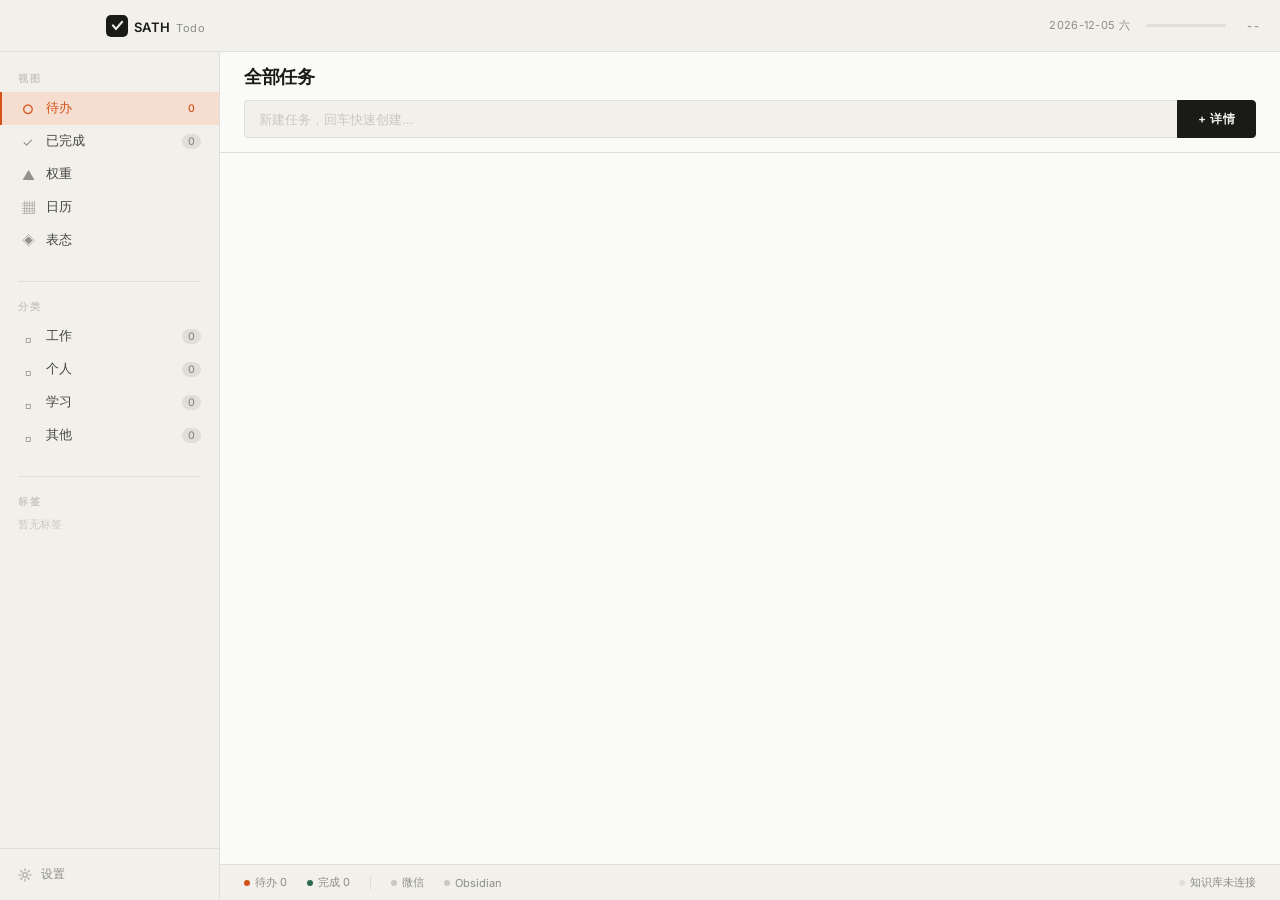
<file: index.html>
<!DOCTYPE html>
<html lang="zh-CN">
<head>
<meta charset="UTF-8">
<meta name="viewport" content="width=device-width, initial-scale=1.0">
<title>SATH - Test</title>
<style>
@import url('https://fonts.googleapis.com/css2?family=Inter:wght@300;400;500;600&display=swap');

*{margin:0;padding:0;box-sizing:border-box;}

:root{
  --cream:#F2F0EB;
  --white:#FAFAF8;
  --dark:#1A1A18;
  --dark-2:#2E2E2A;
  --dark-3:#444440;
  --mid:#8C8C86;
  --light:#C8C8C0;
  --divider:#E0DED8;
  --orange:#D4521A;
  --orange-light:#E8722A;
  --orange-pale:#F5DDD0;
  --green:#2D6A4F;
  --green-pale:#D8EDE5;
  --red:#C0392B;
  --sidebar-w:220px;
  --topbar-h:52px;
}

html,body{height:100%;background:var(--cream);font-family:'Inter','SF Pro Text',-apple-system,sans-serif;font-size:13px;color:var(--dark);-webkit-font-smoothing:antialiased;user-select:none;overflow:hidden;position:fixed;width:100%;}

/* ── LAYOUT ── */
.shell{display:flex;flex-direction:column;height:100vh;background:var(--white);}

/* ── TOPBAR ── */
.topbar{height:var(--topbar-h);display:flex;align-items:center;padding:0 20px 0 106px;border-bottom:1px solid var(--divider);background:var(--cream);flex-shrink:0;gap:0;}
.logo{display:flex;align-items:baseline;gap:6px;flex:1;}
.logo-mark{width:22px;height:22px;background:var(--dark);border-radius:5px;display:flex;align-items:center;justify-content:center;flex-shrink:0;}
.logo-mark svg{width:13px;height:13px;fill:none;stroke:var(--cream);stroke-width:2;stroke-linecap:square;}
.logo-name{font-size:13px;font-weight:600;letter-spacing:.3px;color:var(--dark);}
.logo-sub{font-size:11px;font-weight:400;color:var(--mid);letter-spacing:.5px;}
.topbar-right{display:flex;align-items:center;gap:16px;}
.progress-pill{display:flex;align-items:center;gap:8px;}
.progress-track{width:80px;height:3px;background:var(--divider);border-radius:2px;overflow:hidden;}
.progress-fill{height:100%;background:var(--orange);border-radius:2px;transition:width .4s cubic-bezier(.4,0,.2,1);}
.progress-pct{font-size:11px;font-weight:500;color:var(--mid);min-width:26px;text-align:right;font-variant-numeric:tabular-nums;}
.date-badge{font-size:11px;color:var(--mid);letter-spacing:.3px;}

/* ── BODY ── */
.body{display:flex;flex:1;overflow:hidden;}

/* ── FEEDBACK ARENA ── */
.fb-arena{display:grid;grid-template-columns:1fr 2fr 1fr;grid-template-rows:1fr 2fr 1fr;width:100%;height:100%;box-sizing:border-box;padding:12px;gap:8px;}
.fb-zone{display:flex;align-items:center;justify-content:center;font-size:11px;font-weight:500;letter-spacing:.3px;color:var(--light);border-radius:10px;border:1.5px dashed transparent;transition:background .15s,color .15s,border-color .15s;cursor:default;}
.fb-zone.highlight{background:var(--orange-pale);color:var(--orange);border-color:var(--orange);}
.fb-zone.drop-active{background:var(--orange);color:#fff;border-color:var(--orange);transform:scale(1.03);}
.fb-edge-top{flex-direction:column;gap:4px;}
.fb-edge-bottom{flex-direction:column;gap:4px;}
.fb-corner{font-size:10px;text-align:center;line-height:1.4;}
.fb-center{display:flex;flex-direction:column;align-items:center;justify-content:center;position:relative;gap:12px;}
.fb-stack{position:relative;width:220px;height:180px;}
.fb-card-bg{position:absolute;background:#fff;border:1px solid var(--divider);border-radius:14px;width:220px;height:180px;}
.fb-card-bg.b2{top:8px;left:6px;transform:rotate(2deg);opacity:.5;z-index:1;}
.fb-card-bg.b1{top:4px;left:3px;transform:rotate(1deg);opacity:.7;z-index:2;}
.fb-card{position:absolute;top:0;left:0;width:220px;height:180px;background:#fff;border:1px solid var(--divider);border-radius:14px;padding:18px 20px;box-sizing:border-box;box-shadow:0 4px 24px rgba(0,0,0,.10);cursor:grab;z-index:3;transition:transform .15s,box-shadow .15s;display:flex;flex-direction:column;gap:6px;}
.fb-card:active{cursor:grabbing;box-shadow:0 8px 32px rgba(0,0,0,.15);}
.fb-card.fly-out{transition:transform .3s ease-in,opacity .3s;opacity:0;}
.fb-card-title{font-size:13px;font-weight:600;color:var(--dark);line-height:1.4;overflow:hidden;display:-webkit-box;-webkit-line-clamp:2;-webkit-box-orient:vertical;}
.fb-card-meta{display:flex;align-items:center;gap:6px;flex-wrap:wrap;margin-top:2px;}
.fb-card-tag{font-size:10px;padding:2px 7px;border-radius:20px;background:var(--cream);color:var(--mid);border:1px solid var(--divider);}
.fb-prio-dot{width:6px;height:6px;border-radius:50%;flex-shrink:0;}
.fb-prio-dot.p3{background:#C0392B;}.fb-prio-dot.p2{background:var(--orange);}.fb-prio-dot.p1{background:var(--light);}
.fb-card-summary{font-size:11px;color:var(--mid);line-height:1.5;overflow:hidden;display:-webkit-box;-webkit-line-clamp:3;-webkit-box-orient:vertical;margin-top:2px;}
.fb-counter{font-size:11px;color:var(--light);}
.fb-hint{font-size:10.5px;color:var(--light);text-align:center;line-height:1.8;}
.fb-done{display:flex;align-items:center;justify-content:center;height:100%;font-size:13px;color:var(--light);}
.fb-shortcut{display:inline-block;background:var(--divider);border-radius:3px;padding:1px 5px;font-size:10px;color:var(--dark-3);font-family:'SF Mono',monospace;}
.fb-detail-overlay{position:absolute;inset:0;background:transparent;z-index:30;display:flex;align-items:center;justify-content:center;opacity:0;pointer-events:none;transition:opacity .2s;}
.fb-detail-overlay.open{opacity:1;pointer-events:auto;}
.fb-detail-card{background:#fff;border-radius:18px;width:360px;max-height:78%;display:flex;flex-direction:column;box-shadow:0 24px 80px rgba(0,0,0,.18),0 4px 16px rgba(0,0,0,.08);overflow:hidden;transform:translateY(0) scale(1);transition:transform .22s cubic-bezier(.34,1.56,.64,1),opacity .18s;}
.fb-detail-overlay:not(.open) .fb-detail-card{transform:translateY(16px) scale(.97);}
.fb-detail-head{padding:18px 20px 14px;border-bottom:1px solid var(--divider);flex-shrink:0;}
.fb-detail-title{font-size:14px;font-weight:600;color:var(--dark);margin-bottom:8px;line-height:1.4;}
.fb-detail-meta{display:flex;flex-wrap:wrap;gap:5px;}
.fb-detail-close{position:absolute;top:12px;right:14px;font-size:20px;color:var(--light);background:none;border:none;cursor:pointer;line-height:1;padding:0;}
.fb-detail-close:hover{color:var(--dark-3);}
.fb-detail-body{flex:1;overflow-y:auto;padding:16px 20px;font-size:12px;line-height:1.7;color:var(--dark-3);}
.fb-detail-body h1,.fb-detail-body h2,.fb-detail-body h3{font-size:13px;font-weight:600;color:var(--dark);margin:12px 0 4px;}
.fb-detail-body ul{padding-left:16px;margin:4px 0;}
.fb-detail-body p{margin:4px 0;}
.fb-detail-body hr{border:none;border-top:1px solid var(--divider);margin:10px 0;}
.fb-history-btn{position:absolute;bottom:14px;left:14px;font-size:11px;color:var(--light);cursor:pointer;padding:4px 8px;border-radius:4px;transition:color .15s,background .15s;z-index:10;border:none;background:transparent;font-family:inherit;}
.fb-history-btn:hover{color:var(--dark-3);background:var(--divider);}
.fb-history-drawer{position:absolute;inset:0;background:var(--cream);border-radius:0;z-index:20;display:flex;flex-direction:column;opacity:0;pointer-events:none;transition:opacity .2s;}
.fb-history-drawer.open{opacity:1;pointer-events:auto;}
.fb-history-head{display:flex;align-items:center;justify-content:space-between;padding:16px 18px 12px;border-bottom:1px solid var(--divider);flex-shrink:0;}
.fb-history-title{font-size:13px;font-weight:600;color:var(--dark);}
.fb-history-close{font-size:18px;color:var(--light);cursor:pointer;line-height:1;background:none;border:none;padding:0 2px;font-family:inherit;}
.fb-history-close:hover{color:var(--dark-3);}
.fb-history-list{flex:1;overflow-y:auto;padding:8px 0;}
.fb-history-item{display:flex;align-items:center;gap:10px;padding:10px 18px;transition:background .12s;}
.fb-history-item:hover{background:rgba(0,0,0,.03);}
.fb-history-item-title{flex:1;font-size:12px;color:var(--dark-3);overflow:hidden;white-space:nowrap;text-overflow:ellipsis;}
.fb-history-verdict{font-size:10px;color:var(--mid);white-space:nowrap;display:flex;gap:4px;}
.fb-verdict-chip{padding:2px 6px;border-radius:10px;background:var(--divider);font-size:10px;color:var(--mid);}
.fb-verdict-chip.effective{background:#d4f5d4;color:#2a7a2a;}
.fb-verdict-chip.ineffective{background:#fde8e8;color:#a02020;}
.fb-verdict-chip.accurate{background:#d4e8f5;color:#1a5a8a;}
.fb-verdict-chip.inaccurate{background:#fef3d4;color:#8a5a00;}
.fb-putback-btn{font-size:11px;color:var(--light);cursor:pointer;padding:3px 8px;border-radius:4px;border:1px solid var(--divider);background:transparent;white-space:nowrap;transition:all .15s;font-family:inherit;}
.fb-putback-btn:hover{color:var(--orange);border-color:var(--orange);}
.fb-history-empty{padding:40px 18px;text-align:center;font-size:12px;color:var(--light);}

/* ── SIDEBAR ── */
.sidebar{width:var(--sidebar-w);flex-shrink:0;border-right:1px solid var(--divider);background:var(--cream);display:flex;flex-direction:column;overflow:hidden;padding:20px 0 0;}
.sidebar-scroll{flex:1;overflow-y:auto;padding-bottom:16px;}
.sidebar-footer{flex-shrink:0;border-top:1px solid var(--divider);padding:10px 14px;}
.settings-btn{display:flex;align-items:center;gap:9px;width:100%;padding:7px 4px;border:none;background:transparent;color:var(--mid);font-family:inherit;font-size:12px;cursor:pointer;border-radius:3px;transition:all .15s;text-align:left;}
.settings-btn:hover{background:rgba(0,0,0,.04);color:var(--dark);}
.settings-btn svg{flex-shrink:0;opacity:.6;}
.settings-btn:hover svg{opacity:1;}

.sidebar-section{margin-bottom:24px;}
.sidebar-label{font-size:10px;font-weight:600;letter-spacing:1.8px;text-transform:uppercase;color:var(--light);padding:0 18px;margin-bottom:6px;}
.sidebar-item{display:flex;align-items:center;gap:10px;padding:8px 18px;cursor:pointer;border-left:2px solid transparent;transition:background .15s,border-color .15s;color:var(--dark-3);font-size:12.5px;font-weight:400;}
.sidebar-item:hover{background:rgba(0,0,0,.04);}
.sidebar-item.active{border-left-color:var(--orange);background:var(--orange-pale);color:var(--orange);font-weight:500;}
.sidebar-item .item-icon{width:16px;height:16px;display:flex;align-items:center;justify-content:center;flex-shrink:0;opacity:.55;font-size:13px;}
.sidebar-item.active .item-icon{opacity:1;}
.sidebar-count{margin-left:auto;font-size:10.5px;font-weight:500;color:var(--mid);background:var(--divider);padding:1px 6px;border-radius:20px;}
.sidebar-item.active .sidebar-count{background:var(--orange-pale);color:var(--orange);}
.sidebar-item.drag-over{background:var(--orange-pale);border-left-color:var(--orange);outline:2px dashed var(--orange-light);outline-offset:-2px;}

/* ── TOAST ── */
.sath-toast{position:fixed;bottom:32px;left:50%;transform:translateX(-50%) translateY(20px);background:var(--dark);color:#fff;font-size:12.5px;padding:8px 18px;border-radius:20px;opacity:0;pointer-events:none;transition:opacity .22s,transform .22s;z-index:9999;white-space:nowrap;}
.sath-toast.show{opacity:1;transform:translateX(-50%) translateY(0);}
.sidebar-divider{height:1px;background:var(--divider);margin:6px 18px 18px;}
.sidebar-tags{padding:0 14px;display:flex;flex-wrap:wrap;gap:5px;}
.sidebar-tag{display:inline-flex;align-items:center;gap:3px;padding:4px 9px;border-radius:3px;border:1px solid var(--divider);background:transparent;color:var(--mid);font-family:inherit;font-size:11px;font-weight:500;cursor:pointer;transition:all .15s;letter-spacing:.2px;}
.sidebar-tag:hover{border-color:var(--orange);color:var(--orange);background:var(--orange-pale);}
.sidebar-tag.active{border-color:var(--orange);background:var(--orange);color:#fff;}
.sidebar-tag-count{font-size:10px;opacity:.7;}
.sidebar-tags-empty{padding:0 18px;font-size:11px;color:var(--light);}
.sidebar-tag-more{display:inline-flex;align-items:center;padding:4px 9px;border-radius:3px;border:1px dashed var(--divider);background:transparent;color:var(--light);font-family:inherit;font-size:11px;cursor:pointer;transition:all .15s;}
.sidebar-tag-more:hover{border-color:var(--orange);color:var(--orange);}
/* tag picker popup */
.tag-picker-mask{position:fixed;inset:0;z-index:200;background:rgba(26,26,24,.35);backdrop-filter:blur(3px);display:flex;align-items:center;justify-content:center;}
.tag-picker-popup{background:var(--white);border-radius:12px;box-shadow:0 24px 64px rgba(0,0,0,.18),0 0 0 1px var(--divider);width:340px;max-height:70vh;display:flex;flex-direction:column;overflow:hidden;animation:tagPickerIn .18s cubic-bezier(.34,1.4,.64,1);}
@keyframes tagPickerIn{from{opacity:0;transform:scale(.95) translateY(8px);}to{opacity:1;transform:scale(1) translateY(0);}}
.tag-picker-head{display:flex;align-items:center;justify-content:space-between;padding:16px 18px 12px;border-bottom:1px solid var(--divider);flex-shrink:0;}
.tag-picker-title{font-size:13px;font-weight:600;color:var(--dark);}
.tag-picker-close{width:26px;height:26px;border:none;background:transparent;color:var(--mid);cursor:pointer;border-radius:6px;font-size:16px;display:flex;align-items:center;justify-content:center;transition:background .12s;}
.tag-picker-close:hover{background:var(--divider);}
.tag-picker-grid{display:flex;flex-wrap:wrap;gap:6px;padding:14px 18px;overflow-y:auto;}

/* ── MAIN ── */
.main{flex:1;display:flex;flex-direction:column;overflow:hidden;background:var(--white);}

/* ── TOOLBAR ── */
.toolbar{padding:16px 24px 14px;border-bottom:1px solid var(--divider);flex-shrink:0;}
.toolbar-title{font-size:18px;font-weight:600;letter-spacing:-.3px;color:var(--dark);margin-bottom:14px;line-height:1;}
.toolbar-title span{font-weight:300;color:var(--mid);}
.input-row{display:flex;gap:0;align-items:stretch;}
.task-input{flex:1;height:38px;padding:0 14px;border:1.5px solid var(--divider);border-right:none;background:var(--cream);color:var(--dark);font-family:inherit;font-size:13px;font-weight:400;outline:none;border-radius:4px 0 0 4px;transition:border-color .15s;}
.task-input::placeholder{color:var(--light);}
.task-input:focus{border-color:var(--dark-3);}
.add-btn{height:38px;padding:0 20px;background:var(--dark);color:var(--cream);font-family:inherit;font-size:12px;font-weight:600;letter-spacing:.5px;border:1.5px solid var(--dark);border-radius:0 4px 4px 0;cursor:pointer;transition:background .15s;white-space:nowrap;}
.add-btn:hover{background:var(--dark-2);}
.add-btn:active{background:var(--dark-3);}

/* ── LIST ── */
.list-area{flex:1;overflow-y:auto;padding:0 0 40px;}
.list-area::-webkit-scrollbar{width:4px;}
.list-area::-webkit-scrollbar-track{background:transparent;}
.list-area::-webkit-scrollbar-thumb{background:var(--divider);border-radius:4px;}
.group-header{display:flex;align-items:center;gap:10px;padding:18px 24px 8px;}
.group-line{flex:1;height:1px;background:var(--divider);}
.group-label{font-size:10px;font-weight:600;letter-spacing:1.5px;text-transform:uppercase;color:var(--light);white-space:nowrap;}

/* task row */
.task-row{display:flex;align-items:flex-start;gap:0;padding:0 24px;border-bottom:1px solid transparent;transition:background .1s;cursor:pointer;position:relative;}
.task-row:hover{background:var(--cream);}
.task-row+.task-row{border-top:1px solid var(--divider);}
@keyframes slide-in{from{opacity:0;transform:translateY(-4px)}to{opacity:1;transform:translateY(0)}}

.check-wrap{padding:15px 14px 15px 0;flex-shrink:0;cursor:pointer;z-index:1;}
.check-box{width:17px;height:17px;border:1.5px solid var(--light);border-radius:2px;display:flex;align-items:center;justify-content:center;transition:all .15s;}
.check-wrap:hover .check-box{border-color:var(--orange);}
.check-box.checked{background:var(--dark);border-color:var(--dark);}
.check-box.checked::after{content:'';width:5px;height:8px;border:solid var(--cream);border-width:0 1.5px 1.5px 0;transform:rotate(45deg) translate(0px,-1px);}

.priority-bar{width:3px;border-radius:2px;margin:12px 12px 12px 0;flex-shrink:0;align-self:stretch;}
.priority-bar.high{background:var(--orange);}
.priority-bar.medium{background:var(--light);}
.priority-bar.low{background:var(--divider);}
.priority-bar.ai-running{animation:prio-breathe 1.5s ease-in-out infinite;}
.priority-bar.ai-running.high{background:var(--orange);}
.priority-bar.ai-running.medium{background:var(--light);}
.priority-bar.ai-running.low{background:var(--divider);}
@keyframes prio-breathe{0%,100%{opacity:1;}50%{opacity:.2;}}

.task-body{flex:1;padding:13px 0;min-width:0;}
.task-text{font-size:13px;font-weight:400;color:var(--dark);line-height:1.5;word-break:break-word;}
.task-row.done .task-text{color:var(--light);text-decoration:line-through;text-decoration-color:var(--light);}
.task-foot{display:flex;align-items:center;gap:8px;margin-top:4px;flex-wrap:wrap;}
.cat-tag{font-size:10px;font-weight:500;letter-spacing:.5px;text-transform:uppercase;color:var(--mid);background:var(--divider);padding:2px 6px;border-radius:2px;}
.task-date{font-size:11px;color:var(--light);font-variant-numeric:tabular-nums;}
.task-tag-chip{font-size:10px;padding:2px 6px;border-radius:2px;background:rgba(212,82,26,.1);color:var(--orange);font-weight:500;}
.due-label{font-size:11px;color:var(--mid);}
.due-label.overdue{color:var(--red);}

.task-actions{display:flex;align-items:center;gap:0;opacity:0;padding:0 0 0 8px;transition:opacity .15s;align-self:flex-start;padding-top:11px;}
.task-row:hover .task-actions{opacity:1;}
.act-btn{width:28px;height:28px;border:none;background:transparent;color:var(--light);cursor:pointer;display:flex;align-items:center;justify-content:center;border-radius:3px;font-size:13px;transition:all .12s;font-family:inherit;}
.act-btn:hover{background:var(--divider);color:var(--dark);}
.act-btn.del:hover{background:#FDECEA;color:var(--orange);}

/* empty */
.empty-state{display:flex;flex-direction:column;align-items:center;justify-content:center;padding:80px 40px;color:var(--light);text-align:center;}
.empty-grid{display:grid;grid-template-columns:repeat(4,28px);grid-template-rows:repeat(3,28px);gap:6px;margin-bottom:24px;opacity:.4;}
.empty-grid span{display:block;background:var(--divider);border-radius:2px;}
.empty-grid span:nth-child(3n+1){background:var(--light);}
.empty-msg{font-size:13px;font-weight:400;color:var(--mid);letter-spacing:.3px;}
.empty-sub{font-size:11px;color:var(--light);margin-top:6px;letter-spacing:.5px;}

/* statusbar */
.statusbar{border-top:1px solid var(--divider);background:var(--cream);padding:0 24px;height:36px;display:flex;align-items:center;gap:20px;flex-shrink:0;}
.statusbar .status-right{margin-left:auto;display:flex;align-items:center;gap:20px;}
.kb-indicator{display:flex;align-items:center;gap:5px;font-size:11px;color:var(--mid);cursor:pointer;transition:color .15s;}
.kb-indicator:hover{color:var(--dark-2);}
.kb-dot{width:6px;height:6px;border-radius:50%;background:var(--divider);flex-shrink:0;}
.kb-dot.connected{background:var(--green);}
.status-item{display:flex;align-items:center;gap:5px;font-size:11px;color:var(--mid);}
.status-dot{width:6px;height:6px;border-radius:50%;background:var(--light);}
.status-dot.active{background:var(--orange);}
.status-dot.done-dot{background:var(--green);}
.status-dot.conn-ok{background:#2D6A4F;}
.status-dot.conn-off{background:var(--light);}
.status-sep{width:1px;height:14px;background:var(--divider);}

/* ══ OVERLAY ══ */
.overlay{position:fixed;inset:0;background:rgba(26,26,24,.45);backdrop-filter:blur(4px);z-index:100;display:flex;align-items:center;justify-content:center;opacity:0;pointer-events:none;transition:opacity .2s;}
.overlay.open{opacity:1;pointer-events:all;}

/* ── ADD MODAL ── */
.modal{width:540px;max-height:85vh;background:var(--white);border-radius:8px;box-shadow:0 24px 64px rgba(0,0,0,.18),0 0 0 1px var(--divider);display:flex;flex-direction:column;transform:translateY(12px) scale(.98);transition:transform .2s cubic-bezier(.4,0,.2,1);overflow:hidden;}
.overlay.open .modal{transform:translateY(0) scale(1);}

.modal-header{padding:20px 24px 16px;border-bottom:1px solid var(--divider);flex-shrink:0;}
.modal-header-top{display:flex;align-items:center;justify-content:space-between;margin-bottom:14px;}
.modal-title-input{font-size:16px;font-weight:500;color:var(--dark);border:none;outline:none;background:transparent;font-family:inherit;width:100%;letter-spacing:-.2px;}
.modal-title-input::placeholder{color:var(--light);font-weight:300;}
.modal-close{width:28px;height:28px;border:none;background:transparent;color:var(--mid);cursor:pointer;border-radius:4px;display:flex;align-items:center;justify-content:center;font-size:16px;flex-shrink:0;transition:all .12s;}
.modal-close:hover{background:var(--divider);color:var(--dark);}
.modal-meta-row{display:flex;flex-direction:column;gap:12px;}
.meta-row-group{display:flex;align-items:center;gap:10px;}
.meta-row-label{font-size:10px;font-weight:600;letter-spacing:1.4px;text-transform:uppercase;color:var(--light);width:36px;flex-shrink:0;}
.pill-opts{display:flex;gap:6px;}
.pill-opt{padding:5px 13px;border:1.5px solid var(--divider);border-radius:3px;font-family:inherit;font-size:12px;font-weight:500;color:var(--mid);background:var(--cream);cursor:pointer;transition:all .15s;letter-spacing:.2px;}
.pill-opt:hover{border-color:var(--dark-3);color:var(--dark);}
.pill-opt.sel-high{border-color:var(--orange);background:var(--orange);color:#fff;}
.pill-opt.sel-medium{border-color:var(--dark);background:var(--dark);color:var(--cream);}
.pill-opt.sel-low{border-color:var(--dark-3);background:transparent;color:var(--dark-3);}
.pill-opt.sel-cat{border-color:var(--dark);background:var(--dark);color:var(--cream);}

.modal-body{overflow-y:auto;padding:0;flex:1;}
.modal-body::-webkit-scrollbar{width:4px;}
.modal-body::-webkit-scrollbar-thumb{background:var(--divider);}

.modal-section{padding:16px 24px;border-bottom:1px solid var(--divider);}
.modal-section:last-child{border-bottom:none;}
.section-label{font-size:10px;font-weight:600;letter-spacing:1.5px;text-transform:uppercase;color:var(--light);margin-bottom:10px;}

.datetime-row{display:flex;gap:8px;}
.dt-field{flex:1;display:flex;flex-direction:column;gap:4px;}
.dt-field label{font-size:10px;font-weight:600;letter-spacing:1px;text-transform:uppercase;color:var(--light);}
.dt-input{width:100%;padding:8px 10px;border:1.5px solid var(--divider);border-radius:4px;background:var(--cream);color:var(--dark);font-family:inherit;font-size:12px;outline:none;transition:border-color .15s;}
.dt-input:focus{border-color:var(--dark-3);}
.dt-input::-webkit-calendar-picker-indicator{opacity:.4;cursor:pointer;}

.note-input{width:100%;padding:8px 10px;border:1.5px solid var(--divider);border-radius:4px;background:var(--cream);color:var(--dark);font-family:inherit;font-size:13px;outline:none;resize:none;min-height:64px;transition:border-color .15s;line-height:1.6;}
.note-input:focus{border-color:var(--dark-3);}
.note-input::placeholder{color:var(--light);}

.modal-footer{padding:14px 24px;border-top:1px solid var(--divider);display:flex;justify-content:flex-end;gap:8px;flex-shrink:0;background:var(--cream);}
.btn-cancel{padding:8px 18px;border:1.5px solid var(--divider);border-radius:4px;background:transparent;color:var(--dark-3);font-family:inherit;font-size:12px;font-weight:500;cursor:pointer;transition:all .15s;}
.btn-cancel:hover{border-color:var(--dark-3);}
.btn-save{padding:8px 20px;border:1.5px solid var(--dark);border-radius:4px;background:var(--dark);color:var(--cream);font-family:inherit;font-size:12px;font-weight:600;letter-spacing:.3px;cursor:pointer;transition:background .15s;}
.btn-save:hover{background:var(--dark-2);}

/* ── DETAIL MODAL ── */
.detail-modal{width:520px;max-height:82vh;background:var(--white);border-radius:8px;box-shadow:0 24px 64px rgba(0,0,0,.18),0 0 0 1px var(--divider);display:flex;flex-direction:column;transform:translateY(12px) scale(.98);transition:all .25s cubic-bezier(.4,0,.2,1);overflow:hidden;}
.detail-modal.has-ai{width:768px;}
.overlay.open .detail-modal{transform:translateY(0) scale(1);}
.detail-columns{display:flex;flex:1;overflow:hidden;}
.detail-left{flex:4;min-width:0;display:flex;flex-direction:column;overflow:hidden;}
.detail-right{flex:6;min-width:0;border-left:1px solid var(--divider);display:flex;flex-direction:column;overflow:hidden;background:var(--cream);}
.detail-right-header{padding:16px 20px 12px;border-bottom:1px solid var(--divider);flex-shrink:0;}
.detail-right-title{font-size:10px;font-weight:700;letter-spacing:1.8px;text-transform:uppercase;color:var(--orange);}
.detail-right-body{flex:1;overflow-y:auto;padding:0;}
.detail-right-body::-webkit-scrollbar{width:4px;}
.detail-right-body::-webkit-scrollbar-thumb{background:var(--divider);}
.ai-live-status{padding:14px 24px;border-top:1px solid var(--divider);flex-shrink:0;background:var(--cream);display:flex;flex-direction:column;justify-content:center;min-height:59px;box-sizing:border-box;}
.ai-live-logs{font-size:11px;color:var(--mid);line-height:1.5;font-family:'SF Mono',Menlo,monospace;letter-spacing:.2px;display:flex;flex-direction:column;justify-content:flex-end;}
.ai-live-row{display:flex;align-items:center;gap:6px;padding:1px 0;}
.ai-live-dot{width:5px;height:5px;border-radius:50%;background:var(--orange);flex-shrink:0;animation:pulse .8s infinite;}
.ai-live-dot.done{background:var(--green);animation:none;}
.ai-live-text{color:var(--mid);font-size:12px;}
.detail-header{padding:22px 24px 18px;border-bottom:1px solid var(--divider);flex-shrink:0;}
.detail-toprow{display:flex;align-items:flex-start;gap:12px;margin-bottom:14px;}
.detail-check{width:20px;height:20px;border:1.5px solid var(--light);border-radius:2px;display:flex;align-items:center;justify-content:center;cursor:pointer;flex-shrink:0;margin-top:2px;transition:all .15s;}
.detail-check:hover{border-color:var(--orange);}
.detail-check.checked{background:var(--dark);border-color:var(--dark);}
.detail-check.checked::after{content:'';width:6px;height:9px;border:solid var(--cream);border-width:0 1.5px 1.5px 0;transform:rotate(45deg) translate(0,-1px);}
.detail-title-text{font-size:17px;font-weight:500;letter-spacing:-.3px;color:var(--dark);line-height:1.4;flex:1;}
.detail-title-text.done{color:var(--light);text-decoration:line-through;}
.detail-close{width:28px;height:28px;border:none;background:transparent;color:var(--mid);cursor:pointer;border-radius:4px;display:flex;align-items:center;justify-content:center;font-size:16px;flex-shrink:0;transition:all .12s;}
.detail-close:hover{background:var(--divider);color:var(--dark);}
.detail-chips{display:flex;gap:8px;flex-wrap:wrap;}
.detail-chip{display:flex;align-items:center;gap:5px;padding:4px 10px;border:1px solid var(--divider);border-radius:3px;font-size:11px;color:var(--mid);background:var(--cream);}
.detail-chip .dot{width:6px;height:6px;border-radius:50%;}
.dot-high{background:var(--orange);}
.dot-medium{background:var(--light);}
.dot-low{background:var(--divider);}
.detail-body{overflow-y:auto;flex:1;padding:0;min-height:0;}
.detail-body::-webkit-scrollbar{width:4px;}
.detail-body::-webkit-scrollbar-thumb{background:var(--divider);}
.detail-section{padding:14px 24px;border-bottom:1px solid var(--divider);}
.detail-section:last-child{border-bottom:none;}
.detail-section-label{font-size:10px;font-weight:600;letter-spacing:1.5px;text-transform:uppercase;color:var(--light);margin-bottom:10px;}
.detail-info-row{display:flex;align-items:center;gap:10px;margin-bottom:6px;font-size:12.5px;color:var(--dark-3);}
.detail-info-row:last-child{margin-bottom:0;}
.info-icon{width:16px;font-size:13px;text-align:center;color:var(--light);flex-shrink:0;}
.detail-note{font-size:13px;color:var(--dark-3);line-height:1.6;white-space:pre-wrap;}
.detail-footer{padding:14px 24px;border-top:1px solid var(--divider);display:flex;justify-content:space-between;align-items:center;flex-shrink:0;background:var(--cream);}
.detail-footer-left{display:flex;gap:8px;}
.fb-matrix-btn{font-size:11px;padding:4px 9px;border:1px solid var(--divider);border-radius:6px;background:transparent;color:var(--dark-3);cursor:pointer;font-family:inherit;transition:all .12s;}
.fb-matrix-btn:hover{background:var(--cream);border-color:var(--mid);}
.fb-matrix-btn.active-good{background:var(--green-pale);border-color:var(--green);color:var(--green);font-weight:600;}
.fb-matrix-btn.active-bad{background:#FDECEA;border-color:var(--orange);color:var(--orange);font-weight:600;}
.btn-edit{padding:8px 16px;border:1.5px solid var(--dark);border-radius:4px;background:var(--dark);color:var(--cream);font-family:inherit;font-size:12px;font-weight:600;cursor:pointer;transition:background .15s;}
.btn-edit:hover{background:var(--dark-2);}
.btn-del{padding:8px 14px;border:1.5px solid var(--divider);border-radius:4px;background:transparent;color:var(--mid);font-family:inherit;font-size:12px;cursor:pointer;transition:all .15s;}
.btn-del:hover{border-color:var(--orange);color:var(--orange);background:#FDECEA;}

/* ══ SETTINGS MODAL ══ */
.settings-modal{width:640px;height:480px;background:var(--white);border-radius:8px;box-shadow:0 24px 64px rgba(0,0,0,.18),0 0 0 1px var(--divider);display:flex;flex-direction:row;transform:translateY(12px) scale(.98);transition:transform .2s cubic-bezier(.4,0,.2,1);overflow:hidden;}
.overlay.open .settings-modal{transform:translateY(0) scale(1);}
.settings-nav{width:148px;flex-shrink:0;background:var(--cream);border-right:1px solid var(--divider);display:flex;flex-direction:column;padding:16px 0;}
.settings-nav-title{font-size:10px;font-weight:600;letter-spacing:1.5px;text-transform:uppercase;color:var(--light);padding:0 16px;margin-bottom:8px;}
.settings-nav-item{display:flex;align-items:center;gap:8px;padding:8px 16px;cursor:pointer;border-left:2px solid transparent;font-size:12.5px;color:var(--dark-3);transition:all .12s;}
.settings-nav-item:hover{background:rgba(0,0,0,.04);}
.settings-nav-item.active{border-left-color:var(--orange);background:var(--orange-pale);color:var(--orange);font-weight:500;}
.settings-nav-icon{width:14px;text-align:center;font-size:12px;opacity:.6;}
.settings-nav-item.active .settings-nav-icon{opacity:1;}
.settings-nav-spacer{flex:1;}
.settings-nav-close{margin:0 10px;padding:7px 6px;border:none;background:transparent;color:var(--mid);font-family:inherit;font-size:11px;cursor:pointer;border-radius:3px;text-align:left;transition:all .12s;display:flex;align-items:center;gap:6px;}
.settings-nav-close:hover{background:var(--divider);color:var(--dark);}
.settings-content{flex:1;display:flex;flex-direction:column;overflow:hidden;}
.settings-content-header{padding:16px 22px 14px;border-bottom:1px solid var(--divider);flex-shrink:0;}
.settings-content-title{font-size:14px;font-weight:600;letter-spacing:-.2px;}
.settings-pane{display:none;flex:1;overflow-y:auto;padding:0;}
.settings-pane.active{display:block;}
.settings-pane::-webkit-scrollbar{width:4px;}
.settings-pane::-webkit-scrollbar-thumb{background:var(--divider);}
.settings-section{padding:14px 22px;border-bottom:1px solid var(--divider);}
.settings-section:last-child{border-bottom:none;}
.settings-section-title{font-size:10px;font-weight:600;letter-spacing:1.5px;text-transform:uppercase;color:var(--light);margin-bottom:10px;}
.settings-row{display:flex;align-items:center;justify-content:space-between;padding:6px 0;border-bottom:1px solid var(--divider);}
.settings-row:last-child{border-bottom:none;}
.settings-row-label{font-size:13px;color:var(--dark);}
.settings-row-sub{font-size:11px;color:var(--light);margin-top:2px;}
.settings-val{font-size:12px;color:var(--mid);}
.settings-btn-action{padding:6px 12px;border:1.5px solid var(--divider);border-radius:4px;background:transparent;color:var(--dark-3);font-family:inherit;font-size:12px;cursor:pointer;transition:all .15s;}
.settings-btn-action:hover{border-color:var(--dark-3);background:var(--cream);}
.settings-btn-danger{padding:6px 12px;border:1.5px solid var(--divider);border-radius:4px;background:transparent;color:var(--mid);font-family:inherit;font-size:12px;cursor:pointer;transition:all .15s;}
.settings-btn-danger:hover{border-color:var(--orange);color:var(--orange);background:#FDECEA;}
.conn-btn{padding:6px 12px;border:1.5px solid var(--divider);border-radius:4px;background:transparent;color:var(--dark-3);font-family:inherit;font-size:12px;cursor:pointer;transition:all .15s;white-space:nowrap;}
.conn-btn:hover{border-color:var(--dark-3);background:var(--cream);}
.conn-btn.primary{background:var(--dark);border-color:var(--dark);color:var(--cream);}
.conn-btn.primary:hover{background:var(--dark-2);}
.conn-btn:disabled{opacity:.4;cursor:default;}
.conn-log{margin-top:8px;padding:8px 10px;background:var(--cream);border-radius:3px;font-size:11px;color:var(--mid);line-height:1.6;min-height:28px;border:1px solid var(--divider);display:none;}
.conn-log.show{display:block;}
.btn-save.edit-mode{background:var(--orange);border-color:var(--orange);}
.settings-check{display:flex;align-items:flex-start;gap:8px;font-size:12px;color:var(--dark-2);cursor:pointer;line-height:1.5;margin-bottom:8px;font-weight:400;letter-spacing:0;text-transform:none;}
.settings-check input[type="checkbox"]{flex-shrink:0;margin-top:3px;}
.tag-add-btn{padding:6px 12px;border:1.5px solid var(--divider);border-radius:4px;background:var(--cream);color:var(--dark-3);font-family:inherit;font-size:12px;cursor:pointer;transition:all .15s;white-space:nowrap;}
.tag-add-btn:hover{border-color:var(--dark-3);}
.settings-about{display:flex;flex-direction:column;gap:8px;padding:18px 22px;}
.settings-about-name{font-size:18px;font-weight:600;letter-spacing:-.3px;}
.settings-about-ver{font-size:11px;color:var(--mid);}
.settings-about-desc{font-size:12px;color:var(--mid);line-height:1.7;margin-top:4px;}
.settings-field{display:flex;flex-direction:column;gap:5px;margin-bottom:12px;}
.settings-field:last-child{margin-bottom:0;}
.settings-field > label{font-size:10px;font-weight:600;letter-spacing:1.2px;text-transform:uppercase;color:var(--light);}
.settings-field input,.settings-field textarea{padding:8px 10px;border:1.5px solid var(--divider);border-radius:4px;background:var(--cream);color:var(--dark);font-family:inherit;font-size:13px;outline:none;transition:border-color .15s;width:100%;}
.settings-field input:focus,.settings-field textarea:focus{border-color:var(--dark-3);}
.settings-field input::placeholder{color:var(--light);}
.conn-block{padding:16px 22px;border-bottom:1px solid var(--divider);}
.conn-block:last-child{border-bottom:none;}
.conn-head{display:flex;align-items:center;justify-content:space-between;margin-bottom:12px;}
.conn-title{display:flex;align-items:center;gap:8px;}
.conn-name{font-size:13px;font-weight:600;color:var(--dark);}
.conn-desc{font-size:11px;color:var(--light);margin-top:1px;}
.conn-status{display:flex;align-items:center;gap:5px;font-size:11px;color:var(--light);}
.conn-dot{width:6px;height:6px;border-radius:50%;background:var(--divider);flex-shrink:0;}
.conn-dot.ok{background:var(--green);}

/* AI content rendering */
.ai-agent-content{font-size:12.5px;color:var(--dark-3);line-height:1.45;white-space:pre-wrap;}
.ai-agent-content h1{font-size:14px;font-weight:600;color:var(--dark);margin:10px 0 2px;letter-spacing:-.1px;}
.ai-agent-content h2{font-size:13px;font-weight:600;color:var(--dark);margin:8px 0 2px;}
.ai-agent-content h3{font-size:12.5px;font-weight:600;color:var(--dark);margin:6px 0 1px;}
.ai-agent-content ul,.ai-agent-content ol{margin:2px 0;padding-left:16px;}
.ai-agent-content li{margin-bottom:1px;line-height:1.4;}
.ai-agent-content strong{font-weight:600;color:var(--dark);}
.ai-agent-content em{font-style:italic;color:var(--mid);}
.ai-agent-content code{font-size:11px;background:var(--cream);padding:0 4px;border-radius:2px;border:1px solid var(--divider);}
.ai-agent-content blockquote{border-left:3px solid var(--orange);padding:4px 12px;margin:6px 0;color:var(--mid);background:rgba(212,82,26,.04);border-radius:0 4px 4px 0;}
.ai-agent-content hr{border:none;border-top:1px solid var(--divider);margin:8px 0;}
.ai-agent-content table{width:100%;border-collapse:collapse;margin:6px 0;font-size:11px;}
.ai-agent-content td,.ai-agent-content th{padding:4px 8px;border:1px solid var(--divider);text-align:left;}
.ai-agent-content tr:first-child td{font-weight:600;background:var(--cream);}
.ai-agent-content p{margin:0 0 4px;}
.ai-agent-content br+br{display:none;}

/* ══ CALENDAR VIEW ══ */
.cal-view{display:flex;flex-direction:column;flex:1;overflow:hidden;}
.cal-month{flex-shrink:0;padding:16px 24px 14px;border-bottom:1px solid var(--divider);}
.cal-nav{display:flex;align-items:center;justify-content:space-between;margin-bottom:14px;}
.cal-nav-title{font-size:14px;font-weight:600;letter-spacing:-.2px;color:var(--dark);}
.cal-nav-btns{display:flex;gap:4px;}
.cal-nav-btn{width:26px;height:26px;border:1.5px solid var(--divider);border-radius:3px;background:var(--cream);color:var(--dark-3);cursor:pointer;display:flex;align-items:center;justify-content:center;font-size:13px;transition:all .12s;}
.cal-nav-btn:hover{border-color:var(--dark-3);color:var(--dark);}
.cal-grid{display:grid;grid-template-columns:repeat(7,1fr);gap:2px;}
.cal-weekday{text-align:center;font-size:10px;font-weight:600;letter-spacing:1.2px;text-transform:uppercase;color:var(--light);padding:0 0 8px;}
.cal-day{position:relative;display:flex;flex-direction:column;align-items:center;padding:5px 2px 6px;border-radius:4px;cursor:pointer;transition:background .12s;min-height:38px;}
.cal-day:hover{background:rgba(0,0,0,.04);}
.cal-day.other-month .cal-day-num{color:var(--divider);}
.cal-day.today .cal-day-num{color:var(--orange);font-weight:600;}
.cal-day.selected{background:var(--dark);}
.cal-day.selected .cal-day-num{color:var(--cream);}
.cal-day.today.selected .cal-day-num{color:var(--cream);}
.cal-day-num{font-size:12px;font-weight:400;color:var(--dark-3);line-height:1;font-variant-numeric:tabular-nums;}
.cal-dots{display:flex;gap:2px;margin-top:4px;flex-wrap:wrap;justify-content:center;max-width:28px;}
.cal-dot{width:4px;height:4px;border-radius:50%;background:var(--light);flex-shrink:0;}
.cal-dot.high{background:var(--orange);}
.cal-dot.done{background:var(--divider);}
.cal-day.selected .cal-dot{background:rgba(255,255,255,.4);}
.cal-day.selected .cal-dot.high{background:rgba(255,255,255,.7);}
.cal-waterfall{flex:1;overflow-y:auto;padding:0 0 60px;}
.cal-waterfall::-webkit-scrollbar{width:4px;}
.cal-waterfall::-webkit-scrollbar-thumb{background:var(--divider);}
.wf-day-block{padding:20px 24px 0;}
.wf-day-header{display:flex;align-items:center;gap:12px;margin-bottom:14px;}
.wf-day-line{flex:1;height:1px;background:var(--divider);}
.wf-day-label{font-size:10px;font-weight:600;letter-spacing:1.5px;text-transform:uppercase;color:var(--mid);white-space:nowrap;}
.wf-day-label.is-today{color:var(--orange);}
.wf-day-label.is-past{color:var(--light);}
.wf-timeline{display:flex;flex-direction:column;gap:8px;padding-left:16px;border-left:1.5px solid var(--divider);margin-left:4px;}
.wf-card{position:relative;background:var(--cream);border:1px solid var(--divider);border-radius:5px;padding:11px 13px 10px;cursor:pointer;transition:all .15s;animation:slide-in .2s ease;}
.wf-card:hover{border-color:var(--dark-3);background:var(--white);}
.wf-card:active{cursor:grabbing;}
.wf-card::before{content:'';position:absolute;left:-17px;top:14px;width:6px;height:6px;border-radius:50%;background:var(--divider);border:1.5px solid var(--white);}
.wf-card.prio-high::before{background:var(--orange);}
.wf-card.prio-medium::before{background:var(--dark-3);}
.wf-card.wf-done{opacity:.55;}
.wf-card.wf-done .wf-title{text-decoration:line-through;color:var(--light);}
.wf-time{font-size:10px;font-weight:600;letter-spacing:.5px;color:var(--mid);margin-bottom:4px;font-variant-numeric:tabular-nums;}
.wf-title{font-size:13px;font-weight:400;color:var(--dark);line-height:1.4;}
.wf-meta{display:flex;gap:8px;margin-top:6px;align-items:center;flex-wrap:wrap;}
.wf-cat{font-size:10px;font-weight:500;letter-spacing:.5px;text-transform:uppercase;color:var(--mid);background:var(--divider);padding:2px 5px;border-radius:2px;}
.wf-tag{font-size:10px;padding:2px 5px;border-radius:2px;background:rgba(212,82,26,.1);color:var(--orange);font-weight:500;}
.wf-sub{font-size:11px;color:var(--mid);}
.wf-check{position:absolute;right:11px;top:11px;width:16px;height:16px;border:1.5px solid var(--light);border-radius:2px;display:flex;align-items:center;justify-content:center;cursor:pointer;transition:all .12s;flex-shrink:0;}
.wf-check:hover{border-color:var(--orange);}
.wf-check.checked{background:var(--dark);border-color:var(--dark);}
.wf-check.checked::after{content:'';width:4px;height:7px;border:solid var(--cream);border-width:0 1.5px 1.5px 0;transform:rotate(45deg) translate(0,-1px);}
.wf-empty{display:flex;flex-direction:column;align-items:center;justify-content:center;padding:40px 24px;color:var(--light);text-align:center;font-size:12px;}
.wf-empty-icon{font-size:28px;margin-bottom:12px;opacity:.3;}
.wf-empty-text{color:var(--mid);}
.wf-empty-sub{font-size:11px;color:var(--light);margin-top:4px;}

/* knowledge base */
.kb-grid{display:grid;grid-template-columns:repeat(3,1fr);gap:10px;margin-bottom:14px;}
.kb-more-grid{display:none;grid-template-columns:repeat(3,1fr);gap:10px;margin-bottom:14px;padding:12px;border-radius:8px;background:rgba(0,0,0,.02);border:1px dashed var(--divider);}
.kb-more-grid.open{display:grid;}
.kb-item.more-toggle .kb-icon{transition:transform .2s;}
.kb-item.more-toggle.expanded .kb-icon{transform:rotate(180deg);}
.kb-item{display:flex;flex-direction:column;align-items:center;justify-content:center;gap:6px;padding:18px 8px;border-radius:8px;border:1.5px solid var(--divider);cursor:pointer;transition:all .15s;}
.kb-item:hover{border-color:var(--dark-3);background:rgba(0,0,0,.02);}
.kb-item.editing{border-color:var(--orange);background:var(--orange-pale);}
.kb-item.configured{border-color:var(--green);position:relative;}
.kb-item.configured::after{content:'';position:absolute;top:6px;right:6px;width:6px;height:6px;border-radius:50%;background:var(--green);}
.kb-item.configured.editing{border-color:var(--orange);}
.kb-icon{color:var(--dark-3);width:24px;height:24px;flex-shrink:0;}
.kb-item.editing .kb-icon{color:var(--orange);}
.kb-name{font-size:12px;color:var(--mid);font-weight:500;white-space:nowrap;}
.kb-item.editing .kb-name{color:var(--orange);}
.kb-detail{margin-top:8px;padding:16px;border-radius:8px;background:var(--cream);border:1px solid var(--divider);}
.kb-detail-head{display:flex;justify-content:space-between;align-items:center;margin-bottom:12px;}
.kb-detail-title{font-size:13px;font-weight:600;color:var(--dark);}
.kb-detail-close{background:none;border:none;color:var(--mid);cursor:pointer;font-size:13px;padding:2px 6px;border-radius:3px;}
.kb-detail-close:hover{background:var(--divider);color:var(--dark);}

.risk-opt{display:flex;align-items:flex-start;gap:10px;padding:12px 14px;border-radius:6px;border:1.5px solid var(--divider);cursor:pointer;transition:all .15s;}
.risk-opt:hover{border-color:var(--dark-3);background:rgba(0,0,0,.02);}
.risk-opt.selected{border-color:var(--orange);background:var(--orange-pale);}
.risk-opt input[type="radio"]{margin-top:3px;accent-color:var(--orange);}

@keyframes pulse{0%,100%{opacity:1}50%{opacity:.3}}
@keyframes slide-in{from{opacity:0;transform:translateY(-4px)}to{opacity:1;transform:translateY(0)}}
</style>
</head>
<body>
<div class="shell">

  <!-- TOPBAR -->
  <div class="topbar">
    <div class="logo">
      <div class="logo-mark">
        <svg viewBox="0 0 13 13"><polyline points="2,6.5 5,10 11,3"/></svg>
      </div>
      <span class="logo-name">SATH</span>
      <span class="logo-sub">Todo</span>
    </div>
    <div class="topbar-right">
      <div class="date-badge" id="dateLabel"></div>
      <div class="progress-pill">
        <div class="progress-track"><div class="progress-fill" id="progressFill" style="width:0%"></div></div>
        <div class="progress-pct" id="progressPct">--</div>
      </div>
    </div>
  </div>

  <!-- BODY -->
  <div class="body">
    <!-- SIDEBAR -->
    <div class="sidebar">
    <div class="sidebar-scroll">
      <div class="sidebar-section">
        <div class="sidebar-label">视图</div>
        <div class="sidebar-item active" data-filter="pending" onclick="setFilter('pending',this)">
          <span class="item-icon">○</span>待办
          <span class="sidebar-count" id="cnt-pending">0</span>
        </div>
        <div class="sidebar-item" data-filter="done" onclick="setFilter('done',this)">
          <span class="item-icon">✓</span>已完成
          <span class="sidebar-count" id="cnt-done">0</span>
        </div>
        <div class="sidebar-item" data-filter="high" onclick="setFilter('high',this)">
          <span class="item-icon">▲</span>权重
        </div>
        <div class="sidebar-item" data-filter="calendar" onclick="setFilter('calendar',this)">
          <span class="item-icon">▦</span>日历
        </div>
        <div class="sidebar-item" data-filter="feedback" onclick="setFilter('feedback',this)">
          <span class="item-icon">◈</span>表态
        </div>
      </div>
      <div class="sidebar-divider"></div>
      <div class="sidebar-section">
        <div class="sidebar-label">分类</div>
        <div class="sidebar-item" data-filter="cat-work" data-cat="work" onclick="setFilter('cat-work',this)" ondragover="_catDragOver(event,this)" ondragleave="_catDragLeave(this)" ondrop="_catDrop(event,'work','工作',this)">
          <span class="item-icon">◻</span>工作
          <span class="sidebar-count" id="cnt-work">0</span>
        </div>
        <div class="sidebar-item" data-filter="cat-personal" data-cat="personal" onclick="setFilter('cat-personal',this)" ondragover="_catDragOver(event,this)" ondragleave="_catDragLeave(this)" ondrop="_catDrop(event,'personal','个人',this)">
          <span class="item-icon">◻</span>个人
          <span class="sidebar-count" id="cnt-personal">0</span>
        </div>
        <div class="sidebar-item" data-filter="cat-study" data-cat="study" onclick="setFilter('cat-study',this)" ondragover="_catDragOver(event,this)" ondragleave="_catDragLeave(this)" ondrop="_catDrop(event,'study','学习',this)">
          <span class="item-icon">◻</span>学习
          <span class="sidebar-count" id="cnt-study">0</span>
        </div>
        <div class="sidebar-item" data-filter="cat-other" data-cat="other" onclick="setFilter('cat-other',this)" ondragover="_catDragOver(event,this)" ondragleave="_catDragLeave(this)" ondrop="_catDrop(event,'other','其他',this)">
          <span class="item-icon">◻</span>其他
          <span class="sidebar-count" id="cnt-other">0</span>
        </div>
      </div>
      <div class="sidebar-divider"></div>
      <div class="sidebar-section">
        <div class="sidebar-label">标签</div>
        <div id="sidebarTags"><span class="sidebar-tags-empty">暂无标签</span></div>
      </div>
    </div>
    <div class="sidebar-footer">
      <button class="settings-btn" onclick="openSettings()">
        <svg width="14" height="14" viewBox="0 0 14 14" fill="none" stroke="currentColor" stroke-width="1.5" stroke-linecap="round">
          <circle cx="7" cy="7" r="2.2"/>
          <path d="M7 1v1.5M7 11.5V13M1 7h1.5M11.5 7H13M2.9 2.9l1.1 1.1M10 10l1.1 1.1M2.9 11.1L4 10M10 4l1.1-1.1"/>
        </svg>
        设置
      </button>
    </div>
    </div>

    <!-- MAIN -->
    <div class="main">
      <div class="toolbar">
        <div class="toolbar-title" id="viewTitle">全部任务 <span id="viewCount"></span></div>
        <div class="input-row">
          <input class="task-input" type="text" id="taskInput" placeholder="新建任务，回车快速创建…" onkeydown="if(event.key==='Enter')quickCreate()">
          <button class="add-btn" onclick="openAddModal()">+ 详情</button>
        </div>
      </div>
      <div class="list-area" id="listArea"></div>
      <div class="statusbar">
        <div class="status-item"><span class="status-dot active"></span><span id="statPending">待办 0</span></div>
        <div class="status-item"><span class="status-dot done-dot"></span><span id="statDone">完成 0</span></div>
        <div class="status-sep"></div>
        <div class="status-item" title="微信连接状态" onclick="openSettings();setTimeout(()=>switchTab('wx',document.querySelector('.settings-nav-item[onclick*=wx]')),100)" style="cursor:pointer;">
          <span class="status-dot" id="sbWxDot" style="background:var(--light);"></span>
          <span id="sbWxLabel">微信</span>
        </div>
        <div class="status-item" title="Obsidian 连接状态" onclick="openSettings();setTimeout(()=>switchTab('agent',document.querySelector('.settings-nav-item[onclick*=agent]')),100)" style="cursor:pointer;">
          <span class="status-dot" id="sbObsDot" style="background:var(--light);"></span>
          <span id="sbObsLabel">Obsidian</span>
        </div>
        <div class="status-right">
          <div class="kb-indicator" id="kbIndicator" onclick="openSettings();setTimeout(()=>switchTab('kb',document.querySelector('.settings-nav-item[onclick*=kb]')),100)" title="点击管理知识库">
            <span class="kb-dot" id="kbIndDot"></span>
            <span id="kbIndLabel">知识库未连接</span>
          </div>
        </div>
      </div>
    </div>
  </div>
</div>

<!-- TOAST -->
<div class="sath-toast" id="sathToast"></div>

<!-- ══ ADD MODAL ══ -->
<div class="overlay" id="addOverlay" onclick="if(event.target===this)closeAddModal()">
  <div class="modal">
    <div class="modal-header">
      <div class="modal-header-top">
        <input class="modal-title-input" id="mTitle" type="text" placeholder="任务名称…">
        <button class="modal-close" onclick="closeAddModal()">✕</button>
      </div>
      <div class="modal-meta-row">
        <div class="meta-row-group">
          <span class="meta-row-label">优先</span>
          <div class="pill-opts" id="prioOpts">
            <button class="pill-opt" data-val="high" onclick="selPill(this,'prio')">重要</button>
            <button class="pill-opt" data-val="medium" onclick="selPill(this,'prio')">普通</button>
            <button class="pill-opt" data-val="low" onclick="selPill(this,'prio')">轻松</button>
          </div>
        </div>
        <div class="meta-row-group">
          <span class="meta-row-label">分类</span>
          <div class="pill-opts" id="catOpts">
            <button class="pill-opt" data-val="work" onclick="selPill(this,'cat')">工作</button>
            <button class="pill-opt" data-val="personal" onclick="selPill(this,'cat')">个人</button>
            <button class="pill-opt" data-val="study" onclick="selPill(this,'cat')">学习</button>
            <button class="pill-opt" data-val="other" onclick="selPill(this,'cat')">其他</button>
          </div>
        </div>
      </div>
    </div>
    <div class="modal-body">
      <div class="modal-section">
        <div class="section-label">时间</div>
        <div class="datetime-row">
          <div class="dt-field"><label>截止日期</label><input class="dt-input" type="date" id="mDueDate"></div>
          <div class="dt-field"><label>截止时间</label><input class="dt-input" type="time" id="mDueTime"></div>
        </div>
      </div>
      <div class="modal-section">
        <div class="section-label">备注</div>
        <textarea class="note-input" id="mNote" placeholder="添加备注…" rows="3"></textarea>
      </div>
    </div>
    <div class="modal-footer">
      <button class="btn-cancel" onclick="closeAddModal()">取消</button>
      <button class="btn-save" id="btnSave" onclick="saveTask()">创建任务</button>
    </div>
  </div>
</div>

<!-- ══ DETAIL MODAL ══ -->
<div class="overlay" id="detailOverlay" onclick="if(event.target===this)closeDetail()">
  <div class="detail-modal" id="detailModal">
    <div class="detail-header">
      <div class="detail-toprow">
        <div class="detail-check" id="detailCheck" onclick="detailToggle()"></div>
        <div class="detail-title-text" id="detailTitle"></div>
        <button class="detail-close" onclick="closeDetail()">✕</button>
      </div>
      <div class="detail-chips" id="detailChips"></div>
    </div>
    <div class="detail-columns">
      <div class="detail-left">
        <div class="detail-body" id="detailBody"></div>
        <div class="detail-footer">
          <div class="detail-footer-left">
            <button class="btn-edit" onclick="editFromDetail()">编辑</button>
            <button class="btn-edit" onclick="reclassifyTodo()" style="background:transparent;border-color:var(--divider);color:var(--dark-3);">重新分类</button>
            <button class="btn-edit" onclick="rerunAgent()" style="background:var(--orange);border-color:var(--orange);">重跑 Agent</button>
            <button class="btn-del" onclick="deleteFromDetail()">删除</button>
          </div>
        </div>
        <!-- v2: 后悔药（撤销执行，在 regret_window 内显示）──────── -->
        <div id="detailFeedbackRow" style="display:none;border-top:1px solid var(--divider);padding:8px 18px;align-items:center;gap:10px;flex-wrap:wrap;">
          <button id="fbRegretBtn" style="display:none;font-size:11px;padding:4px 10px;border:1px solid var(--orange);border-radius:6px;background:transparent;color:var(--orange);cursor:pointer;" onclick="submitRegret()" title="撤销本次执行">↩ 撤销</button>
          <div id="fbMatrixContainer" style="flex:1;min-width:0;font-size:11px;color:var(--light);"></div>
        </div>
      </div>
      <div class="detail-right" id="detailRight" style="display:none;">
        <div class="detail-right-header" style="display:flex;justify-content:space-between;align-items:center;">
          <div class="detail-right-title">AI 分析结果</div>
          <button id="wxSendBtn" onclick="sendToWechat()" title="发送完整内容到微信" style="display:none;font-size:11px;padding:4px 12px;border:1px solid var(--divider);border-radius:6px;background:transparent;color:var(--mid);cursor:pointer;transition:all .15s;flex-shrink:0;">
            发送到微信
          </button>
        </div>
        <div class="detail-right-body" id="detailRightBody"></div>
        <div class="ai-live-status" id="aiLiveStatus" style="display:none;">
          <div class="ai-live-logs" id="aiLiveLogs"></div>
        </div>
      </div>
    </div>
  </div>
</div>

<!-- ══ SETTINGS MODAL ══ -->
<div class="overlay" id="settingsOverlay" onclick="if(event.target===this)closeSettings()">
  <div class="settings-modal">
    <div class="settings-nav">
      <div class="settings-nav-title">设置</div>
      <div class="settings-nav-item active" onclick="switchTab('general',this)">
        <span class="settings-nav-icon">◈</span>通用
      </div>
      <div class="settings-nav-item" onclick="switchTab('persona',this)">
        <span class="settings-nav-icon">○</span>用户画像
      </div>
      <div class="settings-nav-item" onclick="switchTab('data',this)">
        <span class="settings-nav-icon">◫</span>数据
      </div>
      <div class="settings-nav-item" onclick="switchTab('kb',this)">
        <span class="settings-nav-icon">◎</span>知识库
      </div>
      <div class="settings-nav-item" onclick="switchTab('enhance',this)">
        <span class="settings-nav-icon">◇</span>增强
      </div>
      <div class="settings-nav-item" onclick="switchTab('connect',this)">
        <span class="settings-nav-icon">⌁</span>连接
      </div>
      <div class="settings-nav-item" onclick="switchTab('about',this)">
        <span class="settings-nav-icon">◻</span>关于
      </div>
      <div class="settings-nav-spacer"></div>
      <button class="settings-nav-close" onclick="closeSettings()">✕ 关闭</button>
    </div>
    <div class="settings-content">
      <div class="settings-pane active" id="pane-general">
        <div class="settings-content-header"><div class="settings-content-title">通用</div></div>
        <div class="settings-section">
          <div class="settings-section-title">数据</div>
          <div class="settings-row">
            <div><div class="settings-row-label">任务数量</div><div class="settings-row-sub">SATH 数据库中的任务总数</div></div>
            <span class="settings-val" id="sTodoCount">—</span>
          </div>
          <div class="settings-row">
            <div><div class="settings-row-label">AI 已分析</div><div class="settings-row-sub">agent_status = done</div></div>
            <span class="settings-val" id="sAgentDone">—</span>
          </div>
          <div class="settings-row">
            <div><div class="settings-row-label">Bridge 状态</div><div class="settings-row-sub">SQLite 桥接服务</div></div>
            <span class="settings-val" id="sBridgeStatus">—</span>
          </div>
        </div>
      </div>
      <!-- 用户画像 -->
      <div class="settings-pane" id="pane-persona">
        <div class="settings-content-header"><div class="settings-content-title">用户画像</div></div>
        <div class="settings-section">
          <div class="settings-section-title">身份</div>
          <div class="settings-field">
            <label>角色 / 职业</label>
            <input type="text" id="pRole" placeholder="设计师、工程师、创业者…" oninput="onPersonaChange()">
          </div>
          <div class="settings-field">
            <label>当前关注</label>
            <input type="text" id="pFocus" placeholder="正在推进的项目或目标…" oninput="onPersonaChange()">
          </div>
        </div>
        <div class="settings-section">
          <div class="settings-section-title">工作方式</div>
          <div class="settings-field">
            <label>典型工作</label>
            <textarea id="pWork" placeholder="日常主要在做什么类型的工作…" oninput="onPersonaChange()"></textarea>
          </div>
          <div class="settings-field">
            <label>常用工具</label>
            <input type="text" id="pTools" placeholder="Figma、VS Code、Notion、飞书…" oninput="onPersonaChange()">
          </div>
          <div class="settings-field">
            <label>偏好习惯</label>
            <textarea id="pPrefs" placeholder="工作时间、沟通方式、任务风格…" oninput="onPersonaChange()"></textarea>
          </div>
        </div>
        <div class="settings-section">
          <div class="settings-section-title">位置</div>
          <div class="settings-field">
            <label>当前定位</label>
            <input type="text" id="pLocation" placeholder="未获取" >
          </div>
        </div>
      </div>

      <!-- 数据：蒸馏 + 反馈 -->
      <div class="settings-pane" id="pane-data">
        <div class="settings-content-header"><div class="settings-content-title">数据</div></div>

        <!-- 导入 / 导出 — 照搬 Nio List -->
        <div class="settings-section">
          <div class="settings-section-title">导入 / 导出</div>
          <div class="settings-row">
            <div><div class="settings-row-label">导出数据</div><div class="settings-row-sub">将所有任务导出为 JSON 文件</div></div>
            <button class="settings-btn-action" onclick="exportData()">导出</button>
          </div>
          <div class="settings-row">
            <div><div class="settings-row-label">导入数据</div><div class="settings-row-sub">从 JSON 文件导入并合并</div></div>
            <button class="settings-btn-action" onclick="$('importFile').click()">导入</button>
            <input type="file" id="importFile" accept=".json" style="display:none" onchange="importData(event)">
          </div>
        </div>

        <!-- 用户上下文 + 系统权限 — 照搬 Nio List -->
        <div class="settings-section">
          <div class="settings-section-title" style="display:flex;justify-content:space-between;align-items:center;">
            焦点采集
            <label class="settings-check" style="margin:0;"><input type="checkbox" id="focusToggle" onchange="toggleFocusCollector()"><span>启用</span></label>
          </div>
          <div class="settings-row-sub" style="margin-bottom:10px;">每 30 秒记录当前窗口，用于蒸馏工作节奏和领域</div>
          <div id="focusStatus" style="font-size:12px;color:var(--mid);margin-bottom:10px;">检测中…</div>

          <!-- 系统权限 -->
          <div>
            <div style="font-size:12px;font-weight:600;color:var(--dark);margin-bottom:8px;display:flex;justify-content:space-between;align-items:center;">系统权限<button class="settings-btn-action" onclick="checkPermissions()" style="font-size:11px;">检测</button></div>
            <div id="permissionsList" style="display:flex;flex-direction:column;gap:6px;font-size:12px;">
              <div style="display:flex;align-items:center;justify-content:space-between;padding:8px 12px;border-radius:8px;background:var(--cream);">
                <div style="display:flex;align-items:center;gap:8px;"><span id="permDotLocation" style="width:7px;height:7px;border-radius:50%;background:var(--mid);flex-shrink:0;"></span><span>定位服务</span><span style="color:var(--mid);font-size:11px;">GPS 位置 · 场景感知</span></div>
                <span id="permStatusLocation" style="font-size:11px;color:var(--mid);cursor:pointer;" onclick="grantPermission('location')">未检测</span>
              </div>
              <div style="display:flex;align-items:center;justify-content:space-between;padding:8px 12px;border-radius:8px;background:var(--cream);">
                <div style="display:flex;align-items:center;gap:8px;"><span id="permDotFocus" style="width:7px;height:7px;border-radius:50%;background:var(--mid);flex-shrink:0;"></span><span>辅助功能</span><span style="color:var(--mid);font-size:11px;">窗口标题 · 焦点捕获</span></div>
                <span id="permStatusFocus" style="font-size:11px;color:var(--mid);cursor:pointer;" onclick="grantPermission('accessibility')">未检测</span>
              </div>
              <div style="display:flex;align-items:center;justify-content:space-between;padding:8px 12px;border-radius:8px;background:var(--cream);">
                <div style="display:flex;align-items:center;gap:8px;"><span id="permDotAuto" style="width:7px;height:7px;border-radius:50%;background:var(--mid);flex-shrink:0;"></span><span>自动化</span><span style="color:var(--mid);font-size:11px;">System Events · AppleScript</span></div>
                <span id="permStatusAuto" style="font-size:11px;color:var(--mid);cursor:pointer;" onclick="grantPermission('automation')">未检测</span>
              </div>
            </div>
          </div>
        </div>

        <div class="settings-section">
          <div class="settings-section-title" style="display:flex;justify-content:space-between;align-items:center;">
            表态统计
            <button class="settings-btn-action" onclick="loadFbStats()" style="font-size:11px;background:transparent;border-color:var(--divider);color:var(--dark-3);" id="fbStatsRefreshBtn">刷新</button>
          </div>
          <div class="settings-row-sub" style="margin-bottom:10px;">意图维度影响分类理解，内容维度影响输出偏好</div>
          <div id="fbStatsPanel" style="font-size:12px;color:var(--mid);">加载中…</div>
        </div>
        <div class="settings-section">
          <div class="settings-section-title" style="display:flex;justify-content:space-between;align-items:center;">
            用户认知
            <div style="display:flex;gap:6px;align-items:center;">
              <span id="distillTime" style="font-size:11px;color:var(--light);font-weight:400;"></span>
              <button class="settings-btn-action" onclick="triggerHotDistill()" style="font-size:11px;background:transparent;border-color:var(--divider);color:var(--dark-3);" id="hotDistillBtn" title="立即热蒸馏（处理最新交互）">热蒸馏</button>
              <button class="settings-btn-action" onclick="triggerDistillWithKb()" style="font-size:11px;" id="distillBtn">冷蒸馏</button>
            </div>
          </div>
          <div class="settings-row-sub" style="margin-bottom:10px;">从行为日志和反馈信号中学习，持续优化 AI 判断。热蒸馏处理最近交互，冷蒸馏做全量整合（每日凌晨3点自动运行）</div>
          <div id="prefsPanel" style="font-size:12px;color:var(--mid);">加载中…</div>
        </div>

        <!-- v2: 用户模型快照 ─────────────────────────── -->
        <div class="settings-section">
          <div class="settings-section-title" style="display:flex;justify-content:space-between;align-items:center;">
            用户模型快照
            <button class="settings-btn-action" onclick="loadUserModel()" style="font-size:11px;background:transparent;border-color:var(--divider);color:var(--dark-3);" id="modelRefreshBtn">刷新</button>
          </div>
          <div class="settings-row-sub" style="margin-bottom:10px;">系统从行为中学到的固化模式、活跃偏好和节律参数</div>
          <div id="userModelPanel" style="font-size:12px;color:var(--mid);">加载中…</div>
        </div>
        <div class="settings-section">
          <div class="settings-section-title" style="display:flex;justify-content:space-between;align-items:center;">
            位置信息
            <button class="settings-btn-action" onclick="refreshLocation()" style="font-size:11px;" id="locRefreshBtn">刷新定位</button>
          </div>
          <div id="locationPanel" style="font-size:12px;color:var(--mid);">加载中…</div>
        </div>
        <!-- 记忆层 ─────────────────────────── -->
        <div class="settings-section">
          <div class="settings-section-title" style="display:flex;justify-content:space-between;align-items:center;">
            语义记忆
            <div style="display:flex;gap:6px;">
              <button class="settings-btn-action" onclick="distillMemories()" style="font-size:11px;background:transparent;border-color:var(--divider);color:var(--dark-3);" id="memDistillBtn">蒸馏</button>
              <button class="settings-btn-action" onclick="loadMemories()" style="font-size:11px;background:transparent;border-color:var(--divider);color:var(--dark-3);" id="memRefreshBtn">刷新</button>
            </div>
          </div>
          <div class="settings-row-sub" style="margin-bottom:10px;">每次任务执行后自动提取的可复用事实，注入下次执行。超过 50 条自动蒸馏合并</div>
          <div id="memoriesPanel" style="font-size:12px;color:var(--mid);">加载中…</div>
        </div>
        <!-- 常驻层 ─────────────────────────── -->
        <div class="settings-section">
          <div class="settings-section-title" style="display:flex;justify-content:space-between;align-items:center;">
            常驻层状态
            <button class="settings-btn-action" onclick="loadResidentStatus()" style="font-size:11px;background:transparent;border-color:var(--divider);color:var(--dark-3);" id="residentRefreshBtn">刷新</button>
          </div>
          <div class="settings-row-sub" style="margin-bottom:10px;">截止日期扫描（60s/次）+ 每日 09:00 早报推送</div>
          <div id="residentPanel" style="font-size:12px;color:var(--mid);">加载中…</div>
        </div>
      </div>

      <!-- 知识库 -->
      <div class="settings-pane" id="pane-kb">
        <div class="settings-content-header"><div class="settings-content-title">知识库</div></div>
        <div class="settings-section">
          <div class="settings-section-title" style="display:flex;justify-content:space-between;align-items:center;">
            选择知识源
            <div style="display:flex;gap:6px;align-items:center;">
              <span id="kbScanStatus" style="font-size:11px;color:var(--light);font-weight:400;"></span>
              <button class="settings-btn-action" onclick="scanAllKb()" style="font-size:11px;" id="kbScanBtn">扫描知识库</button>
            </div>
          </div>
          <div class="kb-grid">
            <div class="kb-item" id="kb-notion" onclick="selectKb('notion')">
              <svg class="kb-icon" width="20" height="20" viewBox="0 0 24 24" fill="none" stroke="currentColor" stroke-width="1.5"><path d="M4 4h10l6 6v10H4V4z"/><path d="M14 4v6h6"/><path d="M8 13h8M8 17h5"/></svg>
              <span class="kb-name">Notion</span>
            </div>
            <div class="kb-item" id="kb-obsidian" onclick="selectKb('obsidian')">
              <svg class="kb-icon" width="20" height="20" viewBox="0 0 24 24" fill="none" stroke="currentColor" stroke-width="1.5"><path d="M12 2L2 7l10 5 10-5-10-5z"/><path d="M2 17l10 5 10-5"/><path d="M2 12l10 5 10-5"/></svg>
              <span class="kb-name">Obsidian</span>
            </div>
            <div class="kb-item" id="kb-yuque" onclick="selectKb('yuque')">
              <svg class="kb-icon" width="20" height="20" viewBox="0 0 24 24" fill="none" stroke="currentColor" stroke-width="1.5"><circle cx="12" cy="12" r="9"/><path d="M8 12h8M12 8v8"/></svg>
              <span class="kb-name">语雀</span>
            </div>
            <div class="kb-item" id="kb-local" onclick="selectKb('local')">
              <svg class="kb-icon" width="20" height="20" viewBox="0 0 24 24" fill="none" stroke="currentColor" stroke-width="1.5"><path d="M3 7v13h18V7"/><path d="M1 4h22v3H1z"/><path d="M10 11h4v3h-4z"/></svg>
              <span class="kb-name">本地文件</span>
            </div>
            <div class="kb-item more-toggle" id="kb-more-toggle" onclick="toggleKbMore()">
              <svg class="kb-icon" width="20" height="20" viewBox="0 0 24 24" fill="none" stroke="currentColor" stroke-width="1.5"><path d="M6 9l6 6 6-6"/></svg>
              <span class="kb-name">更多</span>
            </div>
          </div>
          <div class="kb-more-grid" id="kbMoreGrid">
            <div class="kb-item" id="kb-feishu" style="opacity:.4;cursor:default;position:relative;" title="待开发">
              <svg class="kb-icon" width="20" height="20" viewBox="0 0 24 24" fill="none" stroke="currentColor" stroke-width="1.5"><path d="M3 8l9 4 9-4"/><rect x="3" y="4" width="18" height="16" rx="2"/><path d="M3 8v8a2 2 0 002 2h14a2 2 0 002-2V8"/></svg>
              <span class="kb-name">飞书</span>
              <span style="position:absolute;top:4px;right:4px;font-size:9px;color:var(--mid);background:var(--divider);border-radius:3px;padding:1px 4px;">待开发</span>
            </div>
            <div class="kb-item" id="kb-wolai" onclick="selectKb('wolai')">
              <svg class="kb-icon" width="20" height="20" viewBox="0 0 24 24" fill="none" stroke="currentColor" stroke-width="1.5"><rect x="3" y="3" width="18" height="18" rx="3"/><path d="M8 8h8M8 12h8M8 16h5"/></svg>
              <span class="kb-name">Wolai</span>
            </div>
            <div class="kb-item" id="kb-shimo" onclick="selectKb('shimo')">
              <svg class="kb-icon" width="20" height="20" viewBox="0 0 24 24" fill="none" stroke="currentColor" stroke-width="1.5"><path d="M4 4h16v16H4z"/><path d="M4 9h16M4 14h16M9 4v16"/></svg>
              <span class="kb-name">石墨文档</span>
            </div>
            <div class="kb-item" id="kb-ima" onclick="selectKb('ima')">
              <svg class="kb-icon" width="20" height="20" viewBox="0 0 24 24" fill="none" stroke="currentColor" stroke-width="1.5"><circle cx="12" cy="12" r="9"/><path d="M12 7v5l3 3"/><path d="M8 3h8"/></svg>
              <span class="kb-name">IMA</span>
            </div>
          </div>
          <div class="kb-detail" id="kbDetail" style="display:none">
            <div class="kb-detail-head">
              <span class="kb-detail-title" id="kbDetailTitle"></span>
              <button class="kb-detail-close" onclick="closeKbDetail()">收起</button>
            </div>
            <div id="kbDetailBody"></div>
          </div>
        </div>
      </div>

      <!-- 增强 -->
      <div class="settings-pane" id="pane-enhance">
        <div class="settings-content-header"><div class="settings-content-title">增强</div></div>
        <div class="conn-block">
          <div class="conn-head">
            <div class="conn-title"><div><div class="conn-name">LLM 服务</div><div class="conn-desc">AI 分析所需的语言模型</div></div></div>
            <div class="conn-status"><span class="conn-dot" id="llmDot"></span><span id="llmStatus">读取中…</span></div>
          </div>
          <div class="settings-field"><label>Model</label><input type="text" id="sLlmModel" oninput="onLlmChange()"></div>
          <div class="settings-field"><label>Base URL</label><input type="text" id="sLlmUrl" oninput="onLlmChange()"></div>
          <div class="settings-field"><label>API Key</label><input type="text" id="sLlmKey" oninput="onLlmChange()"></div>
        </div>
        <div class="settings-section">
          <div class="settings-section-title">Agent 权限</div>
          <div class="settings-row-sub" style="margin-bottom:12px;">控制 Agent 可使用的工具范围，等级越高能力越强但风险越大</div>
          <div style="display:flex;flex-direction:column;gap:8px;" id="riskOpts">
            <label class="risk-opt" data-val="conservative" onclick="setRisk('conservative')">
              <input type="radio" name="risk" value="conservative">
              <div>
                <div style="font-size:13px;font-weight:500;color:var(--dark);">保守模式</div>
                <div style="font-size:11px;color:var(--mid);margin-top:2px;">仅允许联网搜索和网页抓取（web_search / web_fetch）</div>
              </div>
            </label>
            <label class="risk-opt" data-val="balanced" onclick="setRisk('balanced')">
              <input type="radio" name="risk" value="balanced">
              <div>
                <div style="font-size:13px;font-weight:500;color:var(--dark);">均衡模式</div>
                <div style="font-size:11px;color:var(--mid);margin-top:2px;">允许读取本地文件和目录（+ fs_read / fs_list）</div>
              </div>
            </label>
            <label class="risk-opt" data-val="aggressive" onclick="setRisk('aggressive')">
              <input type="radio" name="risk" value="aggressive">
              <div>
                <div style="font-size:13px;font-weight:500;color:var(--dark);">激进模式</div>
                <div style="font-size:11px;color:var(--mid);margin-top:2px;">完全开放：写文件、执行命令、下载（+ fs_write / shell_run / file_download）</div>
              </div>
            </label>
          </div>
        </div>
      </div>

      <div class="settings-pane" id="pane-connect">
        <div class="settings-content-header"><div class="settings-content-title">连接</div></div>
        <div class="conn-block">
          <div class="conn-head">
            <div class="conn-title"><div><div class="conn-name">搜索引擎</div><div class="conn-desc">Agent 工具调用</div></div></div>
            <div class="conn-status"><span class="conn-dot" id="searchDot"></span><span id="searchStatus">读取中…</span></div>
          </div>
          <div class="settings-field">
            <label>Provider</label>
            <select id="sSearchProvider" onchange="onSearchChange()" style="flex:1;padding:6px 8px;border:1px solid var(--border);border-radius:6px;font-size:13px;background:var(--bg);color:var(--dark);">
              <option value="none">不使用</option>
              <option value="tavily">Tavily</option>
              <option value="brave">Brave Search</option>
            </select>
          </div>
          <div class="settings-field"><label>API Key</label><input type="text" id="sSearchKey" placeholder="粘贴 API Key" oninput="onSearchChange()" autocomplete="off" spellcheck="false"></div>
          <div style="font-size:11px;color:var(--mid);padding:0 0 8px 0;">Tavily: <a href="https://app.tavily.com" target="_blank" style="color:var(--orange);">app.tavily.com</a> &nbsp;·&nbsp; Brave: <a href="https://api.search.brave.com" target="_blank" style="color:var(--orange);">api.search.brave.com</a></div>
        </div>
        <div class="conn-block">
          <div class="conn-head">
            <div class="conn-title"><div><div class="conn-name">Obsidian</div><div class="conn-desc">AI 分析结果自动同步到本地 Vault</div></div></div>
            <div class="conn-status"><span class="conn-dot" id="obsDot"></span><span id="obsStatus">读取中…</span></div>
          </div>
          <div class="settings-field">
            <label>Vault 路径</label>
            <div style="display:flex;gap:6px;">
              <input type="text" id="sObsPath" oninput="onObsChange()" placeholder="/Users/你的用户名/ObsidianVault" style="flex:1;">
              <button class="conn-btn" onclick="obsOpenFinder()" title="在 Finder 中打开">📂</button>
            </div>
          </div>
          <div class="settings-field"><label>输出子目录</label><input type="text" id="sObsSubdir" placeholder="SATH" oninput="onObsChange()"></div>
          <div id="obsPathPreview" style="font-size:11px;color:var(--light);padding:0 0 8px 0;"></div>
          <div class="conn-actions">
            <button class="conn-btn" onclick="obsTestWrite()">测试写入</button>
            <button class="conn-btn primary" onclick="obsFullSync()">全量同步</button>
          </div>
          <div class="conn-log" id="obsLog"></div>
        </div>
        <!-- 微信 iLink Bot — 照搬 Nio List -->
        <div class="conn-block">
          <div class="conn-head">
            <div class="conn-title">
              <div>
                <div class="conn-name">微信 · iLink Bot</div>
                <div class="conn-desc">扫码登录，推送任务提醒到微信</div>
              </div>
            </div>
            <div class="conn-status">
              <span class="conn-dot" id="wxDot"></span>
              <span id="wxStatus">未连接</span>
            </div>
          </div>
          <div id="wxLinkArea" style="display:none;padding:8px 0;">
            <div style="font-size:11px;color:var(--mid);margin-bottom:6px;">请在微信中打开以下链接扫码登录：</div>
            <a id="wxLinkUrl" href="#" target="_blank" style="font-size:12px;color:var(--orange);word-break:break-all;"></a>
          </div>
          <div class="conn-actions">
            <button class="conn-btn" id="wxConnBtn" onclick="wxConnect()">连接</button>
            <button class="conn-btn primary" id="wxPushBtn" onclick="wxSyncTasks()" style="display:none">推送今日任务</button>
            <button class="conn-btn" id="wxDisconnBtn" onclick="wxDisconnect()" style="display:none">断开</button>
          </div>
          <div class="conn-log" id="wxLog"></div>
        </div>
      </div>
      <div class="settings-pane" id="pane-about">
        <div class="settings-about">
          <div class="settings-about-name">SATH</div>
          <div class="settings-about-ver">Sense → Analyze → Think → Handle</div>
          <div class="settings-about-desc" style="margin-top:12px;">本 UI 为 SATH 前端原型，通过 Bridge 读取本地 SQLite 数据库。<br>数据来源：~/Library/Application Support/sath/sath.db</div>
        </div>
      </div>
    </div>
  </div>
</div>

<script>
// ══════════════════════════════════════════
// SATH Test — Real Data Layer (Bridge → SQLite)
// 读写 SATH app 本地 SQLite 数据库
// ══════════════════════════════════════════

const BRIDGE = 'http://localhost:4800';

const $ = id => document.getElementById(id);
const esc = s => s.replace(/&/g,'&amp;').replace(/</g,'&lt;').replace(/>/g,'&gt;');
const uuid = () => crypto.randomUUID();

const CAT_NAMES = {work:'工作',personal:'个人',study:'学习',other:'其他'};
const PRIO_NAMES = {high:'重要',medium:'普通',low:'轻松'};
const PRIO_MAP = {high:3,medium:2,low:1};
const PRIO_REV = {3:'high',2:'medium',1:'low'};

let _todos = [];
let _filter = 'pending';
let _prioSub = null;  // null=全部权重, 'high'=重要, 'medium'=普通, 'low'=轻松
let _editId = null;
let _detailId = null;
let _selPrio = 'medium';
let _selCat = 'work';
let _bridgeOk = false;

// ── Bridge API ──
const API = {
  async fetchTodos() {
    const r = await fetch(BRIDGE + '/api/todos');
    return r.json();
  },
  async createTodo(todo) {
    const r = await fetch(BRIDGE + '/api/todos', { method:'POST', headers:{'Content-Type':'application/json'}, body:JSON.stringify(todo) });
    return r.json();
  },
  async updateTodo(id, fields) {
    const r = await fetch(BRIDGE + '/api/todos/' + id, { method:'PUT', headers:{'Content-Type':'application/json'}, body:JSON.stringify(fields) });
    return r.json();
  },
  async deleteTodo(id) {
    const r = await fetch(BRIDGE + '/api/todos/' + id, { method:'DELETE' });
    return r.json();
  },
  async health() {
    const r = await fetch(BRIDGE + '/api/health');
    return r.json();
  }
};

// ── SATH schema → UI adapter ──
// SATH uses: types JSON array for category, priority int (0=none)
// We map types[0] → _cat, keep priority as-is
function normalizeTodo(t) {
  let types = t.types;
  if (typeof types === 'string') try { types = JSON.parse(types); } catch { types = []; }
  let tags = t.tags;
  if (typeof tags === 'string') try { tags = JSON.parse(tags); } catch { tags = []; }
  // extract category from types (work/personal/study/other) or default
  const catTypes = ['work','personal','study','other'];
  let cat = 'other';
  if (Array.isArray(types)) {
    for (const tp of types) {
      if (catTypes.includes(tp)) { cat = tp; break; }
    }
  }
  // map priority: SATH uses 0(none),1(low),2(med),3(high) — same as our PRIO_MAP
  return { ...t, types, tags, _cat: cat, priority: t.priority || 0 };
}

// ── Load from bridge ──
async function loadTodos() {
  // 重试 3 次连接 bridge
  for (let retry = 0; retry < 3; retry++) {
    try {
      await API.health();
      _bridgeOk = true;
      break;
    } catch(e) {
      _bridgeOk = false;
      if (retry < 2) await new Promise(r => setTimeout(r, 1000));
    }
  }
  if (!_bridgeOk) {
    console.warn('[SATH] bridge offline after 3 retries');
    render();
    updateBridgeStatus();
    return;
  }
  try {
    const raw = await API.fetchTodos();
    _todos = raw.map(normalizeTodo);
    console.log(`[SATH] loaded ${_todos.length} todos from SQLite`);
  } catch(e) {
    console.error('[SATH] fetch failed:', e);
    _todos = [];
  }
  render();
  updateBridgeStatus();
}

function updateBridgeStatus() {
  const dot = document.querySelector('.statusbar .status-dot.conn-off, .statusbar .status-dot.conn-ok');
  if (dot) {
    dot.className = 'status-dot ' + (_bridgeOk ? 'conn-ok' : 'conn-off');
  }
}

// ── Date ──
const now = new Date();
$('dateLabel').textContent = `${now.getFullYear()}-${String(now.getMonth()+1).padStart(2,'0')}-${String(now.getDate()).padStart(2,'0')} ${['日','一','二','三','四','五','六'][now.getDay()]}`;

// ── Filter ──
function filterByTag(tag) {
  const key = 'tag-' + tag;
  _filter = _filter === key ? 'all' : key;
  // 清除 sidebar-item 的 active（标签不是 sidebar-item）
  document.querySelectorAll('.sidebar-item').forEach(i => {
    i.classList.toggle('active', _filter === 'all' && i.dataset.filter === 'all');
  });
  $('viewTitle').innerHTML = _filter === 'all' ? '全部任务 <span id="viewCount"></span>' : `标签: ${tag} <span id="viewCount"></span>`;
  closeTagPicker();
  render();
}

let _tagPickerOpen = false;
function openTagPicker(e) {
  e.stopPropagation();
  if (_tagPickerOpen) { closeTagPicker(); return; }
  const tagSet = window._allTagSet || {};
  const tagKeys = Object.keys(tagSet);

  const mask = document.createElement('div');
  mask.className = 'tag-picker-mask';
  mask.id = 'tagPickerMask';
  mask.onclick = closeTagPicker;

  const popup = document.createElement('div');
  popup.className = 'tag-picker-popup';
  popup.id = 'tagPickerPopup';
  popup.onclick = ev => ev.stopPropagation();
  popup.innerHTML = `
    <div class="tag-picker-head">
      <span class="tag-picker-title">全部标签</span>
      <button class="tag-picker-close" onclick="closeTagPicker()">×</button>
    </div>
    <div class="tag-picker-grid">${tagKeys.map(t =>
      `<button class="sidebar-tag${_filter==='tag-'+t?' active':''}" onclick="filterByTag('${esc(t)}')">${esc(t)} <span class="sidebar-tag-count">${tagSet[t]}</span></button>`
    ).join('')}</div>`;

  mask.appendChild(popup);
  document.body.appendChild(mask);
  _tagPickerOpen = true;
}
function closeTagPicker() {
  const m = $('tagPickerMask');
  if (m) m.remove();
  _tagPickerOpen = false;
}

// ── 卡片拖拽到分类 ──
// ── 卡片拖拽到侧边分类（setPointerCapture，兼容 WKWebView）──

function setFilter(f, el) {
  if (f !== 'feedback') _fbRemoveKeyboard();
  _filter = f;
  document.querySelectorAll('.sidebar-item').forEach(i => i.classList.remove('active'));
  el.classList.add('active');
  if (f === 'calendar') {
    $('viewTitle').innerHTML = '日历';
    renderCalendar();
    return;
  }
  if (f === 'feedback') {
    $('viewTitle').innerHTML = '表态';
    renderFeedbackView();
    return;
  }
  const titles = { all:'全部任务', pending:'待办', done:'已完成', high:'权重',
    'cat-work':'工作','cat-personal':'个人','cat-study':'学习','cat-other':'其他' };
  if (f === 'high') {
    $('viewTitle').innerHTML = `
      <span class="prio-tab" id="prioTabHigh" onclick="setPrioSub('high')" style="cursor:pointer;padding:2px 8px;border-radius:4px;">重要</span>
      <span style="color:var(--divider);margin:0 2px;">|</span>
      <span class="prio-tab" id="prioTabMed" onclick="setPrioSub('medium')" style="cursor:pointer;padding:2px 8px;border-radius:4px;">普通</span>
      <span style="color:var(--divider);margin:0 2px;">|</span>
      <span class="prio-tab" id="prioTabLow" onclick="setPrioSub('low')" style="cursor:pointer;padding:2px 8px;border-radius:4px;">轻松</span>`;
    _updatePrioTabStyle();
  } else {
    $('viewTitle').innerHTML = `${titles[f]||f} <span id="viewCount"></span>`;
  }
  render();
}

function setPrioSub(sub) {
  _prioSub = (_prioSub === sub) ? null : sub;  // 再次点击取消选中
  _updatePrioTabStyle();
  render();
}

function _updatePrioTabStyle() {
  const map = { high: 'prioTabHigh', medium: 'prioTabMed', low: 'prioTabLow' };
  Object.entries(map).forEach(([key, id]) => {
    const el = $(id);
    if (!el) return;
    el.style.color = (_prioSub === key) ? 'var(--orange)' : 'var(--dark-3)';
    el.style.fontWeight = (_prioSub === key) ? '600' : '400';
  });
}

// ── Render ──
function getVisible() {
  let list = _todos.filter(t => !t.deleted);
  if (_filter === 'pending') list = list.filter(t => t.status === 'open');
  else if (_filter === 'done') list = list.filter(t => t.status === 'done');
  else if (_filter === 'high') {
    const PRIO_VAL = { high: 3, medium: 2, low: 1 };
    const pv = _prioSub ? PRIO_VAL[_prioSub] : null;
    list = pv != null ? list.filter(t => t.priority === pv) : list.filter(t => t.priority >= 1);
  }
  else if (_filter.startsWith('cat-')) {
    const cat = _filter.replace('cat-','');
    list = list.filter(t => t._cat === cat);
  } else if (_filter.startsWith('tag-')) {
    const tag = _filter.replace('tag-','');
    list = list.filter(t => (t.tags||[]).includes(tag));
  }
  // 最新创建的排最前
  list.sort((a, b) => (b.created_at || '').localeCompare(a.created_at || ''));
  return list;
}

// ── 日历视图 — 照搬 Nio List ──
let calYear = new Date().getFullYear();
let calMonth = new Date().getMonth();
let calSelected = null;

function toDateStr(d) {
  return `${d.getFullYear()}-${String(d.getMonth()+1).padStart(2,'0')}-${String(d.getDate()).padStart(2,'0')}`;
}
function calPrev() { calMonth--; if(calMonth<0){calMonth=11;calYear--;} renderCalendar(); }
function calNext() { calMonth++; if(calMonth>11){calMonth=0;calYear++;} renderCalendar(); }
function calSelectDay(dateStr) { calSelected = calSelected===dateStr ? null : dateStr; renderCalendar(); }

function taskDateKey(t) { return t.due_at ? t.due_at.slice(0,10) : null; }

function renderCalendar() {
  const area = $('listArea');
  const now = new Date();
  const todayStr = toDateStr(now);

  const firstDay = new Date(calYear, calMonth, 1);
  const lastDay = new Date(calYear, calMonth+1, 0);
  let startDow = (firstDay.getDay()+6) % 7;

  const cells = [];
  for (let i=0; i<startDow; i++) {
    const d = new Date(calYear, calMonth, 1-(startDow-i));
    cells.push({date:toDateStr(d), num:d.getDate(), other:true});
  }
  for (let d=1; d<=lastDay.getDate(); d++) {
    cells.push({date:toDateStr(new Date(calYear,calMonth,d)), num:d, other:false});
  }
  while (cells.length%7!==0) {
    const d = new Date(calYear, calMonth+1, cells.length-lastDay.getDate()-startDow+1);
    cells.push({date:toDateStr(d), num:d.getDate(), other:true});
  }

  const dotsByDate = {};
  _todos.forEach(t => { const k=taskDateKey(t); if(k){ if(!dotsByDate[k])dotsByDate[k]=[]; dotsByDate[k].push(t); }});

  const monthNames = ['1月','2月','3月','4月','5月','6月','7月','8月','9月','10月','11月','12月'];
  const wdLabels = ['一','二','三','四','五','六','日'];

  const gridHtml = cells.map(c => {
    const dots = (dotsByDate[c.date]||[]).slice(0,5);
    const dotHtml = dots.map(t => `<span class="cal-dot ${t.status==='done'?'done':t.priority>=3?'high':''}"></span>`).join('');
    const cls = ['cal-day', c.other?'other-month':'', c.date===todayStr?'today':'', c.date===calSelected?'selected':''].filter(Boolean).join(' ');
    return `<div class="${cls}" onclick="calSelectDay('${c.date}')"><span class="cal-day-num">${c.num}</span>${dotHtml?`<div class="cal-dots">${dotHtml}</div>`:''}</div>`;
  }).join('');

  let wfTasks = [..._todos];
  if (calSelected) wfTasks = wfTasks.filter(t => taskDateKey(t)===calSelected);

  const groups = {};
  const noDate = [];
  wfTasks.forEach(t => { const k=taskDateKey(t); if(k){if(!groups[k])groups[k]=[];groups[k].push(t);}else if(!calSelected)noDate.push(t); });
  const sortedKeys = Object.keys(groups).sort();

  function wfDayLabel(dateStr) {
    const d = new Date(dateStr+'T00:00');
    const isToday = dateStr===todayStr;
    const isTomorrow = dateStr===toDateStr(new Date(now.getTime()+86400000));
    const isPast = dateStr<todayStr;
    const label = isToday?'今天':isTomorrow?'明天':`${d.getMonth()+1}月${d.getDate()}日 ${wdLabels[(d.getDay()+6)%7]}`;
    const cls = isToday?'wf-day-label is-today':isPast?'wf-day-label is-past':'wf-day-label';
    return `<div class="${cls}">${label}</div>`;
  }

  let wfHtml = '';
  if (!sortedKeys.length && !noDate.length) {
    wfHtml = `<div class="wf-empty"><div class="wf-empty-icon">—</div><div class="wf-empty-text">${calSelected?'这天没有任务':'还没有安排日程的任务'}</div><div class="wf-empty-sub">新建任务时设置截止日期即可显示</div></div>`;
  } else {
    sortedKeys.forEach(dateStr => {
      const dayTasks = groups[dateStr].sort((a,b) => (a.due_at||'').localeCompare(b.due_at||''));
      wfHtml += `<div class="wf-day-block"><div class="wf-day-header"><div class="wf-day-line"></div>${wfDayLabel(dateStr)}<div class="wf-day-line"></div></div><div class="wf-timeline">${dayTasks.map(t => wfCardHtml(t)).join('')}</div></div>`;
    });
    if (noDate.length) {
      wfHtml += `<div class="wf-day-block"><div class="wf-day-header"><div class="wf-day-line"></div><div class="wf-day-label">未安排</div><div class="wf-day-line"></div></div><div class="wf-timeline">${noDate.map(t => wfCardHtml(t)).join('')}</div></div>`;
    }
  }

  area.innerHTML = `<div class="cal-view"><div class="cal-month"><div class="cal-nav"><div class="cal-nav-title">${calYear}年 ${monthNames[calMonth]}</div><div class="cal-nav-btns"><button class="cal-nav-btn" onclick="calPrev()">‹</button><button class="cal-nav-btn" onclick="calNext()">›</button></div></div><div class="cal-grid">${wdLabels.map(d=>`<div class="cal-weekday">${d}</div>`).join('')}${gridHtml}</div></div><div class="cal-waterfall">${wfHtml}</div></div>`;
}

function wfCardHtml(t) {
  const timeStr = t.due_at ? t.due_at.slice(11,16) : '';
  const prio = PRIO_REV[t.priority] || 'low';
  const isDone = t.status === 'done';
  const cat = CAT_NAMES[t._cat] || t._cat || '';
  const tagHtml = (t.tags||[]).slice(0,2).map(g => `<span class="wf-tag">#${esc(g)}</span>`).join('');
  return `<div class="wf-card prio-${prio} ${isDone?'wf-done':''}" onclick="openDetail('${t.id}')">
    <div class="wf-check ${isDone?'checked':''}" onclick="event.stopPropagation();toggleDone('${t.id}')"></div>
    ${timeStr && timeStr!=='00:00' ? `<div class="wf-time">${timeStr}</div>` : ''}
    <div class="wf-title">${esc(t.content)}</div>
    <div class="wf-meta"><span class="wf-cat">${cat}</span>${tagHtml}</div>
  </div>`;
}

function render() {
  const all = _todos;
  const pending = all.filter(t => t.status !== 'done');
  const done = all.filter(t => t.status === 'done');

  // counts
  if ($('cnt-all')) $('cnt-all').textContent = all.length;
  $('cnt-pending').textContent = pending.length;
  $('cnt-done').textContent = done.length;
  $('cnt-work').textContent = all.filter(t => t._cat === 'work').length;
  $('cnt-personal').textContent = all.filter(t => t._cat === 'personal').length;
  $('cnt-study').textContent = all.filter(t => t._cat === 'study').length;
  $('cnt-other').textContent = all.filter(t => t._cat === 'other').length;

  // progress
  const pct = all.length ? Math.round(done.length / all.length * 100) : 0;
  $('progressFill').style.width = pct + '%';
  $('progressPct').textContent = pct + '%';
  $('statPending').textContent = '待办 ' + pending.length;
  $('statDone').textContent = '完成 ' + done.length;

  // tags
  const tagSet = {};
  all.forEach(t => (t.tags||[]).forEach(tag => { tagSet[tag] = (tagSet[tag]||0) + 1; }));
  const tagKeys = Object.keys(tagSet).sort((a,b) => tagSet[b] - tagSet[a]);
  const TAG_LIMIT = 9;
  if (tagKeys.length) {
    const visible9 = tagKeys.slice(0, TAG_LIMIT);
    const rest = tagKeys.slice(TAG_LIMIT);
    let html = '<div class="sidebar-tags">';
    html += visible9.map(t => `<button class="sidebar-tag${_filter==='tag-'+t?' active':''}" onclick="filterByTag('${esc(t)}')">${esc(t)} <span class="sidebar-tag-count">${tagSet[t]}</span></button>`).join('');
    if (rest.length) html += `<button class="sidebar-tag-more" onclick="openTagPicker(event)">+${rest.length} 更多</button>`;
    html += '</div>';
    $('sidebarTags').innerHTML = html;
  } else {
    $('sidebarTags').innerHTML = '<span class="sidebar-tags-empty">暂无标签</span>';
  }
  // store full tagSet for picker
  window._allTagSet = tagSet;

  // list
  const visible = getVisible();
  if ($('viewCount')) $('viewCount').textContent = visible.length;

  if (!visible.length) {
    $('listArea').innerHTML = '<div class="empty-state"><div class="empty-grid">' + Array(12).fill('<span></span>').join('') + '</div><div class="empty-msg">没有任务</div><div class="empty-sub">输入内容回车创建</div></div>';
    return;
  }

  // group by priority
  const groups = { high:[], medium:[], low:[], done:[] };
  visible.forEach(t => {
    if (t.status === 'done') groups.done.push(t);
    else groups[PRIO_REV[t.priority] || 'medium'].push(t);
  });

  let html = '';
  const renderGroup = (label, items) => {
    if (!items.length) return;
    html += `<div class="group-header"><span class="group-label">${label}</span><div class="group-line"></div></div>`;
    items.forEach(t => {
      const isDone = t.status === 'done';
      const prio = PRIO_REV[t.priority] || 'medium';
      const cat = CAT_NAMES[t._cat] || t._cat || '';
      let foot = cat ? `<span class="cat-tag">${esc(cat)}</span>` : '';
      if (t.due_at) {
        const d = new Date(t.due_at);
        const label = `${String(d.getMonth()+1).padStart(2,'0')}-${String(d.getDate()).padStart(2,'0')}`;
        const overdue = !isDone && d < now;
        foot += `<span class="due-label${overdue?' overdue':''}">截止 ${label}</span>`;
      }
      (t.tags||[]).forEach(tag => { foot += `<span class="task-tag-chip">${esc(tag)}</span>`; });

      html += `<div class="task-row${isDone?' done':''}" style="animation:slide-in .2s ease" draggable="true" data-id="${t.id}" onclick="openDetail('${t.id}')" ondragstart="_taskDragStart(event,'${t.id}')">
        <div class="check-wrap" onclick="event.stopPropagation();toggleDone('${t.id}')">
          <div class="check-box${isDone?' checked':''}"></div>
        </div>
        <div class="priority-bar ${prio}${(t.agent_status === 'running' || t.agent_status === 'none' || t.classify_status === 'pending') && !isDone ? ' ai-running' : ''}"></div>
        <div class="task-body">
          <div class="task-text">${esc(t.title || t.content)}</div>
          ${foot ? '<div class="task-foot">'+foot+'</div>' : ''}
        </div>
        <div class="task-actions">
          <button class="act-btn" onclick="event.stopPropagation();editTask('${t.id}')">✎</button>
          <button class="act-btn del" onclick="event.stopPropagation();deleteTask('${t.id}')">✕</button>
        </div>
      </div>`;
    });
  };

  if (_filter !== 'done') {
    renderGroup('权重', groups.high);
    renderGroup('普通', groups.medium);
    renderGroup('轻松', groups.low);
  }
  if (_filter !== 'pending' && _filter !== 'high') renderGroup('已完成', groups.done);

  $('listArea').innerHTML = html;
}

// ── CRUD ──
async function quickCreate() {
  const v = $('taskInput').value.trim();
  if (!v) return;
  const clientId = uuid();
  const now = new Date().toISOString();
  const todo = { id: clientId, content: v, title: null, notes: null, status: 'open', types: ['other'], tags: [], priority: 0, due_at: null, agent_output: null, agent_status: 'none', classify_status: 'pending', origin: 'web', created_at: now, updated_at: now };
  _todos.push(normalizeTodo(todo));
  $('taskInput').value = '';
  render();
  if (_bridgeOk) {
    try {
      // v2: 通过缓冲池处理（flush_now=true 立即处理，返回 server todo_id）
      const res = await fetch(BRIDGE + '/api/buffer_push', {
        method: 'POST', headers: {'Content-Type':'application/json'},
        body: JSON.stringify({ text: v, source: 'web', flush_now: true, client_todo_id: clientId })
      }).then(r => r.json());
      // 用 server 端的 todo_id 替换本地临时 id，保持一致
      if (res.ok && res.todo_id && res.todo_id !== clientId) {
        const local = _todos.find(x => x.id === clientId);
        if (local) { local.id = res.todo_id; render(); }
      }
    } catch(e) {
      // 降级：直接 ingest
      console.warn('[SATH] buffer_push failed, fallback to ingest:', e);
      fetch(BRIDGE + '/api/ingest', { method:'POST', headers:{'Content-Type':'application/json'}, body:JSON.stringify({content: v, todo_id: clientId}) }).catch(() => {});
    }
  }
}

function toggleDone(id) {
  const t = _todos.find(x => x.id === id);
  if (!t) return;
  const newStatus = (t.status === 'done') ? 'open' : 'done';
  t.status = newStatus;
  render();
  if (_bridgeOk) {
    API.updateTodo(id, { status: newStatus }).catch(e => console.warn('[SATH] update failed:', e));
  }
}

function deleteTask(id) {
  _todos = _todos.filter(x => x.id !== id);
  render();
  if (_bridgeOk) {
    API.deleteTodo(id).catch(e => console.warn('[SATH] delete failed:', e));
  }
}

// ── Add/Edit Modal ──
function selPill(el, type) {
  el.parentElement.querySelectorAll('.pill-opt').forEach(b => {
    b.className = 'pill-opt';
  });
  const val = el.dataset.val;
  if (type === 'prio') {
    _selPrio = val;
    el.classList.add('sel-' + val);
  } else {
    _selCat = val;
    el.classList.add('sel-cat');
  }
}

function openAddModal(editId) {
  _editId = editId || null;
  if (_editId) {
    const t = _todos.find(x => x.id === _editId);
    if (!t) return;
    $('mTitle').value = t.title || t.content;  // 优先显示 AI 优化后标题
    $('mNote').value = t.notes || '';
    _selPrio = PRIO_REV[t.priority] || 'low';
    _selCat = t._cat || 'other';
    if (t.due_at) {
      const d = new Date(t.due_at);
      $('mDueDate').value = d.toISOString().split('T')[0];
      $('mDueTime').value = d.toTimeString().slice(0,5);
    }
    $('btnSave').textContent = '保存修改';
  } else {
    $('mTitle').value = '';
    $('mNote').value = '';
    $('mDueDate').value = '';
    $('mDueTime').value = '';
    _selPrio = 'medium';
    _selCat = 'work';
    $('btnSave').textContent = '创建任务';
  }
  // set pill states
  document.querySelectorAll('#prioOpts .pill-opt').forEach(b => {
    b.className = 'pill-opt' + (b.dataset.val === _selPrio ? ' sel-' + _selPrio : '');
  });
  document.querySelectorAll('#catOpts .pill-opt').forEach(b => {
    b.className = 'pill-opt' + (b.dataset.val === _selCat ? ' sel-cat' : '');
  });
  $('addOverlay').classList.add('open');
  setTimeout(() => $('mTitle').focus(), 100);
}
function closeAddModal() { $('addOverlay').classList.remove('open'); _editId = null; }

function saveTask() {
  const content = $('mTitle').value.trim();
  if (!content) return;
  const due = $('mDueDate').value ? new Date($('mDueDate').value + 'T' + ($('mDueTime').value || '23:59')).toISOString() : null;
  const notes = $('mNote').value.trim() || null;

  if (_editId) {
    const t = _todos.find(x => x.id === _editId);
    if (t) {
      t.content = content;
      t.notes = notes;
      t.priority = PRIO_MAP[_selPrio] || 0;
      t._cat = _selCat;
      t.types = [_selCat];
      t.due_at = due;
    }
    closeAddModal();
    render();
    if (_bridgeOk) {
      API.updateTodo(_editId, { content, notes, priority: PRIO_MAP[_selPrio]||0, types: [_selCat], due_at: due }).catch(e => console.warn(e));
    }
  } else {
    const id = uuid();
    const now = new Date().toISOString();
    const todo = { id, content, title: null, notes, status: 'open', types: [_selCat], tags: [], priority: PRIO_MAP[_selPrio]||0, due_at: due, agent_output: null, agent_status: 'none', classify_status: 'pending', origin: 'web', created_at: now, updated_at: now };
    _todos.push(normalizeTodo(todo));
    closeAddModal();
    render();
    if (_bridgeOk) {
      // 先写入完整字段（notes/priority/due_at 等），再触发 pipeline
      API.createTodo(todo)
        .then(() => fetch(BRIDGE + '/api/buffer_push', {
          method: 'POST', headers: {'Content-Type':'application/json'},
          body: JSON.stringify({ text: content, source: 'web', flush_now: true, client_todo_id: id })
        }))
        .catch(e => console.warn('[SATH] saveTask pipeline failed:', e));
    }
  }
}

function editTask(id) { openAddModal(id); }

// ── Lightweight Markdown renderer ──
function renderMd(text) {
  if (!text) return '';
  // 剥离推理模型的 <think>...</think> 块
  text = text.replace(/<think>[\s\S]*?<\/think>/g, '').trim();
  // 处理字面量 \n（agent 输出中常见的 JSON 转义换行）
  text = text.replace(/\\n/g, '\n');
  let html = esc(text);
  // headers
  html = html.replace(/^### (.+)$/gm, '<h3>$1</h3>');
  html = html.replace(/^## (.+)$/gm, '<h2>$1</h2>');
  html = html.replace(/^# (.+)$/gm, '<h1>$1</h1>');
  // bold
  html = html.replace(/\*\*(.+?)\*\*/g, '<strong>$1</strong>');
  // italic
  html = html.replace(/\*(.+?)\*/g, '<em>$1</em>');
  // inline code
  html = html.replace(/`([^`]+)`/g, '<code>$1</code>');
  // blockquote
  html = html.replace(/^&gt; (.+)$/gm, '<blockquote>$1</blockquote>');
  // unordered list
  html = html.replace(/^[-*] (.+)$/gm, '<li>$1</li>');
  // ordered list
  html = html.replace(/^\d+\. (.+)$/gm, '<li>$1</li>');
  // hr
  html = html.replace(/^---+$/gm, '<hr>');
  // table (simple: | col | col |)
  html = html.replace(/^\|(.+)\|$/gm, (m, inner) => {
    const cells = inner.split('|').map(c => c.trim());
    if (cells.every(c => /^[-:]+$/.test(c))) return ''; // separator row
    return '<tr>' + cells.map(c => `<td>${c}</td>`).join('') + '</tr>';
  });
  // wrap consecutive <tr> in <table>
  html = html.replace(/((?:<tr>.*<\/tr>\n?)+)/g, '<table>$1</table>');
  // wrap consecutive <li> in <ul>
  html = html.replace(/((?:<li>.*<\/li>\n?)+)/g, '<ul>$1</ul>');
  // paragraphs (double newline)
  html = html.replace(/\n\n+/g, '</p><p>');
  html = html.replace(/\n/g, '<br>');
  // collapse multiple br
  html = html.replace(/(<br>){3,}/g, '<br><br>');
  return '<p>' + html + '</p>';
}

// ── Detail Modal (left-right split) ──
async function openDetail(id) {
  if (_wasDragging) return;  // 拖拽结束后屏蔽误触 click
  const t = _todos.find(x => x.id === id);
  if (!t) return;
  _detailId = id;
  const isDone = t.status === 'done';
  const prio = PRIO_REV[t.priority] || 'low';
  const hasAi = !!(t.agent_output);

  $('detailCheck').className = 'detail-check' + (isDone ? ' checked' : '');
  $('detailTitle').className = 'detail-title-text' + (isDone ? ' done' : '');
  $('detailTitle').textContent = t.title || t.content;
  $('detailModal').classList.toggle('has-ai', hasAi);

  // 微信发送按钮：有 AI 内容且 bridge 在线时才显示
  const wxBtn = $('wxSendBtn');
  if (wxBtn) {
    wxBtn.style.display = (hasAi && _bridgeOk) ? '' : 'none';
    wxBtn.textContent = '发送到微信';
    wxBtn.disabled = false;
    wxBtn.style.opacity = '1';
  }

  // chips
  let chips = `<div class="detail-chip"><div class="dot dot-${prio}"></div>${PRIO_NAMES[prio]||'无'}</div>`;
  if (t._cat) chips += `<div class="detail-chip">${CAT_NAMES[t._cat]||t._cat}</div>`;
  if (t.due_at) {
    const d = new Date(t.due_at);
    chips += `<div class="detail-chip">${d.getMonth()+1}-${d.getDate()} ${d.toTimeString().slice(0,5)}</div>`;
  }
  if (t.agent_status && t.agent_status !== 'none') {
    chips += `<div class="detail-chip">AI: ${t.agent_status}</div>`;
  }
  $('detailChips').innerHTML = chips;

  // LEFT: task info
  let body = '';
  // 原始输入（仅在 AI 已生成优化标题时才显示）
  if (t.title && t.title !== t.content) {
    body += `<div class="detail-section"><div class="detail-section-label">原始输入</div><div class="detail-note" style="color:var(--mid);">${esc(t.content)}</div></div>`;
  }
  if (t.notes) {
    body += `<div class="detail-section"><div class="detail-section-label">备注</div><div class="detail-note">${esc(t.notes)}</div></div>`;
  }
  // plan display
  if (t.plan) {
    let planText = t.plan;
    if (typeof planText === 'string') try { planText = JSON.parse(planText); } catch {}
    if (planText && typeof planText === 'object') {
      const steps = planText.steps || planText.pipeline || [];
      if (steps.length) {
        body += `<div class="detail-section"><div class="detail-section-label">Pipeline</div><div style="display:flex;align-items:center;gap:0;flex-wrap:wrap;padding:8px 0;">`;
        steps.forEach((s, i) => {
          if (i > 0) body += `<span style="color:var(--light);font-size:14px;margin:0 4px;">→</span>`;
          body += `<span style="display:inline-flex;align-items:center;padding:5px 14px;background:var(--cream);border:1.5px solid var(--divider);border-radius:4px;font-size:12px;font-weight:500;color:var(--dark-2);white-space:nowrap;">${esc(s.display_name || s.agent || ('Step ' + (i+1)))}</span>`;
        });
        body += `</div></div>`;
      }
    }
  }
  body += `<div class="detail-section"><div class="detail-section-label">信息</div>`;
  body += `<div class="detail-info-row"><span class="info-icon">◈</span>分类：${CAT_NAMES[t._cat]||'未分类'}</div>`;
  body += `<div class="detail-info-row"><span class="info-icon">▲</span>优先级：${PRIO_NAMES[prio]||'无'}</div>`;
  body += `<div class="detail-info-row"><span class="info-icon">◷</span>创建于 ${(t.created_at||'').slice(0,16).replace('T',' ')}</div>`;
  if (t.classify_status) {
    body += `<div class="detail-info-row"><span class="info-icon">◎</span>分类状态：${esc(t.classify_status)}</div>`;
  }
  if (t.origin && t.origin !== 'local') {
    body += `<div class="detail-info-row"><span class="info-icon">◫</span>来源：${esc(t.origin)}</div>`;
  }
  body += '</div>';
  $('detailBody').innerHTML = body;

  // RIGHT: AI results
  const rightPanel = $('detailRight');
  const rightBody = $('detailRightBody');
  // reset feedback buttons
  document.querySelectorAll('.fb-btn').forEach(b => { b.style.opacity='1'; b.style.pointerEvents='auto'; b.style.background='transparent'; b.style.borderColor='var(--divider)'; });

  if (hasAi) {
    rightPanel.style.display = '';
    rightBody.innerHTML = `<div class="ai-agent-content" style="padding:16px 20px;">${renderMd(t.agent_output)}</div>`;
    // live status
    const statusEl = $('aiLiveStatus');
    if (t.agent_status === 'done') {
      statusEl.style.display = '';
      $('aiLiveLogs').innerHTML = `<div class="ai-live-row"><span class="ai-live-dot done"></span><span class="ai-live-text">AI 分析已完成</span></div>`;
    } else {
      statusEl.style.display = 'none';
    }
  } else {
    rightPanel.style.display = 'none';
    rightBody.innerHTML = '';
  }

  $('detailOverlay').classList.add('open');

  // v2: 反馈行初始化
  _initDetailFeedbackRow(t);

  // auto-start progress polling: check bridge for active progress
  if (t.agent_status === 'running' || t.classify_status === 'pending') {
    startProgressPoll(id);
  } else if (_bridgeOk) {
    // check if there's still active progress from a background pipeline
    fetch(BRIDGE + '/api/progress/' + id).then(r => r.json()).then(logs => {
      if (logs.length) {
        const last = logs[logs.length - 1];
        if (last.status !== 'done' || !/completed?$/i.test(last.text)) {
          startProgressPoll(id);
        }
      }
    }).catch(() => {});
  }
}
function closeDetail() {
  $('detailOverlay').classList.remove('open'); _detailId = null;
  if (_progressPoll) { if (_progressPoll.close) _progressPoll.close(); else clearInterval(_progressPoll); _progressPoll = null; }
}
function detailToggle() {
  if (!_detailId) return;
  toggleDone(_detailId);
  openDetail(_detailId);
}
function editFromDetail() { if (_detailId) { const id = _detailId; closeDetail(); editTask(id); } }
function deleteFromDetail() { if (_detailId) { deleteTask(_detailId); closeDetail(); } }

// ── 知识库 — 完整搬迁 Nio List ──

const KB_CONFIG = {
  notion: { title:'Notion', fields:[
    {id:'kbNotionToken',label:'Integration Token',placeholder:'secret_...',type:'password'},
    {id:'kbNotionDb',label:'Database ID（可选）',placeholder:'留空 = 扫描所有已连接内容',type:'text'}
  ], desc:'在 notion.so/my-integrations 创建集成，并将页面分享给该集成' },
  obsidian: { title:'Obsidian', fields:[
    {id:'kbObsVault',label:'Vault 路径',placeholder:'/Users/you/MyVault',type:'text'},
    {id:'kbObsFolder',label:'知识库目录',placeholder:'留空则读取整个 Vault',type:'text'}
  ], desc:'直接读取本地 Obsidian Vault 中的 Markdown 文件' },
  feishu: { title:'飞书', fields:[
    {id:'kbFeishuId',label:'App ID',placeholder:'cli_...',type:'text'},
    {id:'kbFeishuSecret',label:'App Secret',placeholder:'',type:'password'}
  ], desc:'填写 App ID 和 App Secret 后点击登录授权', oauthLogin:true },
  yuque: { title:'语雀', fields:[], desc:'点击下方登录按钮，完成授权后自动获取凭证', loginAuth:true },
  local: { title:'本地文件', fields:[
    {id:'kbLocalPath',label:'文件夹路径',placeholder:'/Users/you/Documents/notes',type:'text'},
    {id:'kbLocalExt',label:'文件类型',placeholder:'.md, .txt（留空读取全部）',type:'text'}
  ], desc:'读取本地文件夹中的文档作为知识库' },
  wolai: { title:'Wolai', fields:[
    {id:'kbWolaiToken',label:'Token',placeholder:'在 Wolai 右上角创建 Token',type:'password'}
  ], desc:'在 Wolai 工作区右上角点击「创建 Token」生成凭证' },
  shimo: { title:'石墨文档', fields:[], desc:'点击下方授权登录，免费账号即可使用', loginAuth:true },
  ima: { title:'IMA', fields:[
    {id:'kbImaClientId',label:'Client ID',placeholder:'在 ima.qq.com/agent-interface 获取',type:'text'},
    {id:'kbImaApiKey',label:'API Key',placeholder:'',type:'password'},
    {id:'kbImaKbId',label:'知识库 ID',placeholder:'留空则搜索所有知识库',type:'text'}
  ], desc:'在 ima.qq.com/agent-interface 创建应用获取凭证' },
};

let activeKbEdit = null;
const _kbConnected = {};

function getKbSaved() { return JSON.parse(localStorage.getItem('sath_kb') || '{}'); }

// ── 右下角知识库连接指示器 ──
function updateKbIndicator() {
  const kbTypes = ['notion','obsidian','feishu','yuque','local','wolai','shimo','ima'];
  const connectedCount = kbTypes.filter(t => isKbHasCredentials(t)).length;
  const dot = $('kbIndDot');
  const label = $('kbIndLabel');
  if (!dot || !label) return;
  if (connectedCount > 0) {
    dot.className = 'kb-dot connected';
    label.textContent = `已连接知识库 ${connectedCount} 个`;
  } else {
    dot.className = 'kb-dot';
    label.textContent = '知识库未连接';
  }
}

function isKbHasCredentials(type) {
  const v = getKbSaved()[type] || {};
  switch(type) {
    case 'notion':   return !!v.kbNotionToken;
    case 'obsidian': return !!v.kbObsVault;
    case 'feishu':   return !!v.kbFeishuId && !!v.kbFeishuSecret;
    case 'yuque':    return !!v._yuqueCookie;
    case 'local':    return !!v.kbLocalPath;
    case 'wolai':    return !!v.kbWolaiAppId && !!v.kbWolaiSecret;
    case 'shimo':    return !!v._shimoCookie;
    case 'ima':      return !!v.kbImaClientId && !!v.kbImaApiKey;
    default: return false;
  }
}

function selectKb(type) {
  if (activeKbEdit === type) { closeKbDetail(); return; }
  activeKbEdit = type;
  if (['feishu','wolai','shimo','ima'].includes(type)) {
    const grid = $('kbMoreGrid');
    const btn = document.getElementById('kb-more-toggle');
    if (grid && !grid.classList.contains('open')) { grid.classList.add('open'); if(btn) btn.classList.add('expanded'); }
  }
  document.querySelectorAll('.kb-item').forEach(el => el.classList.remove('editing'));
  const item = document.getElementById('kb-' + type);
  if (item) item.classList.add('editing');

  const cfg = KB_CONFIG[type];
  const saved = getKbSaved();
  const vals = saved[type] || {};
  $('kbDetailTitle').textContent = cfg.title;
  let html = '';
  cfg.fields.forEach(f => {
    html += `<div class="settings-field"><label>${f.label}</label><input type="${f.type}" id="${f.id}" value="${vals[f.id]||''}" placeholder="${f.placeholder}" oninput="saveKbConfig()"></div>`;
  });
  html += `<div style="font-size:11px;color:var(--mid);margin-top:8px;">${cfg.desc}</div>`;
  html += `<div style="margin-top:12px;padding-top:12px;border-top:1px solid var(--divider);display:flex;gap:8px;align-items:center;">`;
  if (cfg.loginAuth) {
    const cookieKey = type === 'shimo' ? '_shimoCookie' : '_yuqueCookie';
    const connected = !!vals[cookieKey];
    html += `<button class="conn-btn" onclick="kbLoginAuth('${type}')">${connected ? '重新登录' : '登录授权'}</button>`;
    if (connected) html += `<button class="conn-btn" onclick="kbTestConnection('${type}')" style="margin-left:4px;">测试连接</button>`;
  } else if (cfg.oauthLogin) {
    const connected = !!vals._feishuToken;
    html += `<button class="conn-btn" onclick="kbLoginAuth('${type}')">${connected ? '重新授权' : '登录授权'}</button>`;
    if (connected) html += `<button class="conn-btn" onclick="kbTestConnection('${type}')" style="margin-left:4px;">测试连接</button>`;
  } else {
    html += `<button class="conn-btn" onclick="kbTestConnection('${type}')">测试连接</button>`;
  }
  html += `<span id="kbStatus" style="font-size:11px;color:var(--mid);"></span>`;
  html += `</div>`;
  $('kbDetailBody').innerHTML = html;
  $('kbDetail').style.display = '';
}

function closeKbDetail() {
  activeKbEdit = null;
  document.querySelectorAll('.kb-item').forEach(el => el.classList.remove('editing'));
  $('kbDetail').style.display = 'none';
}

function toggleKbMore() {
  const grid = $('kbMoreGrid');
  const btn = document.getElementById('kb-more-toggle');
  const isOpen = grid.classList.toggle('open');
  if (btn) btn.classList.toggle('expanded', isOpen);
  if (!isOpen && ['feishu','wolai','shimo','ima'].includes(activeKbEdit)) closeKbDetail();
}

function saveKbConfig() {
  if (!activeKbEdit) return;
  const cfg = KB_CONFIG[activeKbEdit];
  const saved = getKbSaved();
  const vals = {};
  cfg.fields.forEach(f => { const el = document.getElementById(f.id); if(el) vals[f.id] = el.value; });
  saved[activeKbEdit] = vals;
  localStorage.setItem('sath_kb', JSON.stringify(saved));
  refreshKbStatus();
  updateKbIndicator();
  // 同步保存到 SQLite（bridge 蒸馏时自己能读）
  if (_bridgeOk) {
    fetch(BRIDGE + '/api/kb_save', {method:'POST', headers:{'Content-Type':'application/json'}, body:JSON.stringify(saved)}).catch(()=>{});
  }
}

async function scanAllKb() {
  if (!_bridgeOk) return;
  $('kbScanBtn').textContent = '扫描中…';
  $('kbScanBtn').disabled = true;
  try {
    // 先把前端配置同步到 SQLite
    const saved = getKbSaved();
    await fetch(BRIDGE + '/api/kb_config', {method:'POST', headers:{'Content-Type':'application/json'}, body:JSON.stringify(saved)});
    // 触发 bridge 全量扫描
    const res = await (await fetch(BRIDGE + '/api/kb_scan_now', {method:'POST', headers:{'Content-Type':'application/json'}, body:'{}'})).json();
    $('kbScanStatus').textContent = `${res.sources?.length || 0}源 ${res.total_docs || 0}篇`;
    $('kbScanStatus').style.color = 'var(--green)';
  } catch(e) {
    $('kbScanStatus').textContent = '扫描失败';
    $('kbScanStatus').style.color = 'var(--red)';
  }
  $('kbScanBtn').textContent = '扫描知识库';
  $('kbScanBtn').disabled = false;
}

function refreshKbStatus() {
  let connCount = 0;
  Object.keys(KB_CONFIG).forEach(type => {
    const el = document.getElementById('kb-' + type);
    if (el) {
      const has = isKbHasCredentials(type);
      el.classList.toggle('configured', has);
      if (has) connCount++;
    }
  });
}

// ── 知识库 API 调用 ──
const NOTION_API = 'https://api.notion.com/v1';
const NOTION_VER = '2022-06-28';

async function kbFetch(url, method, headers, body) {
  const opts = { method, headers };
  if (body) opts.body = body;
  const resp = await fetch(url, opts);
  if (!resp.ok) { const e = await resp.json().catch(()=>({})); throw new Error(e.message || 'request failed: ' + resp.status); }
  return resp.json();
}

function notionRichText(arr) { return (arr||[]).map(t => t.plain_text||'').join(''); }
function notionPageTitle(page) {
  for (const key of Object.keys(page.properties||{})) {
    const prop = page.properties[key];
    if (prop.type === 'title') return notionRichText(prop.title);
  }
  return '';
}

function kbLoginAuth(type) {
  if (type === 'feishu') {
    const appId = document.getElementById('kbFeishuId')?.value.trim();
    const appSecret = document.getElementById('kbFeishuSecret')?.value.trim();
    if (!appId || !appSecret) { alert('请先填写 App ID 和 App Secret'); return; }
    if (window.webkit?.messageHandlers?.sath) {
      window.webkit.messageHandlers.sath.postMessage({action: 'feishu_login', appId, appSecret});
      const statusEl = document.getElementById('kbStatus');
      if (statusEl) { statusEl.textContent = '等待授权…'; statusEl.style.color = 'var(--orange)'; }
    }
    return;
  }
  if (type === 'shimo') {
    if (window.webkit?.messageHandlers?.sath) {
      window.webkit.messageHandlers.sath.postMessage({action: 'shimo_login'});
      const statusEl = document.getElementById('kbStatus');
      if (statusEl) { statusEl.textContent = '等待登录…'; statusEl.style.color = 'var(--orange)'; }
    }
    return;
  }
  if (type === 'yuque') {
    if (window.webkit?.messageHandlers?.sath) {
      window.webkit.messageHandlers.sath.postMessage({action: 'yuque_login'});
      const statusEl = document.getElementById('kbStatus');
      if (statusEl) { statusEl.textContent = '等待登录…'; statusEl.style.color = 'var(--orange)'; }
    } else {
      alert('请在 SATH 客户端中使用此功能');
    }
  }
}

// Swift 登录完成后回调
function yuqueLoginCallback(cookie) {
  const saved = getKbSaved();
  saved.yuque = saved.yuque || {};
  saved.yuque._yuqueCookie = cookie;
  localStorage.setItem('sath_kb', JSON.stringify(saved));
  updateKbIndicator();
  if (_bridgeOk) fetch(BRIDGE + '/api/kb_save', {method:'POST', headers:{'Content-Type':'application/json'}, body:JSON.stringify(saved)}).catch(()=>{});
  refreshKbStatus();
  // 刷新当前语雀详情面板
  if (activeKbEdit === 'yuque') selectKb('yuque');
  const statusEl = document.getElementById('kbStatus');
  if (statusEl) { statusEl.textContent = '授权成功'; statusEl.style.color = 'var(--green)'; }
}

function feishuLoginCallback(token) {
  const saved = getKbSaved();
  saved.feishu = saved.feishu || {};
  // 保留已填的 App ID / Secret
  const appIdEl = document.getElementById('kbFeishuId');
  const appSecretEl = document.getElementById('kbFeishuSecret');
  if (appIdEl) saved.feishu.kbFeishuId = appIdEl.value.trim();
  if (appSecretEl) saved.feishu.kbFeishuSecret = appSecretEl.value.trim();
  saved.feishu._feishuToken = token;
  localStorage.setItem('sath_kb', JSON.stringify(saved));
  updateKbIndicator();
  if (_bridgeOk) fetch(BRIDGE + '/api/kb_save', {method:'POST', headers:{'Content-Type':'application/json'}, body:JSON.stringify(saved)}).catch(()=>{});
  refreshKbStatus();
  if (activeKbEdit === 'feishu') selectKb('feishu');
  const statusEl = document.getElementById('kbStatus');
  if (statusEl) { statusEl.textContent = '授权成功'; statusEl.style.color = 'var(--green)'; }
}

function shimoLoginCallback(cookie) {
  const saved = getKbSaved();
  saved.shimo = saved.shimo || {};
  saved.shimo._shimoCookie = cookie;
  localStorage.setItem('sath_kb', JSON.stringify(saved));
  updateKbIndicator();
  if (_bridgeOk) fetch(BRIDGE + '/api/kb_save', {method:'POST', headers:{'Content-Type':'application/json'}, body:JSON.stringify(saved)}).catch(()=>{});
  refreshKbStatus();
  if (activeKbEdit === 'shimo') selectKb('shimo');
  const statusEl = document.getElementById('kbStatus');
  if (statusEl) { statusEl.textContent = '授权成功'; statusEl.style.color = 'var(--green)'; }
}

async function kbTestConnection(type) {
  const statusEl = document.getElementById('kbStatus');
  if (statusEl) { statusEl.textContent = '测试中…'; statusEl.style.color = 'var(--orange)'; }
  try {
    const cfg = KB_CONFIG[type];
    // loginAuth 类型（语雀等）从 localStorage 取凭证，普通类型从页面字段读
    const saved = getKbSaved();
    const vals = (cfg?.loginAuth || cfg?.oauthLogin)
      ? { ...(saved[type] || {}), ...(() => { const v = {}; (cfg?.fields || []).forEach(f => { const el = document.getElementById(f.id); if(el && el.value.trim()) v[f.id] = el.value.trim(); }); return v; })() }
      : (() => { const v = {}; (cfg?.fields || []).forEach(f => { const el = document.getElementById(f.id); if(el) v[f.id] = el.value.trim(); }); return v; })();

    const res = await (await fetch(BRIDGE + '/api/kb_test', {
      method: 'POST',
      headers: {'Content-Type': 'application/json'},
      body: JSON.stringify({type, cfg: vals})
    })).json();

    if (res.ok) {
      if (statusEl) { statusEl.textContent = `连接成功 · ${res.docs || 0} 篇文档`; statusEl.style.color = 'var(--green)'; }
      _kbConnected[type] = true;
      // 测试成功后同步保存配置
      const saved = getKbSaved();
      saved[type] = vals;
      localStorage.setItem('sath_kb', JSON.stringify(saved));
      updateKbIndicator();
      if (_bridgeOk) fetch(BRIDGE + '/api/kb_save', {method:'POST', headers:{'Content-Type':'application/json'}, body:JSON.stringify(saved)}).catch(()=>{});
      refreshKbStatus();
    } else {
      throw new Error(res.error || '连接失败');
    }
  } catch(e) {
    if (statusEl) { statusEl.textContent = '失败: ' + e.message; statusEl.style.color = 'var(--red)'; }
    _kbConnected[type] = false;
  }
}

// ── 知识库扫描（蒸馏用）→ 推给 bridge ──
async function kbScanAndPush() {
  const saved = getKbSaved();
  const results = [];
  const SCAN_LIMIT = 10;

  // Notion
  if (saved.notion?.kbNotionToken) {
    try {
      const headers = {'Authorization':'Bearer '+saved.notion.kbNotionToken, 'Notion-Version':NOTION_VER, 'Content-Type':'application/json'};
      const data = await kbFetch(`${NOTION_API}/search`, 'POST', headers,
        JSON.stringify({query:'', page_size:SCAN_LIMIT, filter:{property:'object',value:'page'}}));
      const docs = (data.results||[]).slice(0,SCAN_LIMIT).map(p => ({title: notionPageTitle(p)||'无标题'}));
      if (docs.length) results.push({source:'Notion', docs});
    } catch(e) { console.warn('[kb] Notion scan failed:', e); }
  }

  // Wolai
  if (saved.wolai?.kbWolaiAppId && saved.wolai?.kbWolaiSecret) {
    try {
      const tokenRes = await kbFetch('https://openapi.wolai.com/v1/token', 'POST', {'Content-Type':'application/json'},
        JSON.stringify({appId:saved.wolai.kbWolaiAppId, appSecret:saved.wolai.kbWolaiSecret}));
      const wt = tokenRes.data?.app_token;
      if (wt) {
        const r = await kbFetch('https://openapi.wolai.com/v1/search', 'POST', {'Authorization':'Bearer '+wt,'Content-Type':'application/json'},
          JSON.stringify({query:'', page_size:SCAN_LIMIT}));
        const docs = (r.data||[]).map(d => ({title:d.title||''}));
        if (docs.length) results.push({source:'Wolai', docs});
      }
    } catch(e) { console.warn('[kb] Wolai scan failed:', e); }
  }

  // IMA
  if (saved.ima?.kbImaClientId && saved.ima?.kbImaApiKey) {
    try {
      const headers = {'ima-openapi-clientid':saved.ima.kbImaClientId, 'ima-openapi-apikey':saved.ima.kbImaApiKey, 'Content-Type':'application/json'};
      const r = await fetch('https://ima.qq.com/openapi/wiki/v1/search_knowledge_base', {method:'POST', headers, body:JSON.stringify({query:'',cursor:'',limit:20})});
      const body = await r.json();
      const docs = (body.data?.info_list||[]).map(kb => ({title:kb.kb_name||kb.name||''}));
      if (docs.length) results.push({source:'IMA', docs});
    } catch(e) { console.warn('[kb] IMA scan failed:', e); }
  }

  // 推给 bridge 缓存（Obsidian 和本地文件由 bridge 自己扫）
  if (results.length && _bridgeOk) {
    try {
      await fetch(BRIDGE + '/api/kb_scan', {method:'POST', headers:{'Content-Type':'application/json'}, body:JSON.stringify({sources:results})});
      console.log(`[kb] pushed ${results.length} sources to bridge`);
    } catch(e) { console.warn('[kb] push failed:', e); }
  }
  return results;
}

// 蒸馏前自动扫描（bridge 内部已调 kb_scan_all，无需前端重复扫）
async function triggerDistillWithKb() {
  triggerDistill();
}

// init
setTimeout(refreshKbStatus, 500);

// ── 表态视图 ──
let _fbQueue = [];
let _fbIdx = 0;
let _fbHeld = new Set();
let _fbKbListener = null;
let _fbKbUpListener = null;
let _fbDragging = false;
let _fbNeedRefresh = false;  // putback 后标记，关闭抽屉时触发重渲染

const FB_ZONES = {
  right:  { el:'fbZoneR',  effective:true,  accurate:null  },
  left:   { el:'fbZoneL',  effective:false, accurate:null  },
  up:     { el:'fbZoneU',  effective:null,  accurate:true  },
  down:   { el:'fbZoneD',  effective:null,  accurate:false },
  ur:     { el:'fbZoneUR', effective:true,  accurate:true  },
  dr:     { el:'fbZoneDR', effective:true,  accurate:false },
  ul:     { el:'fbZoneUL', effective:false, accurate:true  },
  dl:     { el:'fbZoneDL', effective:false, accurate:false },
};

async function renderFeedbackView() {
  // 先拉已表态的 todo_id，过滤掉不再出现
  let ratedIds = new Set();
  try {
    const res = await fetch(BRIDGE + '/api/feedback_history', {
      method:'POST', headers:{'Content-Type':'application/json'}, body:'{}'
    });
    const data = await res.json();
    (data.items || []).forEach(i => ratedIds.add(i.todo_id));
  } catch(e) {}

  _fbQueue = _todos.filter(t => !t.deleted && !ratedIds.has(t.id));
  _fbIdx = 0;

  $('listArea').innerHTML = `
  <div style="position:relative;width:100%;height:100%;">
    <div class="fb-arena" id="fbArena">
      <div class="fb-zone fb-corner" id="fbZoneUL">无效 + 准确</div>
      <div class="fb-zone fb-edge-top" id="fbZoneU">
        <div>准确</div><div><span class="fb-shortcut">↑</span></div>
      </div>
      <div class="fb-zone fb-corner" id="fbZoneUR">有效 + 准确</div>

      <div class="fb-zone fb-edge-left" id="fbZoneL">
        <div>无效</div><div><span class="fb-shortcut">←</span></div>
      </div>
      <div class="fb-center" id="fbCenter">
        <div class="fb-stack" id="fbStack">
          <div class="fb-card-bg b2"></div>
          <div class="fb-card-bg b1"></div>
          <div class="fb-card" id="fbCard" draggable="true">
            <div class="fb-card-title" id="fbCardTitle"></div>
            <div class="fb-card-meta" id="fbCardMeta"></div>
            <div class="fb-card-summary" id="fbCardSummary"></div>
          </div>
        </div>
        <div class="fb-counter" id="fbCounter"></div>
        <div class="fb-hint">拖拽或方向键表态 · 按住左/右再按上/下组合</div>
      </div>
      <div class="fb-zone fb-edge-right" id="fbZoneR">
        <div>有效</div><div><span class="fb-shortcut">→</span></div>
      </div>

      <div class="fb-zone fb-corner" id="fbZoneDL">无效 + 不准确</div>
      <div class="fb-zone fb-edge-bottom" id="fbZoneD">
        <div>不准确</div><div><span class="fb-shortcut">↓</span></div>
      </div>
      <div class="fb-zone fb-corner" id="fbZoneDR">有效 + 不准确</div>
    </div>

    <button class="fb-history-btn" onclick="openFbHistory()">历史表态 ↗</button>

    <div class="fb-detail-overlay" id="fbDetailOverlay" onclick="closeFbDetail()">
      <div class="fb-detail-card" onclick="event.stopPropagation()" style="position:relative;">
        <button class="fb-detail-close" onclick="closeFbDetail()">×</button>
        <div class="fb-detail-head">
          <div class="fb-detail-title" id="fbDetailTitle"></div>
          <div class="fb-detail-meta" id="fbDetailMeta"></div>
        </div>
        <div class="fb-detail-body" id="fbDetailBody"></div>
      </div>
    </div>

    <div class="fb-history-drawer" id="fbHistoryDrawer">
      <div class="fb-history-head">
        <div class="fb-history-title">历史表态</div>
        <button class="fb-history-close" onclick="closeFbHistory()">×</button>
      </div>
      <div class="fb-history-list" id="fbHistoryList"></div>
    </div>
  </div>`;

  _fbUpdateCard();
  _fbSetupDrag();
  _fbSetupKeyboard();
}

function _fbUpdateCard() {
  const card = _fbQueue[_fbIdx];
  if (!card) {
    $('fbArena').innerHTML = '<div class="fb-done">全部表态完成</div>';
    return;
  }
  const prioMap = {1:'低', 2:'中', 3:'高'};
  const types = Array.isArray(card.types) ? card.types : (typeof card.types === 'string' ? JSON.parse(card.types || '[]') : []);
  const tags  = card.tags  || [];

  // 从 agent_output 提取小标题列表
  const agentRaw = (card.agent_output || '').replace(/\\n/g, '\n');
  const headings = [...agentRaw.matchAll(/^#{1,3}\s+(.+)$/gm)].map(m => m[1].trim()).slice(0, 5);

  $('fbCardTitle').textContent = (card.content || '').split('\n')[0].slice(0, 40) || '无标题';

  $('fbCardMeta').innerHTML = [
    `<span class="fb-card-tag" style="background:var(--orange-pale);color:var(--orange);border-color:transparent;">
      <span class="fb-prio-dot p${card.priority||1}" style="display:inline-block;margin-right:3px;vertical-align:middle;"></span>${prioMap[card.priority] || '—'}
    </span>`,
    ...types.map(t => `<span class="fb-card-tag">${esc(t)}</span>`),
    ...tags.map(t  => `<span class="fb-card-tag" style="color:var(--mid);">#${esc(t)}</span>`)
  ].join('');

  const MAX_H = 3;
  const shown = headings.slice(0, MAX_H);
  const extra = headings.length - shown.length;
  const fallback = agentRaw.replace(/#{1,3}\s+.+/g,'').replace(/[*`>]/g,'').trim().split(/[。！？\n]/)[0].trim().slice(0,60);

  $('fbCardSummary').innerHTML = shown.length
    ? shown.map(h => `<div style="line-height:1.6;color:var(--mid);overflow:hidden;white-space:nowrap;text-overflow:ellipsis;">· ${esc(h)}</div>`).join('')
      + (extra > 0 ? `<div style="color:var(--light);margin-top:2px;">+${extra} 项</div>` : '')
    : `<div style="color:var(--light);">${esc(fallback) || '暂无 AI 分析'}</div>`;
  $('fbCounter').textContent = `${_fbIdx + 1} / ${_fbQueue.length}`;
}

async function _fbSubmit(zoneKey) {
  const card = _fbQueue[_fbIdx];
  if (!card || !_bridgeOk) return;
  closeFbDetail();
  const z = FB_ZONES[zoneKey];

  // 飞出动画
  const el = $('fbCard');
  if (el) {
    const offsets = {right:'200px,0',left:'-200px,0',up:'0,-200px',down:'0,200px',
                     ur:'200px,-200px',dr:'200px,200px',ul:'-200px,-200px',dl:'-200px,200px'};
    const [tx,ty] = (offsets[zoneKey]||'0,0').split(',');
    el.style.transition = 'transform .28s ease-in, opacity .28s';
    el.style.transform = `translate(${tx},${ty}) rotate(${tx.startsWith('-')?'-':''}8deg)`;
    el.style.opacity = '0';
  }

  const diffs = {};
  if (z.effective !== null) diffs.effective = {ai:'unknown', user: z.effective ? 'true':'false'};
  if (z.accurate  !== null) diffs.accurate  = {ai:'unknown', user: z.accurate  ? 'true':'false'};

  try {
    await fetch(BRIDGE + '/api/feedback', {
      method:'POST', headers:{'Content-Type':'application/json'},
      body: JSON.stringify({todo_id: card.id, diffs})
    });
  } catch(e) {}

  setTimeout(() => {
    _fbIdx++;
    _fbUpdateCard();
    // 重置卡片样式
    const nc = $('fbCard');
    if (nc) { nc.style.transition=''; nc.style.transform=''; nc.style.opacity='1'; }
  }, 300);
}

function openFbDetail() {
  const card = _fbQueue[_fbIdx];
  if (!card) return;
  const prioMap = {1:'低', 2:'中', 3:'高'};
  const types = Array.isArray(card.types) ? card.types : (typeof card.types === 'string' ? JSON.parse(card.types || '[]') : []);
  const tags  = card.tags  || [];

  $('fbDetailTitle').textContent = (card.content || '').split('\n')[0].slice(0, 60) || '无标题';
  $('fbDetailMeta').innerHTML = [
    `<span class="fb-card-tag" style="background:var(--orange-pale);color:var(--orange);border-color:transparent;">
      <span class="fb-prio-dot p${card.priority||1}" style="display:inline-block;margin-right:3px;vertical-align:middle;"></span>${prioMap[card.priority]||'—'}
    </span>`,
    ...types.map(t => `<span class="fb-card-tag">${esc(t)}</span>`),
    ...tags.map(t  => `<span class="fb-card-tag" style="color:var(--mid);">#${esc(t)}</span>`)
  ].join('');
  $('fbDetailBody').innerHTML = renderMd(card.agent_output || '暂无 AI 分析');
  $('fbDetailOverlay').classList.add('open');
}

function closeFbDetail() {
  const overlay = $('fbDetailOverlay');
  if (overlay) overlay.classList.remove('open');
}

function _fbSetupDrag() {
  const card = $('fbCard');
  if (!card) return;
  // draggable 元素用 dragstart 标记，click 时判断是否真的拖了
  let _didDrag = false;
  card.addEventListener('dragstart', e => {
    _fbDragging = true; _didDrag = true;
    e.dataTransfer.effectAllowed = 'move';
    e.dataTransfer.setData('text/plain','fb');
  });
  card.addEventListener('dragend', () => {
    _fbDragging = false; _fbClearZones();
    setTimeout(() => { _didDrag = false; }, 50);
  });
  card.addEventListener('click', () => { if (!_didDrag) openFbDetail(); });

  Object.entries(FB_ZONES).forEach(([key, z]) => {
    const zone = $(z.el);
    if (!zone) return;
    zone.addEventListener('dragover', e => { e.preventDefault(); zone.classList.add('drop-active'); });
    zone.addEventListener('dragleave', () => zone.classList.remove('drop-active'));
    zone.addEventListener('drop', e => {
      e.preventDefault();
      zone.classList.remove('drop-active');
      _fbSubmit(key);
    });
  });
}

function _fbClearZones() {
  Object.values(FB_ZONES).forEach(z => { const el=$(z.el); if(el) el.classList.remove('drop-active','highlight'); });
}

function _fbSetupKeyboard() {
  _fbRemoveKeyboard();
  const keyMap = {'ArrowRight':'right','ArrowLeft':'left','ArrowUp':'up','ArrowDown':'down'};

  _fbKbListener = e => {
    if (!['ArrowRight','ArrowLeft','ArrowUp','ArrowDown'].includes(e.key)) return;
    e.preventDefault();
    _fbHeld.add(e.key);

    // 高亮对应区
    _fbClearZones();
    const zone = _fbGetZone();
    if (zone) { const el=$(FB_ZONES[zone].el); if(el) el.classList.add('highlight'); }
  };

  _fbKbUpListener = e => {
    if (!['ArrowRight','ArrowLeft','ArrowUp','ArrowDown'].includes(e.key)) return;
    // 只有松开时才提交（避免重复触发）
    const zone = _fbGetZone();
    _fbHeld.delete(e.key);
    _fbClearZones();
    if (zone) _fbSubmit(zone);
  };

  document.addEventListener('keydown', _fbKbListener);
  document.addEventListener('keyup', _fbKbUpListener);
}

function _fbGetZone() {
  const h = _fbHeld;
  const R=h.has('ArrowRight'), L=h.has('ArrowLeft'), U=h.has('ArrowUp'), D=h.has('ArrowDown');
  if (R && U) return 'ur';
  if (R && D) return 'dr';
  if (L && U) return 'ul';
  if (L && D) return 'dl';
  if (R) return 'right';
  if (L) return 'left';
  if (U) return 'up';
  if (D) return 'down';
  return null;
}

function _fbRemoveKeyboard() {
  if (_fbKbListener)   document.removeEventListener('keydown', _fbKbListener);
  if (_fbKbUpListener) document.removeEventListener('keyup',   _fbKbUpListener);
  _fbKbListener = null; _fbKbUpListener = null;
  _fbHeld.clear();
}

// ── 历史表态 ──
async function openFbHistory() {
  const drawer = $('fbHistoryDrawer');
  const list   = $('fbHistoryList');
  if (!drawer) return;
  drawer.classList.add('open');
  list.innerHTML = '<div class="fb-history-empty">加载中…</div>';

  try {
    const res = await fetch(BRIDGE + '/api/feedback_history', {
      method:'POST', headers:{'Content-Type':'application/json'}, body:'{}'
    });
    const data = await res.json();
    if (!data.items?.length) {
      list.innerHTML = '<div class="fb-history-empty">暂无历史表态</div>';
      return;
    }
    list.innerHTML = data.items.map(item => {
      const v = item.verdict || {};
      const chips = [];
      if (v.effective?.user === 'true')  chips.push('<span class="fb-verdict-chip effective">有效</span>');
      if (v.effective?.user === 'false') chips.push('<span class="fb-verdict-chip ineffective">无效</span>');
      if (v.accurate?.user  === 'true')  chips.push('<span class="fb-verdict-chip accurate">准确</span>');
      if (v.accurate?.user  === 'false') chips.push('<span class="fb-verdict-chip inaccurate">不准确</span>');
      if (!chips.length) chips.push('<span class="fb-verdict-chip">旧版</span>');
      return `<div class="fb-history-item">
        <div class="fb-history-item-title" title="${esc(item.title)}">${esc(item.title)}</div>
        <div class="fb-history-verdict">${chips.join('')}</div>
        <button class="fb-putback-btn" onclick="fbPutBack('${item.todo_id}',this)">放回</button>
      </div>`;
    }).join('');
  } catch(e) {
    list.innerHTML = '<div class="fb-history-empty">加载失败</div>';
  }
}

function closeFbHistory() {
  const drawer = $('fbHistoryDrawer');
  if (drawer) drawer.classList.remove('open');
  // putback 后全量重渲染，确保卡片立即出现
  if (_fbNeedRefresh) {
    _fbNeedRefresh = false;
    renderFeedbackView();
  }
}

async function fbPutBack(todoId, btn) {
  btn.disabled = true;
  btn.textContent = '…';
  try {
    await fetch(BRIDGE + '/api/feedback_clear', {
      method:'POST', headers:{'Content-Type':'application/json'},
      body: JSON.stringify({todo_id: todoId})
    });
    // 移除历史列表中的这一条
    btn.closest('.fb-history-item').remove();
    const list = $('fbHistoryList');
    if (list && !list.querySelector('.fb-history-item')) {
      list.innerHTML = '<div class="fb-history-empty">暂无历史表态</div>';
    }
    btn.textContent = '已放回';
    btn.style.color = 'var(--green)';
    // 标记：关闭抽屉时需要重渲染（不在这里修补 DOM，避免 fbCard 节点不存在的坑）
    _fbNeedRefresh = true;
  } catch(e) {
    btn.disabled = false;
    btn.textContent = '放回';
  }
}

// 离开表态视图时移除键盘监听
const _origSetFilter = setFilter;

// ── v2: 详情页后悔药行初始化 ──────────────────────────────

function _initDetailFeedbackRow(todo) {
  const row = $('detailFeedbackRow');
  if (!row) return;
  const container = $('fbMatrixContainer');
  if (container) container.innerHTML = '';

  // 后悔药：regret_window 内才显示
  const regretBtn = $('fbRegretBtn');
  if (regretBtn) {
    const ageMs = Date.now() - new Date(todo.created_at || 0).getTime();
    const regretWindow = (todo.regret_window_seconds || 30) * 1000;
    if (ageMs < regretWindow && _bridgeOk) {
      row.style.display = 'flex';  // 有后悔药才展开整行
      regretBtn.style.display = '';
      const remaining = Math.ceil((regretWindow - ageMs) / 1000);
      regretBtn.textContent = `↩ 撤销 (${remaining}s)`;
      const timer = setInterval(() => {
        const left = Math.ceil((regretWindow - (Date.now() - new Date(todo.created_at).getTime())) / 1000);
        if (left <= 0) {
          regretBtn.style.display = 'none';
          row.style.display = 'none';  // 超时后收起整行
          clearInterval(timer);
        } else {
          regretBtn.textContent = `↩ 撤销 (${left}s)`;
        }
      }, 1000);
    } else {
      row.style.display = 'none';  // 超过窗口期，整行隐藏
    }
  }
}

// ── 发送完整 AI 内容到微信 ──────────────────────────────
async function sendToWechat() {
  if (!_detailId || !_bridgeOk) return;
  const t = _todos.find(x => x.id === _detailId);
  if (!t || !t.agent_output) return;

  // 检查微信连接状态（wxState 存在 localStorage）
  if (!wxState || !wxState.botToken || !wxState.contextToken) {
    alert('请先在设置 → 连接 → 微信中完成绑定');
    return;
  }

  const btn = $('wxSendBtn');
  if (btn) { btn.disabled = true; btn.textContent = '发送中…'; btn.style.opacity = '0.6'; }

  try {
    const res = await fetch(BRIDGE + '/api/wx_send_content', {
      method: 'POST',
      headers: {'Content-Type': 'application/json'},
      body: JSON.stringify({
        todo_id: _detailId,
        bot_token: wxState.botToken,
        to_user_id: wxState.toUserId || '',
        context_token: wxState.contextToken
      })
    }).then(r => r.json());

    if (btn) {
      if (res.ok) {
        btn.textContent = '✓ 已发送';
        btn.style.color = 'var(--green)';
        btn.style.borderColor = 'var(--green)';
        setTimeout(() => {
          btn.textContent = '发送到微信';
          btn.style.color = '';
          btn.style.borderColor = '';
          btn.disabled = false;
          btn.style.opacity = '1';
        }, 3000);
      } else {
        btn.textContent = res.error || '发送失败';
        btn.style.color = 'var(--orange)';
        setTimeout(() => {
          btn.textContent = '发送到微信';
          btn.style.color = '';
          btn.disabled = false;
          btn.style.opacity = '1';
        }, 3000);
      }
    }
  } catch(e) {
    if (btn) {
      btn.textContent = '网络错误';
      btn.disabled = false;
      btn.style.opacity = '1';
      setTimeout(() => { btn.textContent = '发送到微信'; btn.style.color = ''; }, 2000);
    }
  }
}

async function submitRegret() {
  if (!_detailId || !_bridgeOk) return;
  const btn = $('fbRegretBtn');
  if (btn) { btn.disabled = true; btn.textContent = '撤销中…'; }
  try {
    const res = await fetch(BRIDGE + '/api/regret', {
      method: 'POST', headers: {'Content-Type':'application/json'},
      body: JSON.stringify({ todo_id: _detailId })
    }).then(r => r.json());
    if (res.ok && res.reverted) {
      if (btn) { btn.style.display = 'none'; }
      _renderFeedbackState(_detailId, null, null, true);
      // 从本地列表移除
      _todos = _todos.filter(x => x.id !== _detailId);
      render();
      closeDetail();
    } else {
      if (btn) { btn.disabled = false; btn.textContent = '已超时'; btn.style.opacity = '0.4'; }
    }
  } catch(e) {
    if (btn) { btn.disabled = false; btn.textContent = '↩ 撤销'; }
    console.warn('[SATH] regret failed:', e);
  }
}

// ── 重新分类 — 照搬 SATH reclassify_todo ──
// ── 反馈提交 v2 — 8状态矩阵（有效性 × 准确性 + 后悔药）──
// effective: true=有效 false=无效  accurate: true=准确 false=不准确  regret: 撤销本次执行
async function submitFeedbackMatrix(effective, accurate, regret = false) {
  if (!_detailId || !_bridgeOk) return;
  try {
    const res = await fetch(BRIDGE + '/api/feedback_matrix', {
      method: 'POST', headers: {'Content-Type':'application/json'},
      body: JSON.stringify({ todo_id: _detailId, effective, accurate, regret })
    });
    if (res.ok) _renderFeedbackState(_detailId, effective, accurate, regret);
  } catch(e) {
    // 降级：旧接口
    const t = _todos.find(x => x.id === _detailId);
    if (!t) return;
    const diffs = effective
      ? { _positive: { ai: 'accepted', user: 'accepted' } }
      : { intent: { ai: t.types?.[0]||'?', user:'rejected' }, priority:{ai:t.priority,user:'rejected'} };
    fetch(BRIDGE + '/api/feedback', { method:'POST', headers:{'Content-Type':'application/json'},
      body: JSON.stringify({ todo_id: _detailId, diffs }) }).catch(()=>{});
    console.warn('[SATH] feedback_matrix failed, fallback used:', e);
  }
}


function _renderFeedbackState(todoId, effective, accurate, regret) {
  // 更新反馈按钮视觉状态
  const container = document.getElementById('fbMatrixContainer');
  if (!container) return;
  const stateLabel = regret ? '已撤销' :
    (effective && accurate) ? '✓ 有效且准确' :
    (effective && !accurate) ? '✓ 有效但不准确' :
    (!effective && accurate) ? '✗ 无效但准确' : '✗ 无效且不准确';
  const stateColor = regret ? 'var(--mid)' : (effective ? 'var(--green)' : 'var(--orange)');
  container.innerHTML = `<span style="font-size:11px;color:${stateColor};font-weight:500;">${stateLabel}</span>`;
}

// ── 蒸馏触发 ──
async function triggerDistill() {
  if (!_bridgeOk) return;
  $('distillBtn').textContent = '蒸馏中…';
  $('distillBtn').disabled = true;
  try {
    await fetch(BRIDGE + '/api/distill', { method:'POST', headers:{'Content-Type':'application/json'}, body:'{}' });
    setTimeout(loadDataPanel, 5000);
    setTimeout(() => { $('distillBtn').textContent = '冷蒸馏'; $('distillBtn').disabled = false; }, 8000);
  } catch(e) { $('distillBtn').textContent = '冷蒸馏'; $('distillBtn').disabled = false; }
}

// v2: 热蒸馏（处理最近一次交互）
async function triggerHotDistill() {
  if (!_bridgeOk) return;
  const btn = $('hotDistillBtn');
  if (btn) { btn.textContent = '处理中…'; btn.disabled = true; }
  try {
    const res = await fetch(BRIDGE + '/api/distill_hot', {
      method: 'POST', headers: {'Content-Type':'application/json'},
      body: JSON.stringify({ raw_input: '', classified: {} })
    }).then(r => r.json());
    if (btn) { btn.textContent = res.ok ? '✓ 完成' : '热蒸馏'; btn.disabled = false; }
    setTimeout(() => { if (btn) btn.textContent = '热蒸馏'; }, 2000);
    loadDataPanel();
    loadUserModel();
  } catch(e) {
    if (btn) { btn.textContent = '热蒸馏'; btn.disabled = false; }
    console.warn('[SATH] hot distill failed:', e);
  }
}

// v2: 用户模型快照加载
async function loadUserModel() {
  if (!_bridgeOk) return;
  const panel = $('userModelPanel');
  if (!panel) return;
  try {
    const res = await fetch(BRIDGE + '/api/user_model').then(r => r.json());
    if (!res.ok || !res.snapshot) {
      panel.innerHTML = '<span style="color:var(--light);">暂无模型数据，运行蒸馏后生成</span>'; return;
    }
    const snap = res.snapshot;
    const fixed = snap.fixed_patterns || [];
    const active = snap.active_preferences || {};
    const rhythm = snap.rhythm_params || {};

    let html = '';
    if (fixed.length) {
      html += `<div style="margin-bottom:10px;"><div style="font-weight:600;color:var(--dark);margin-bottom:5px;">固化模式 <span style="font-weight:400;color:var(--light);font-size:10px;">(高权重，长期稳定)</span></div>`;
      fixed.forEach(p => {
        const conf = typeof p.confidence === 'number' ? Math.round(p.confidence * 100) : '—';
        html += `<div style="display:flex;justify-content:space-between;padding:5px 8px;margin-bottom:3px;background:var(--cream);border-radius:5px;">
          <span>${esc(p.pattern || p.intent_type || p)}</span>
          <span style="color:var(--light);">${conf}%</span>
        </div>`;
      });
      html += '</div>';
    }
    const activeKeys = Object.keys(active);
    if (activeKeys.length) {
      html += `<div style="margin-bottom:10px;"><div style="font-weight:600;color:var(--dark);margin-bottom:5px;">活跃偏好 <span style="font-weight:400;color:var(--light);font-size:10px;">(时间衰减)</span></div>`;
      activeKeys.slice(0, 6).forEach(k => {
        html += `<div style="display:flex;justify-content:space-between;padding:5px 8px;margin-bottom:3px;background:var(--cream);border-radius:5px;">
          <span style="color:var(--dark-3);">${esc(k)}</span>
          <span style="color:var(--mid);font-size:11px;">${esc(String(active[k]).slice(0,30))}</span>
        </div>`;
      });
      html += '</div>';
    }
    if (Object.keys(rhythm).length) {
      html += `<div><div style="font-weight:600;color:var(--dark);margin-bottom:5px;">节律参数</div>
        <div style="display:flex;gap:8px;flex-wrap:wrap;">`;
      const labels = {buffer_seconds:'缓冲窗口(s)', peak_hours:'专注时段', work_domains:'工作域'};
      Object.entries(rhythm).forEach(([k,v]) => {
        html += `<span style="padding:4px 10px;background:var(--orange-pale);color:var(--orange);border-radius:20px;font-size:11px;">${labels[k]||k}: ${esc(String(v))}</span>`;
      });
      html += '</div></div>';
    }
    // 冷蒸馏结果
    const cold = snap.cold_distill || {};
    const coldLabels = {inputPatterns:'输入习惯', workRhythm:'工作节奏', domains:'关注领域', preferences:'内容偏好'};
    const coldKeys = Object.keys(cold).filter(k => cold[k]);
    if (coldKeys.length) {
      html += `<div style="margin-bottom:10px;"><div style="font-weight:600;color:var(--dark);margin-bottom:5px;">冷蒸馏洞察 <span style="font-weight:400;color:var(--light);font-size:10px;">(历史行为分析)</span></div>`;
      coldKeys.forEach(k => {
        const label = coldLabels[k] || k;
        const text = String(cold[k]);
        html += `<div style="padding:6px 8px;margin-bottom:4px;background:var(--cream);border-radius:5px;">
          <div style="font-size:11px;color:var(--orange);margin-bottom:2px;">${esc(label)}</div>
          <div style="font-size:11px;color:var(--dark-3);line-height:1.5;">${esc(text.slice(0, 120))}${text.length > 120 ? '…' : ''}</div>
        </div>`;
      });
      html += '</div>';
    }

    panel.innerHTML = html || '<span style="color:var(--light);">模型内容为空，运行蒸馏后生成</span>';
  } catch(e) {
    panel.innerHTML = '<span style="color:var(--red);">加载失败</span>';
  }
}

// ── 数据面板渲染 ──
// ── 位置信息刷新 ──
function refreshLocation() {
  const btn = $('locRefreshBtn');
  const panel = $('locationPanel');
  btn.textContent = '定位中…';
  btn.disabled = true;

  if (!navigator.geolocation) {
    panel.innerHTML = '<span style="color:var(--red);">当前环境不支持定位</span>';
    btn.textContent = '刷新定位'; btn.disabled = false;
    return;
  }

  // 直接调浏览器 API，WKWebView 会弹出系统级 Allow/Don't Allow 授权弹窗
  navigator.geolocation.getCurrentPosition(
    async (pos) => {
      const lat = pos.coords.latitude;
      const lng = pos.coords.longitude;
      // 推送给 bridge 存库（供 AI agent 使用）
      try {
        await fetch(BRIDGE + '/api/context/location', {
          method: 'POST',
          headers: {'Content-Type': 'application/json'},
          body: JSON.stringify({ lat, lng, city: '', region: '', country: '' })
        });
      } catch(_) {}
      // 反地理编码（用 nominatim 免费接口）
      try {
        const geo = await fetch(
          `https://nominatim.openstreetmap.org/reverse?lat=${lat}&lon=${lng}&format=json&accept-language=zh`,
          { headers: { 'User-Agent': 'SATH-App/1.0' } }
        ).then(r => r.json());
        const city = geo.address?.city || geo.address?.town || geo.address?.county || '';
        const region = geo.address?.state || '';
        panel.innerHTML = `<div style="font-weight:500;">${city} ${region}</div>
          <div style="color:var(--light);margin-top:3px;">${lat.toFixed(4)}, ${lng.toFixed(4)} · ${new Date().toLocaleTimeString()}</div>`;
        // 更新 bridge 补全城市名
        if (city) {
          fetch(BRIDGE + '/api/context/location', {
            method: 'POST',
            headers: {'Content-Type': 'application/json'},
            body: JSON.stringify({ lat, lng, city, region, country: geo.address?.country || '' })
          }).catch(() => {});
        }
      } catch(_) {
        panel.innerHTML = `<div>${lat.toFixed(4)}, ${lng.toFixed(4)}</div>
          <div style="color:var(--light);margin-top:3px;">${new Date().toLocaleTimeString()}</div>`;
      }
      btn.textContent = '刷新定位'; btn.disabled = false;
    },
    (err) => {
      const msg = err.code === 1 ? '未授权，请在系统设置 → 隐私与安全 → 定位服务中开启 SATH' :
                  err.code === 2 ? '无法获取位置信息' : '定位超时';
      panel.innerHTML = `<span style="color:var(--orange);">${msg}</span>`;
      btn.textContent = '刷新定位'; btn.disabled = false;
    },
    { timeout: 15000, maximumAge: 60000 }
  );
}

// ── 焦点采集开关 ──
function toggleFocusCollector() {
  const on = $('focusToggle').checked;
  if (_bridgeOk) {
    saveSetting('focus_collector_enabled', on);
  }
  $('focusStatus').textContent = on ? '已启用 · 每 30 秒采集一次当前窗口' : '已关闭';
  $('focusStatus').style.color = on ? 'var(--green)' : 'var(--mid)';
}

// ── 系统权限真实检测 ──
async function checkPermissions() {
  // 定位
  $('permStatusLocation').textContent = '检测中…';
  $('permDotLocation').style.background = 'var(--orange)';
  if (navigator.geolocation) {
    navigator.geolocation.getCurrentPosition(
      () => { $('permDotLocation').style.background = 'var(--green)'; $('permStatusLocation').textContent = '已授权'; },
      () => { $('permDotLocation').style.background = 'var(--red)'; $('permStatusLocation').textContent = '未授权'; },
      {timeout:5000}
    );
  } else {
    $('permDotLocation').style.background = 'var(--red)'; $('permStatusLocation').textContent = '不支持';
  }

  // 焦点捕获（AppleScript）
  $('permStatusFocus').textContent = '检测中…';
  $('permDotFocus').style.background = 'var(--orange)';
  if (_bridgeOk) {
    try {
      const f = await (await fetch(BRIDGE + '/api/focus')).json();
      if (f.app) {
        $('permDotFocus').style.background = 'var(--green)';
        $('permStatusFocus').textContent = '已授权 · ' + f.app;
      } else {
        $('permDotFocus').style.background = 'var(--red)';
        $('permStatusFocus').textContent = '未授权';
      }
    } catch {
      $('permDotFocus').style.background = 'var(--red)';
      $('permStatusFocus').textContent = '检测失败';
    }
  }

  // 自动化（AppleScript System Events）— 和辅助功能一起检测的，焦点捕获能跑就说明两个都有
  $('permStatusAuto').textContent = '检测中…';
  $('permDotAuto').style.background = 'var(--orange)';
  if (_bridgeOk) {
    try {
      const f2 = await (await fetch(BRIDGE + '/api/focus')).json();
      if (f2.app) {
        $('permDotAuto').style.background = 'var(--green)';
        $('permStatusAuto').textContent = '已授权';
      } else {
        $('permDotAuto').style.background = 'var(--red)';
        $('permStatusAuto').textContent = '去授权 →';
      }
    } catch {
      $('permDotAuto').style.background = 'var(--red)';
      $('permStatusAuto').textContent = '去授权 →';
    }
  }
}

// 点击未授权项 → 打开系统设置对应页面
function grantPermission(type) {
  if (!_bridgeOk) return;
  fetch(BRIDGE + '/api/open_privacy?type=' + type).catch(()=>{});
}

// ── 表态统计独立刷新 ──
async function loadFbStats() {
  const btn = $('fbStatsRefreshBtn');
  if (btn) { btn.textContent = '刷新中…'; btn.disabled = true; }
  try {
    const data = await fetch(BRIDGE + '/api/feedback_stats').then(r => r.json()).catch(() => ({}));
    const rateBar = (n, total, color) => {
      const pct = total ? Math.round(n/total*100) : 0;
      return `<div style="display:flex;align-items:center;gap:8px;margin-top:4px;">
        <div style="flex:1;height:4px;background:var(--divider);border-radius:2px;">
          <div style="width:${pct}%;height:100%;background:${color};border-radius:2px;"></div>
        </div>
        <span style="width:36px;text-align:right;color:var(--dark);font-weight:500;">${pct}%</span>
        <span style="color:var(--light);">(${n}/${total})</span>
      </div>`;
    };
    if (data.total > 0) {
      const ia = data.intentAccuracy || {};
      const ce = data.contentEffectiveness || {};
      $('fbStatsPanel').innerHTML = `
        <div style="margin-bottom:10px;">
          <div style="color:var(--dark-3);margin-bottom:2px;">意图准确率 <span style="color:var(--light);font-size:10px;">· 影响 inputPatterns</span></div>
          ${rateBar(ia.accurate||0, (ia.accurate||0)+(ia.inaccurate||0), 'var(--green)')}
        </div>
        <div style="margin-bottom:6px;">
          <div style="color:var(--dark-3);margin-bottom:2px;">内容有效率 <span style="color:var(--light);font-size:10px;">· 影响 preferences</span></div>
          ${rateBar(ce.effective||0, (ce.effective||0)+(ce.ineffective||0), 'var(--orange)')}
        </div>
        <div style="color:var(--light);margin-top:6px;">共 ${data.total} 条表态记录</div>`;
    } else {
      $('fbStatsPanel').innerHTML = '<span style="color:var(--light);">暂无表态数据，前往「表态」页开始分类</span>';
    }
  } catch(e) {
    $('fbStatsPanel').innerHTML = '<span style="color:var(--red);">加载失败</span>';
  } finally {
    if (btn) { btn.textContent = '刷新'; btn.disabled = false; }
  }
}

// ── 记忆层：语义记忆面板 ──
async function loadMemories() {
  const btn = $('memRefreshBtn');
  const panel = $('memoriesPanel');
  if (btn) { btn.textContent = '刷新中…'; btn.disabled = true; }
  try {
    const resp = await fetch(BRIDGE + '/api/memories?limit=30').then(r => r.json()).catch(() => ({}));
    const mems = resp.items || resp || [];
    const total = resp.total || mems.length;
    if (!mems.length) {
      panel.innerHTML = '<span style="color:var(--light);">暂无记忆，任务执行后自动积累（输出 > 300 字才提取）</span>';
      return;
    }
    const rows = mems.map(m => {
      const keys = m.relevance_keys ? `<span style="color:var(--light);margin-left:6px;">[${m.relevance_keys}]</span>` : '';
      const hits = m.access_count > 0 ? `<span style="color:var(--green);margin-left:6px;">命中 ${m.access_count}次</span>` : '';
      return `<div style="display:flex;justify-content:space-between;align-items:flex-start;padding:6px 0;border-bottom:1px solid var(--divider);">
        <div style="flex:1;line-height:1.5;">${m.content}${keys}${hits}</div>
        <button onclick="deleteMemory('${m.id}')" style="background:none;border:none;color:var(--light);cursor:pointer;padding:0 4px;flex-shrink:0;font-size:14px;" title="删除">×</button>
      </div>`;
    }).join('');
    const distillHint = total > 50
      ? `<span style="color:var(--orange);"> · 超过 50 条，建议点「蒸馏」合并</span>` : '';
    panel.innerHTML = `<div style="color:var(--light);margin-bottom:6px;">共 ${total} 条，按命中次数排序${distillHint}</div>${rows}`;
  } catch(e) {
    panel.innerHTML = '<span style="color:var(--red);">加载失败</span>';
  } finally {
    if (btn) { btn.textContent = '刷新'; btn.disabled = false; }
  }
}

async function distillMemories() {
  const btn = $('memDistillBtn');
  if (btn) { btn.textContent = '蒸馏中…'; btn.disabled = true; }
  try {
    const r = await fetch(BRIDGE + '/api/memories/distill').then(r => r.json());
    setTimeout(() => loadMemories(), 3000); // 蒸馏异步，3s 后刷新
  } catch(e) { alert('蒸馏失败: ' + e.message); }
  finally { if (btn) { btn.textContent = '蒸馏'; btn.disabled = false; } }
}

async function deleteMemory(id) {
  try {
    await fetch(BRIDGE + '/api/memories/' + id, { method: 'DELETE' });
    loadMemories();
  } catch(e) { alert('删除失败'); }
}

// ── 常驻层：状态面板 ──
async function loadResidentStatus() {
  const btn = $('residentRefreshBtn');
  const panel = $('residentPanel');
  if (btn) { btn.textContent = '刷新中…'; btn.disabled = true; }
  try {
    const data = await fetch(BRIDGE + '/api/resident/status').then(r => r.json()).catch(() => ({}));
    const upcoming = (data.upcoming_tasks || []).map(t => {
      let due = '';
      if (t.due_at) {
        try {
          const d = new Date(t.due_at);
          const diff = Math.round((d - Date.now()) / 3600000);
          due = ` <span style="color:${diff < 4 ? 'var(--red)' : 'var(--orange)'};">${diff}h后</span>`;
        } catch {}
      }
      return `<div style="padding:3px 0;color:var(--dark-3);">⏰ ${t.title}${due}</div>`;
    }).join('');
    const briefStr = data.last_morning_brief
      ? new Date(data.last_morning_brief).toLocaleString('zh-CN', {month:'numeric',day:'numeric',hour:'2-digit',minute:'2-digit'})
      : '未推送';
    panel.innerHTML = `
      <div style="display:grid;grid-template-columns:1fr 1fr;gap:8px;margin-bottom:10px;">
        <div style="background:var(--bg-2);border-radius:6px;padding:8px;">
          <div style="color:var(--light);font-size:11px;">语义记忆</div>
          <div style="color:var(--dark);font-weight:600;font-size:18px;">${data.memories_count || 0}</div>
        </div>
        <div style="background:var(--bg-2);border-radius:6px;padding:8px;">
          <div style="color:var(--light);font-size:11px;">最近早报</div>
          <div style="color:var(--dark);font-weight:500;font-size:12px;margin-top:4px;">${briefStr}</div>
        </div>
      </div>
      ${upcoming ? `<div style="color:var(--dark-3);margin-bottom:4px;">即将到期</div>${upcoming}` : '<div style="color:var(--light);">无即将到期任务</div>'}`;
  } catch(e) {
    panel.innerHTML = '<span style="color:var(--red);">加载失败</span>';
  } finally {
    if (btn) { btn.textContent = '刷新'; btn.disabled = false; }
  }
}

// ── 导出数据 ──
async function exportData() {
  try {
    const todos = await fetch(BRIDGE + '/api/todos').then(r => r.json()).catch(() => []);
    const blob = new Blob([JSON.stringify({version:1, exported_at: new Date().toISOString(), todos}, null, 2)], {type:'application/json'});
    const a = document.createElement('a');
    a.href = URL.createObjectURL(blob);
    a.download = `sath-export-${new Date().toISOString().slice(0,10)}.json`;
    a.click();
    URL.revokeObjectURL(a.href);
  } catch(e) { alert('导出失败: ' + e.message); }
}

// ── 导入数据 ──
async function importData(event) {
  const file = event.target.files[0];
  if (!file) return;
  try {
    const text = await file.text();
    const json = JSON.parse(text);
    const todos = Array.isArray(json) ? json : (json.todos || []);
    if (!todos.length) { alert('文件中没有找到任务数据'); return; }
    let imported = 0, skipped = 0;
    for (const t of todos) {
      if (!t.id || !t.content) { skipped++; continue; }
      try {
        await fetch(BRIDGE + '/api/todos', {
          method: 'POST',
          headers: {'Content-Type': 'application/json'},
          body: JSON.stringify(t)
        });
        imported++;
      } catch { skipped++; }
    }
    alert(`导入完成：${imported} 条成功，${skipped} 条跳过`);
    loadTodos();
  } catch(e) { alert('导入失败，请检查文件格式: ' + e.message); }
  event.target.value = '';
}

async function loadDataPanel() {
  if (!_bridgeOk) return;
  try {
    // 并行拉取所有数据
    const settings0 = await fetch(BRIDGE + '/api/settings').then(r => r.json()).catch(() => ({}));

    // 表态统计（调独立函数）
    loadFbStats();

    // 位置信息
    if (settings0.location) {
      const loc = typeof settings0.location === 'string' ? JSON.parse(settings0.location) : settings0.location;
      if (loc.lat) {
        const parts = [loc.city, loc.address].filter(Boolean);
        $('locationPanel').innerHTML = parts.length
          ? `<div>${parts.join(' · ')}</div><div style="color:var(--light);margin-top:4px;">${loc.lat?.toFixed(4)}, ${loc.lng?.toFixed(4)}</div>`
          : `<div>纬度: ${loc.lat?.toFixed(6)} · 经度: ${loc.lng?.toFixed(6)}</div>`;
      } else {
        $('locationPanel').textContent = '未获取定位';
      }
    } else {
      $('locationPanel').textContent = '未获取定位';
    }

    // 焦点采集状态
    const focusEnabled = settings0.focus_collector_enabled;
    const isOn = focusEnabled === 'true' || focusEnabled === true;
    $('focusToggle').checked = isOn !== false; // 默认开
    $('focusStatus').textContent = isOn !== false ? '已启用 · 每 30 秒采集一次当前窗口' : '已关闭';
    $('focusStatus').style.color = isOn !== false ? 'var(--green)' : 'var(--mid)';

    // 用户认知
    const rawPrefs = settings0.user_preferences;
    const userPrefs = typeof rawPrefs === 'string' ? JSON.parse(rawPrefs) : rawPrefs;
    if (userPrefs && typeof userPrefs === 'object') {
      const p = userPrefs;
      let html = '';
      if (p.inputPatterns) html += `<div style="margin-bottom:8px;"><strong style="color:var(--dark);font-size:11px;">输入习惯</strong><div style="margin-top:2px;">${p.inputPatterns}</div></div>`;
      if (p.workRhythm) html += `<div style="margin-bottom:8px;"><strong style="color:var(--dark);font-size:11px;">工作节奏</strong><div style="margin-top:2px;">${p.workRhythm}</div></div>`;
      if (p.domains) html += `<div style="margin-bottom:8px;"><strong style="color:var(--dark);font-size:11px;">领域与术语</strong><div style="margin-top:2px;">${p.domains}</div></div>`;
      if (p.preferences) html += `<div style="margin-bottom:8px;"><strong style="color:var(--dark);font-size:11px;">偏好</strong><div style="margin-top:2px;">${p.preferences}</div></div>`;
      $('prefsPanel').innerHTML = html || '已蒸馏但内容为空';
    } else {
      $('prefsPanel').innerHTML = '未蒸馏（点击「立即蒸馏」生成用户认知）';
    }
    // 蒸馏时间（复用已拉取的 settings0）
    const lastTs = settings0.last_distill_at ? parseFloat(settings0.last_distill_at) : 0;
    if (lastTs) {
      const ago = Math.floor((Date.now()/1000 - lastTs));
      let agoStr;
      if (ago < 60) agoStr = `${ago}秒前`;
      else if (ago < 3600) agoStr = `${Math.floor(ago/60)}分钟前`;
      else if (ago < 86400) agoStr = `${Math.floor(ago/3600)}小时前`;
      else agoStr = `${Math.floor(ago/86400)}天前`;
      $('distillTime').textContent = agoStr + '蒸馏';
    } else {
      $('distillTime').textContent = '未蒸馏';
    }
  } catch(e) {
    $('prefsPanel').innerHTML = '加载失败';
  }
}

// ── 知识库面板渲染 ──
async function loadKbPanel() {
  if (!_bridgeOk) return;
  try {
    const settings = await (await fetch(BRIDGE + '/api/settings')).json();
    const obs = settings.obsidian_config ? (typeof settings.obsidian_config === 'string' ? JSON.parse(settings.obsidian_config) : settings.obsidian_config) : {};
    if (obs.enabled && obs.vault_path) {
      $('kbObsDot').className = 'conn-dot ok';
      $('kbObsStatus').textContent = '已连接';
      $('kbObsDocs').textContent = `路径: ${obs.vault_path}/${obs.subfolder || 'SATH'}`;
    } else {
      $('kbObsDot').className = 'conn-dot';
      $('kbObsStatus').textContent = '未配置';
      $('kbObsDocs').textContent = '在「连接」页配置 Obsidian Vault 路径';
    }
  } catch(e) {}
}

async function reclassifyTodo() {
  if (!_detailId || !_bridgeOk) return;
  try {
    await fetch(BRIDGE + '/api/reclassify', { method:'POST', headers:{'Content-Type':'application/json'}, body:JSON.stringify({todo_id: _detailId}) });
    const statusEl = $('aiLiveStatus');
    const logsEl = $('aiLiveLogs');
    statusEl.style.display = '';
    $('detailRight').style.display = '';
    $('detailModal').classList.add('has-ai');
    logsEl.innerHTML = '<div class="ai-live-row"><span class="ai-live-dot"></span><span class="ai-live-text">reclassify · thinking…</span></div>';
    startProgressPoll(_detailId);
  } catch(e) { console.warn('[SATH] reclassify failed:', e); }
}

// ── 重跑 Agent — 照搬 SATH run_agent_manually ──
let _progressPoll = null;
async function rerunAgent() {
  if (!_detailId || !_bridgeOk) return;
  try {
    await fetch(BRIDGE + '/api/run_agent', { method:'POST', headers:{'Content-Type':'application/json'}, body:JSON.stringify({todo_id: _detailId}) });
    // show live status + start polling
    const statusEl = $('aiLiveStatus');
    const logsEl = $('aiLiveLogs');
    statusEl.style.display = '';
    $('detailRight').style.display = '';
    $('detailModal').classList.add('has-ai');
    logsEl.innerHTML = '<div class="ai-live-row"><span class="ai-live-dot"></span><span class="ai-live-text">pipeline restarted…</span></div>';
    startProgressPoll(_detailId);
  } catch(e) { console.warn('[SATH] rerun failed:', e); }
}

function startProgressPoll(todoId) {
  // SSE 推送 — 照搬 SATH sath://pipeline-progress
  if (_progressPoll) { _progressPoll.close(); _progressPoll = null; }
  const recentLogs = [];
  try {
    const es = new EventSource(BRIDGE + '/api/progress_stream/' + todoId);
    _progressPoll = es;
    es.onmessage = (e) => {
      const data = JSON.parse(e.data);
      if (data.done) {
        es.close(); _progressPoll = null;
        const logsEl = $('aiLiveLogs');
        if (logsEl) logsEl.innerHTML = '<div class="ai-live-row"><span class="ai-live-dot done"></span><span class="ai-live-text">AI 分析已完成</span></div>';
        setTimeout(async () => {
          if (_bridgeOk) {
            const raw = await API.fetchTodos();
            _todos = raw.map(normalizeTodo);
            render();
            if (_detailId) openDetail(_detailId);
          }
        }, 1000);
        return;
      }
      recentLogs.push(data);
      const recent = recentLogs.slice(-3);
      const logsEl = $('aiLiveLogs');
      if (logsEl) {
        logsEl.innerHTML = recent.map(l =>
          `<div class="ai-live-row"><span class="ai-live-dot ${l.status||''}"></span><span class="ai-live-text">${l.text||''}</span></div>`
        ).join('');
      }
    };
    es.onerror = () => { es.close(); _progressPoll = null; };
  } catch(e) {
    // fallback to polling if SSE fails
    _progressPoll = setInterval(async () => {
      try {
        const logs = await (await fetch(BRIDGE + '/api/progress/' + todoId)).json();
        if (!logs.length) return;
        const recent = logs.slice(-3);
        const logsEl = $('aiLiveLogs');
        if (logsEl) logsEl.innerHTML = recent.map(l =>
          `<div class="ai-live-row"><span class="ai-live-dot ${l.status}"></span><span class="ai-live-text">${l.text}</span></div>`
        ).join('');
      } catch(e) {}
    }, 1500);
  }
}

// ── Settings ──
function openSettings() {
  $('settingsOverlay').classList.add('open');
  loadSettings();
  loadDataPanel();
  loadKbPanel();
  loadUserModel();     // v2: 用户模型快照
  loadMemories();      // 记忆层
  loadResidentStatus(); // 常驻层
}
function closeSettings() { $('settingsOverlay').classList.remove('open'); }

function switchTab(paneId, el) {
  document.querySelectorAll('.settings-nav-item').forEach(i => i.classList.remove('active'));
  el.classList.add('active');
  document.querySelectorAll('.settings-pane').forEach(p => p.classList.remove('active'));
  const pane = $('pane-' + paneId);
  if (pane) pane.classList.add('active');
}

async function loadSettings() {
  $('sTodoCount').textContent = _todos.length;
  $('sAgentDone').textContent = _todos.filter(t => t.agent_status === 'done').length;
  $('sBridgeStatus').textContent = _bridgeOk ? '已连接' : '离线';

  if (!_bridgeOk) return;
  try {
    const settings = await (await fetch(BRIDGE + '/api/settings')).json();

    // LLM
    if (settings.llm_config) {
      const llm = typeof settings.llm_config === 'string' ? JSON.parse(settings.llm_config) : settings.llm_config;
      $('sLlmModel').value = llm.model || '—';
      $('sLlmUrl').value = llm.base_url || '—';
      $('sLlmKey').value = llm.api_key ? 'sk-•••' + llm.api_key.slice(-6) : '—';
      $('llmDot').className = 'conn-dot' + (llm.api_key ? ' ok' : '');
      $('llmStatus').textContent = llm.api_key ? '已配置' : '未配置';
    }

    // Search
    if (settings.agent_config) {
      const ac = typeof settings.agent_config === 'string' ? JSON.parse(settings.agent_config) : settings.agent_config;
      $('sSearchProvider').value = ac.search_provider || 'none';
      $('sSearchKey').value = ac.search_api_key ? '••••••' + ac.search_api_key.slice(-6) : '';
      $('searchDot').className = 'conn-dot' + (ac.search_api_key ? ' ok' : '');
      $('searchStatus').textContent = ac.search_api_key ? '已配置' : '未配置';
    }

    // Obsidian
    if (settings.obsidian_config) {
      const obs = typeof settings.obsidian_config === 'string' ? JSON.parse(settings.obsidian_config) : settings.obsidian_config;
      $('sObsPath').value = obs.vault_path || '';
      $('sObsSubdir').value = obs.subfolder || 'SATH';
      onObsChange(); // 触发路径预览和状态更新
    }

    // 用户画像
    if (settings.persona) {
      const p = typeof settings.persona === 'string' ? JSON.parse(settings.persona) : settings.persona;
      $('pRole').value = p.role || '';
      $('pFocus').value = p.current_focus || '';
      $('pWork').value = p.typical_work || '';
      $('pTools').value = p.tools || '';
      $('pPrefs').value = p.preferences || '';
    }

    // 位置
    if (settings.location) {
      const loc = typeof settings.location === 'string' ? JSON.parse(settings.location) : settings.location;
      const parts = [loc.city, loc.address].filter(Boolean);
      $('pLocation').value = parts.length ? parts.join(' · ') : `${loc.lat?.toFixed(4)}, ${loc.lng?.toFixed(4)}`;
    }

    // 微信 — 从 localStorage 恢复状态
    wxUpdateUI();

    // Risk level
    let risk = settings.risk_level || 'conservative';
    if (typeof risk === 'string') try { risk = JSON.parse(risk); } catch {}
    setRisk(risk);
  } catch(e) {
    console.warn('[SATH] settings load failed:', e);
  }
}

// ── 微信 iLink Bot — 照搬 Nio List 完整功能 ──
const ILINK_API = 'https://ilinkai.weixin.qq.com/ilink/bot';
let wxState = JSON.parse(localStorage.getItem('sath_wx_state') || 'null');

function saveWxState() { localStorage.setItem('sath_wx_state', JSON.stringify(wxState)); }
function wxHeaders() {
  return { 'Content-Type':'application/json', 'AuthorizationType':'ilink_bot_token', 'Authorization':'Bearer '+wxState.botToken };
}

function setConnStatus(dot, status, state, text) {
  if (dot) { dot.className = 'conn-dot' + (state === 'ok' ? ' ok' : state === 'err' ? ' err' : state === 'testing' ? ' err' : ''); }
  if (status) status.textContent = text;
}
function showLog(el, text) { if (el) { el.textContent = text; el.classList.add('show'); } }

function wxUpdateUI() {
  const dot = $('wxDot'), status = $('wxStatus');
  const connBtn = $('wxConnBtn'), pushBtn = $('wxPushBtn'), discBtn = $('wxDisconnBtn');
  // 同步底部状态栏
  const sbDot = $('sbWxDot'), sbLabel = $('sbWxLabel');
  if (wxState && wxState.botToken && wxState.contextToken) {
    setConnStatus(dot, status, 'ok', '已连接');
    if (sbDot) sbDot.style.background = 'var(--green)';
    if (sbLabel) sbLabel.textContent = '微信 · 已连接';
    if (connBtn) connBtn.style.display = 'none';
    if (pushBtn) pushBtn.style.display = '';
    if (discBtn) discBtn.style.display = '';
  } else if (wxState && wxState.botToken) {
    setConnStatus(dot, status, 'testing', '等待绑定…');
    if (sbDot) sbDot.style.background = 'var(--orange)';
    if (sbLabel) sbLabel.textContent = '微信 · 绑定中';
    if (connBtn) connBtn.style.display = 'none';
    if (pushBtn) pushBtn.style.display = 'none';
    if (discBtn) discBtn.style.display = '';
  } else {
    setConnStatus(dot, status, '', '未连接');
    if (sbDot) sbDot.style.background = 'var(--light)';
    if (sbLabel) sbLabel.textContent = '微信';
    if (connBtn) connBtn.style.display = '';
    if (pushBtn) pushBtn.style.display = 'none';
    if (discBtn) discBtn.style.display = 'none';
  }
}

function wxDisconnect() {
  wxStopPolling();
  wxState = null;
  localStorage.removeItem('sath_wx_state');
  $('wxLinkArea').style.display = 'none';
  showLog($('wxLog'), '已断开连接');
  wxUpdateUI();
}

async function wxConnect() {
  const dot = $('wxDot'), status = $('wxStatus'), log = $('wxLog');
  setConnStatus(dot, status, 'testing', '获取二维码…');
  showLog(log, '正在获取登录链接…');

  try {
    // 1. 获取二维码 — 通过 bridge 代理（避免 CORS）
    const qrRes = await (await fetch(BRIDGE + '/api/wx_qrcode')).json();
    if (!qrRes.qrcode) throw new Error('获取二维码失败');

    const linkUrl = qrRes.qrcode_img_content || ('https://weixin.qq.com/x/' + qrRes.qrcode);
    $('wxLinkUrl').href = linkUrl;
    $('wxLinkUrl').textContent = linkUrl;
    $('wxLinkArea').style.display = '';
    $('wxConnBtn').style.display = 'none';
    showLog(log, '链接已生成，请点击打开并扫码…');

    // 2. 轮询扫码状态
    let confirmed = false;
    for (let i = 0; i < 60; i++) {
      await new Promise(r => setTimeout(r, 2000));
      const sRes = await (await fetch(BRIDGE + '/api/wx_qr_status?qrcode=' + encodeURIComponent(qrRes.qrcode))).json();
      if (sRes.status === 'scanned') {
        setConnStatus(dot, status, 'testing', '已扫码…');
      } else if (sRes.status === 'confirmed') {
        wxState = { botToken: sRes.bot_token, toUserId: null, contextToken: null, getUpdatesBuf: '' };
        saveWxState();
        confirmed = true;
        break;
      } else if (sRes.status === 'expired') {
        throw new Error('二维码已过期，请重新连接');
      }
    }
    if (!confirmed) throw new Error('等待超时');

    $('wxLinkArea').style.display = 'none';
    setConnStatus(dot, status, 'testing', '已登录，等待绑定…');
    showLog(log, '登录成功！请在微信中给 Bot 发一条消息完成绑定');

    // 3. 等待用户发消息获取 context_token
    await wxWaitForMessage(log);
  } catch (e) {
    $('wxLinkArea').style.display = 'none';
    setConnStatus(dot, status, 'err', '连接失败');
    showLog(log, '错误：' + e.message);
    wxUpdateUI();
  }
}

async function wxWaitForMessage(log) {
  const dot = $('wxDot'), status = $('wxStatus');
  for (let i = 0; i < 30; i++) {
    try {
      const res = await (await fetch(BRIDGE + '/api/wx_poll', {
        method:'POST', headers:{'Content-Type':'application/json'},
        body: JSON.stringify({ bot_token: wxState.botToken, get_updates_buf: wxState.getUpdatesBuf || '' })
      })).json();
      if (res.errcode === -14) { wxDisconnect(); showLog(log, '会话过期'); return; }
      if (res.get_updates_buf) { wxState.getUpdatesBuf = res.get_updates_buf; saveWxState(); }
      if (res.msgs && res.msgs.length > 0) {
        const msg = res.msgs[0];
        wxState.toUserId = msg.from_user_id;
        wxState.contextToken = msg.context_token;
        saveWxState();
        // 同步 bot_token 到后端 DB，供自动回复等纯后端功能使用
        fetch(BRIDGE + '/api/settings/wx_bot_token', {
          method: 'PUT', headers: {'Content-Type': 'application/json'},
          body: JSON.stringify(wxState.botToken)
        }).catch(() => {});
        setConnStatus(dot, status, 'ok', '已连接');
        showLog(log, '绑定成功！微信消息将自动变成 TODO');
        wxUpdateUI();
        wxSendText('SATH\n─────\n推送 · 清单 · 帮助').catch(()=>{});
        wxStartPolling();
        return;
      }
    } catch(e) { /* 长轮询超时 */ }
  }
  showLog(log, '等待超时，请在微信中给 Bot 发消息后重试');
  wxUpdateUI();
}

async function wxSendText(text) {
  if (!wxState || !wxState.botToken || !wxState.contextToken) return;
  await fetch(BRIDGE + '/api/wx_send', {
    method:'POST', headers:{'Content-Type':'application/json'},
    body: JSON.stringify({ bot_token:wxState.botToken, to_user_id:wxState.toUserId, context_token:wxState.contextToken, text })
  });
}

async function wxSyncTasks() {
  const log = $('wxLog');
  if (!wxState || !wxState.contextToken) { showLog(log, '请先连接微信'); return; }
  const all = _todos;
  const pending = all.filter(t => t.status !== 'done');
  const today = new Date().toISOString().slice(0,10);
  const todayTasks = pending.filter(t => t.due_at && t.due_at.startsWith(today));
  const showTasks = todayTasks.length ? todayTasks : pending.slice(0, 10);
  const label = todayTasks.length ? `今日 ${today}` : '待办';
  let msg = `${label} (${showTasks.length})\n`;
  showTasks.forEach((t, i) => {
    const title = (t.title || t.content || '').slice(0, 20);
    const due = t.due_at ? ` ${new Date(t.due_at).getMonth()+1}/${new Date(t.due_at).getDate()}` : '';
    msg += `${i+1}. ${title}${due}\n`;
  });
  showLog(log, '正在推送…');
  try { await wxSendText(msg); showLog(log, '推送成功'); } catch(e) { showLog(log, '推送失败: '+e.message); }
}

// ── 微信长轮询 ──
let wxPolling = false;

async function wxStartPolling() {
  if (wxPolling) return;
  if (!wxState || !wxState.botToken || !wxState.contextToken) return;
  wxPolling = true;
  while (wxPolling && wxState && wxState.botToken) {
    try {
      const res = await (await fetch(BRIDGE + '/api/wx_poll', {
        method:'POST', headers:{'Content-Type':'application/json'},
        body: JSON.stringify({ bot_token: wxState.botToken, get_updates_buf: wxState.getUpdatesBuf || '' })
      })).json();
      if (res.errcode === -14) { wxPolling = false; wxDisconnect(); return; }
      if (res.get_updates_buf) { wxState.getUpdatesBuf = res.get_updates_buf; saveWxState(); }
      if (res.msgs && res.msgs.length > 0) {
        for (const msg of res.msgs) {
          if (msg.context_token) wxState.contextToken = msg.context_token;
          if (msg.from_user_id) wxState.toUserId = msg.from_user_id;
          saveWxState();
          const text = wxExtractText(msg);
          if (text) await wxDispatch(text.trim());
        }
      }
    } catch(e) { /* 超时继续 */ }
  }
}
function wxStopPolling() { wxPolling = false; }

function wxExtractText(msg) {
  if (!msg.item_list) return '';
  for (const item of msg.item_list) {
    if (item.type === 1 && item.text_item) return item.text_item.text;
  }
  return '';
}

// ── 微信碎片缓冲池（15秒合并窗口）— 照搬 Nio List ──
const WX_BUFFER_DELAY = 15000;
let _wxBuffer = [];
let _wxBufferTimer = null;

function wxBufferInput(text) {
  _wxBuffer.push(text);
  if (_wxBufferTimer) clearTimeout(_wxBufferTimer);
  _wxBufferTimer = setTimeout(() => {
    const merged = _wxBuffer.join('\n');
    _wxBuffer = [];
    _wxBufferTimer = null;
    wxHandleCommand(merged);
  }, WX_BUFFER_DELAY);
}

function wxIsCommand(text) {
  return text.startsWith('#推') || text === '推送' || text.startsWith('#清') || text === '清单' || text === '待办' || text === '帮助';
}

async function wxDispatch(text) {
  if (!text) return;
  if (wxIsCommand(text)) {
    if (_wxBuffer.length) {
      clearTimeout(_wxBufferTimer);
      const merged = _wxBuffer.join('\n'); _wxBuffer = []; _wxBufferTimer = null;
      await wxHandleCommand(merged);
    }
    await wxHandleCommand(text);
    return;
  }
  wxBufferInput(text);
}

async function wxHandleCommand(text) {
  if (!text) return;
  if (text.startsWith('#推') || text === '推送') { await wxSyncTasks(); return; }
  if (text.startsWith('#清') || text === '清单' || text === '待办') {
    const pending = _todos.filter(t => t.status !== 'done').slice(0,10);
    const msg = pending.length
      ? '待办清单 (' + pending.length + ')\n' + pending.map((t,i) => (i+1)+'. '+t.content).join('\n')
      : '当前无待办任务';
    wxSendText(msg).catch(()=>{}); return;
  }
  if (text === '帮助') {
    wxSendText('推送 — 今日任务\n清单 — 待办列表\n其他 — 创建任务').catch(()=>{}); return;
  }
  // 默认：碎片输入 → 走 ingest pipeline
  if (_bridgeOk) {
    try {
      const res = await (await fetch(BRIDGE + '/api/ingest', {
        method:'POST', headers:{'Content-Type':'application/json'},
        body: JSON.stringify({content:text, source:'wechat'})
      })).json();
      // 轮询等 agent 完成后回发结果（最多等 90s，每 6s 检查一次）
      if (res.id) {
        let tries = 0;
        const poll = setInterval(async () => {
          tries++;
          try {
            const todo = await (await fetch(BRIDGE + '/api/todos/' + res.id)).json();
            const done = todo.agent_status === 'done' || todo.agent_status === 'failed';
            if (done || tries >= 15) {
              clearInterval(poll);
              const msg = wxFormatResult(todo);
              if (msg) wxSendText(msg).catch(()=>{});
            }
          } catch(e) { clearInterval(poll); }
        }, 6000);
      }
    } catch(e) {}
  }
}

// 微信回复：仅返回 agent 结果内容，无多余字段
function wxFormatResult(todo) {
  if (!todo.agent_output) return '';
  return todo.agent_output
    .replace(/<think>[\s\S]*?<\/think>/g, '')
    .replace(/#{1,4}\s+/g, '')
    .replace(/\*\*(.*?)\*\*/g, '$1')
    .replace(/\n{3,}/g, '\n\n')
    .trim()
    .slice(0, 300);
}

// 启动时恢复微信连接
setTimeout(() => { wxUpdateUI(); if (wxState && wxState.botToken && wxState.contextToken) wxStartPolling(); }, 1000);

// ── Save settings — 写回 SATH DB ──
async function saveSetting(key, value) {
  if (!_bridgeOk) return;
  try {
    await fetch(BRIDGE + '/api/settings/' + key, {
      method: 'PUT', headers: {'Content-Type':'application/json'},
      body: JSON.stringify({value: JSON.stringify(value)})
    });
  } catch(e) { console.warn('[SATH] save setting failed:', e); }
}

// debounce helper
let _saveTimers = {};
function saveSettingDebounced(key, valueFn, delay=800) {
  clearTimeout(_saveTimers[key]);
  _saveTimers[key] = setTimeout(() => saveSetting(key, valueFn()), delay);
}

// persona
function onPersonaChange() {
  saveSettingDebounced('persona', () => ({
    role: $('pRole').value,
    current_focus: $('pFocus').value,
    typical_work: $('pWork').value,
    tools: $('pTools').value,
    preferences: $('pPrefs').value,
  }));
}

// llm config
function onLlmChange() {
  saveSettingDebounced('llm_config', () => {
    const key = $('sLlmKey').value;
    // don't save masked key back
    const realKey = key.startsWith('sk-•••') ? null : key;
    const cfg = { custom: true, model: $('sLlmModel').value, base_url: $('sLlmUrl').value };
    if (realKey) cfg.api_key = realKey;
    return cfg;
  });
}

// search config
function onSearchChange() {
  const provider = $('sSearchProvider').value;
  const rawKey = $('sSearchKey').value;
  const realKey = rawKey.startsWith('••••••') ? null : rawKey;
  const hasKey = realKey ? true : (rawKey.startsWith('••••••') && rawKey.length > 6);
  $('searchDot').className = 'conn-dot' + (hasKey && provider !== 'none' ? ' ok' : '');
  $('searchStatus').textContent = hasKey && provider !== 'none' ? '已配置' : '未配置';
  saveSettingDebounced('agent_config', () => {
    const cfg = { enabled: true, search_provider: provider };
    if (realKey) cfg.search_api_key = realKey;
    return cfg;
  });
}

// obsidian config
function onObsChange() {
  const vaultPath = $('sObsPath').value.trim();
  const subdir = $('sObsSubdir').value.trim() || 'SATH';
  // 实时路径预览
  const preview = $('obsPathPreview');
  if (preview) {
    preview.textContent = vaultPath ? `输出路径: ${vaultPath}/${subdir}/` : '';
  }
  // 状态点（设置页）
  $('obsDot').className = 'conn-dot' + (vaultPath ? ' ok' : '');
  $('obsStatus').textContent = vaultPath ? '已配置' : '未配置';
  // 同步底部状态栏
  const sbObsDot = $('sbObsDot'), sbObsLabel = $('sbObsLabel');
  if (sbObsDot) sbObsDot.style.background = vaultPath ? 'var(--green)' : 'var(--light)';
  if (sbObsLabel) sbObsLabel.textContent = vaultPath ? 'Obsidian · 已配置' : 'Obsidian';
  saveSettingDebounced('obsidian_config', () => ({
    enabled: !!vaultPath,
    vault_path: vaultPath,
    subfolder: subdir,
  }));
}

function obsOpenFinder() {
  const vaultPath = $('sObsPath').value.trim();
  if (!vaultPath) { alert('请先填写 Vault 路径'); return; }
  fetch(BRIDGE + '/api/open_finder', {
    method: 'POST',
    headers: {'Content-Type':'application/json'},
    body: JSON.stringify({path: vaultPath})
  }).catch(() => {});
}

async function obsTestWrite() {
  const log = $('obsLog');
  log.textContent = '写入测试中…'; log.classList.add('show');
  try {
    const res = await (await fetch(BRIDGE + '/api/obs_test', {method:'POST', headers:{'Content-Type':'application/json'}, body:'{}'})).json();
    if (res.ok) {
      log.textContent = '写入成功: ' + res.path;
      log.style.color = 'var(--green)';
    } else {
      log.textContent = '失败: ' + res.error;
      log.style.color = 'var(--red)';
    }
  } catch(e) {
    log.textContent = '失败: ' + e.message;
    log.style.color = 'var(--red)';
  }
}

async function obsFullSync() {
  const log = $('obsLog');
  log.textContent = '全量同步中…'; log.classList.add('show');
  try {
    const res = await (await fetch(BRIDGE + '/api/obs_sync', {method:'POST', headers:{'Content-Type':'application/json'}, body:'{}'})).json();
    if (res.ok) {
      log.textContent = '同步完成: ' + res.synced + ' 条任务已写入 Vault';
      log.style.color = 'var(--green)';
    } else {
      log.textContent = '失败: ' + res.error;
      log.style.color = 'var(--red)';
    }
  } catch(e) {
    log.textContent = '失败: ' + e.message;
    log.style.color = 'var(--red)';
  }
}

// ── Risk level ──
async function setRisk(level) {
  document.querySelectorAll('.risk-opt').forEach(o => {
    o.classList.toggle('selected', o.dataset.val === level);
    o.querySelector('input').checked = (o.dataset.val === level);
  });
  if (_bridgeOk) {
    try {
      await fetch(BRIDGE + '/api/settings/risk_level', {
        method: 'PUT', headers: {'Content-Type':'application/json'},
        body: JSON.stringify({value: JSON.stringify(level)})
      });
    } catch(e) { console.warn('[SATH] risk update failed:', e); }
  }
}

// ESC
document.addEventListener('keydown', e => {
  if (e.key === 'Escape') { closeAddModal(); closeDetail(); closeSettings(); }
});

// ── Auto-refresh: poll SATH DB every 3s for AI updates ──
setInterval(async () => {
  if (!_bridgeOk || _dragPending) return;  // 拖拽 PUT 进行中时跳过，防止覆盖乐观更新
  try {
    const raw = await API.fetchTodos();
    const newTodos = raw.map(normalizeTodo);
    // check if anything changed (agent_status, count, etc)
    const changed = newTodos.length !== _todos.length ||
      newTodos.some((t, i) => !_todos[i] || t.agent_status !== _todos[i].agent_status || t.content !== _todos[i].content);
    if (changed) {
      _todos = newTodos;
      render();
      updateBridgeStatus();
      console.log('[SATH] auto-refresh: updated', _todos.length, 'todos');
    }
  } catch(e) {}
}, 3000);

// ── Init ──
loadTodos();
updateKbIndicator(); // 初始化时读 localStorage 更新知识库指示器
console.log('[SATH] UI init — connecting to bridge at', BRIDGE);

// ── Toast ──
let _toastTimer = null;
function showToast(msg, duration = 2200) {
  const el = document.getElementById('sathToast');
  if (!el) return;
  el.textContent = msg;
  el.classList.add('show');
  clearTimeout(_toastTimer);
  _toastTimer = setTimeout(() => el.classList.remove('show'), duration);
}

// ── Drag-to-Categorize ──
let _dragTodoId = null;
let _wasDragging = false;  // 防止 dragend 后触发 click
let _dragPending = false;  // PUT 进行中，阻止 auto-refresh 覆盖

function _taskDragStart(event, id) {
  _dragTodoId = id;
  _wasDragging = true;
  event.dataTransfer.setData('text/plain', id);
  event.dataTransfer.effectAllowed = 'move';
  // dragend 后短暂屏蔽 click
  event.currentTarget.addEventListener('dragend', () => {
    setTimeout(() => { _wasDragging = false; }, 200);
  }, { once: true });
}

function _catDragOver(event, el) {
  event.preventDefault();                   // 必须无条件调用，浏览器才允许 drop
  event.dataTransfer.dropEffect = 'move';
  el.classList.add('drag-over');
}

function _catDragLeave(el) {
  el.classList.remove('drag-over');
}

async function _catDrop(event, cat, catName, el) {
  event.preventDefault();
  el.classList.remove('drag-over');
  const id = _dragTodoId || event.dataTransfer.getData('text/plain');
  _dragTodoId = null;
  if (!id) return;

  const todo = _todos.find(t => t.id === id);
  if (!todo) return;
  if (todo._cat === cat) return; // 没变化

  // 更新本地对象（types 在 normalizeTodo 后是数组）
  const catKeys = ['work','personal','study','other'];
  const types = (Array.isArray(todo.types) ? todo.types : []).filter(t => !catKeys.includes(t));
  types.push(cat);
  todo.types = types;
  todo._cat = cat;

  // 乐观渲染
  render();
  showToast(`已变更为「${catName}」`);

  // 持久化，期间阻止 auto-refresh 覆盖
  _dragPending = true;
  try {
    await fetch(`${BRIDGE}/api/todos/${id}`, {
      method: 'PUT',
      headers: {'Content-Type':'application/json'},
      body: JSON.stringify({ types: todo.types })
    });
  } catch(e) {
    console.warn('[SATH] drag-cat PUT failed', e);
    showToast('保存失败，请重试');
    loadTodos(); // 回滚
  } finally {
    _dragPending = false;
  }
}
</script>
</body>
</html>
</file>
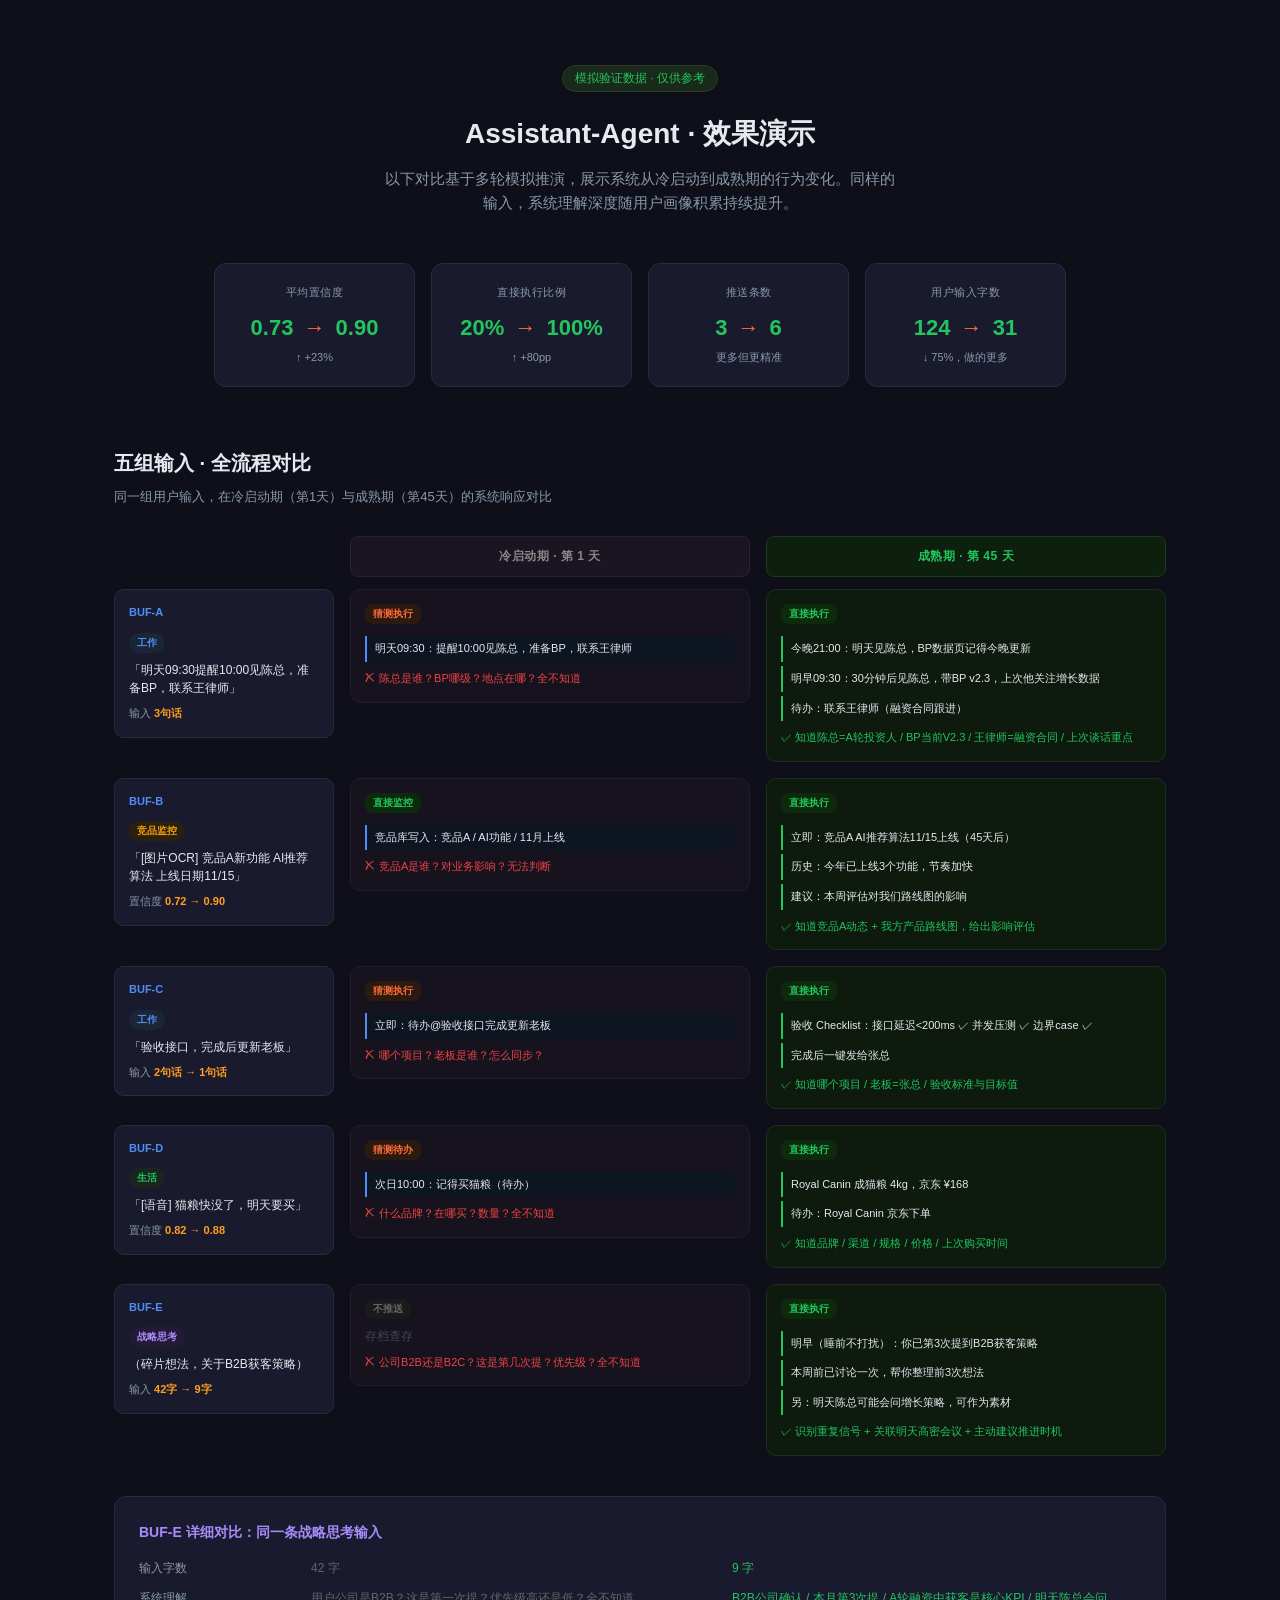
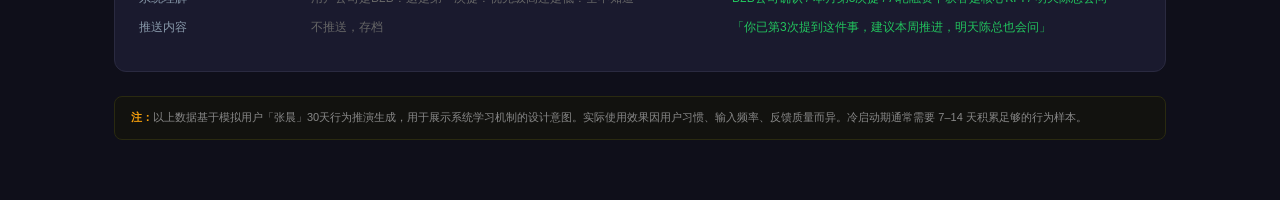
<file: docs/demo.html>
<!DOCTYPE html>
<html lang="zh-CN">
<head>
<meta charset="UTF-8">
<meta name="viewport" content="width=device-width, initial-scale=1.0">
<title>Assistant-Agent · 效果演示</title>
<style>
  :root {
    --bg: #0f0f1a;
    --card: #1a1a2e;
    --card2: #1e2235;
    --border: #2a2a40;
    --orange: #ff6b35;
    --orange-light: #ff9f1c;
    --blue: #4f8ef7;
    --green: #22c55e;
    --purple: #a78bfa;
    --yellow: #f59e0b;
    --red: #ef4444;
    --text: #e8e8f0;
    --mid: #8899aa;
    --dim: #444455;
  }
  * { box-sizing: border-box; margin: 0; padding: 0; }
  body { background: var(--bg); color: var(--text); font-family: 'PingFang SC','Helvetica Neue',Arial,sans-serif; line-height: 1.6; }

  .hero { text-align: center; padding: 64px 24px 48px; }
  .hero h1 { font-size: 28px; font-weight: 700; margin-bottom: 10px; }
  .hero p { color: var(--mid); font-size: 15px; max-width: 520px; margin: 0 auto; }
  .badge { display: inline-block; background: #1a2a1a; color: var(--green); border: 1px solid #2a3a2a; border-radius: 20px; padding: 3px 12px; font-size: 12px; margin-bottom: 20px; }

  /* Key Metrics */
  .metrics { display: grid; grid-template-columns: repeat(4, 1fr); gap: 16px; max-width: 900px; margin: 0 auto 60px; padding: 0 24px; }
  .metric { background: var(--card); border: 1px solid var(--border); border-radius: 12px; padding: 20px; text-align: center; }
  .metric-label { font-size: 11px; color: var(--mid); margin-bottom: 8px; text-transform: uppercase; letter-spacing: .5px; }
  .metric-val { font-size: 22px; font-weight: 700; color: var(--green); }
  .metric-sub { font-size: 11px; color: var(--mid); margin-top: 4px; }
  .arrow { color: var(--orange); margin: 0 4px; }

  /* Section */
  .section { max-width: 1100px; margin: 0 auto 60px; padding: 0 24px; }
  .section-title { font-size: 20px; font-weight: 700; margin-bottom: 8px; }
  .section-sub { color: var(--mid); font-size: 13px; margin-bottom: 28px; }

  /* Compare header */
  .compare-header { display: grid; grid-template-columns: 220px 1fr 1fr; gap: 16px; margin-bottom: 12px; }
  .col-label { font-size: 12px; font-weight: 600; text-transform: uppercase; letter-spacing: .5px; padding: 10px 16px; border-radius: 8px; text-align: center; }
  .col-cold { background: #1a1520; color: #888; border: 1px solid #2a2030; }
  .col-mature { background: #0d1f0d; color: var(--green); border: 1px solid #1a3a1a; }

  /* BUF card */
  .buf-row { display: grid; grid-template-columns: 220px 1fr 1fr; gap: 16px; margin-bottom: 16px; align-items: start; }
  .buf-meta { background: var(--card); border: 1px solid var(--border); border-radius: 10px; padding: 14px; }
  .buf-id { font-size: 11px; font-weight: 700; color: var(--blue); margin-bottom: 6px; }
  .buf-type { display: inline-block; font-size: 10px; padding: 2px 8px; border-radius: 10px; margin-bottom: 8px; font-weight: 600; }
  .type-work { background: #1a2535; color: var(--blue); }
  .type-life { background: #1a2520; color: var(--green); }
  .type-think { background: #251a35; color: var(--purple); }
  .type-monitor { background: #2a2010; color: var(--yellow); }
  .buf-input { font-size: 12px; color: var(--text); line-height: 1.5; margin-bottom: 8px; }
  .buf-conf { font-size: 11px; color: var(--mid); }
  .buf-conf span { color: var(--orange-light); font-weight: 600; }

  .buf-cell { border-radius: 10px; padding: 14px; font-size: 12px; line-height: 1.6; }
  .buf-cell-cold { background: #16121e; border: 1px solid #251a30; }
  .buf-cell-mature { background: #0d1a0d; border: 1px solid #1a3020; }

  .decision { display: inline-block; font-size: 10px; padding: 2px 8px; border-radius: 8px; font-weight: 700; margin-bottom: 8px; }
  .decision-guess { background: #2a1a10; color: var(--orange); }
  .decision-direct { background: #0d2a0d; color: var(--green); }
  .decision-skip { background: #1a1a1a; color: #666; }

  .output-text { color: var(--text); margin-bottom: 8px; }
  .miss { color: var(--red); font-size: 11px; margin-top: 6px; }
  .miss::before { content: "✗ "; }
  .hit { color: var(--green); font-size: 11px; margin-top: 6px; }
  .hit::before { content: "✓ "; }
  .action-item { background: #0d1520; border-left: 2px solid var(--blue); padding: 4px 8px; margin: 4px 0; border-radius: 0 4px 4px 0; font-size: 11px; }
  .action-item-g { background: #0d1a0d; border-left: 2px solid var(--green); padding: 4px 8px; margin: 4px 0; border-radius: 0 4px 4px 0; font-size: 11px; }
  .conf-badge { font-size: 10px; color: var(--mid); }
  .conf-badge span { color: var(--orange-light); }

  /* Summary box */
  .summary-box { background: var(--card); border: 1px solid var(--border); border-radius: 12px; padding: 24px; margin-top: 40px; }
  .summary-title { font-size: 14px; font-weight: 700; color: var(--purple); margin-bottom: 16px; }
  .summary-row { display: grid; grid-template-columns: 160px 1fr 1fr; gap: 12px; margin-bottom: 10px; font-size: 12px; align-items: start; }
  .summary-key { color: var(--mid); }
  .summary-cold { color: #666; }
  .summary-mature { color: var(--green); }

  .note { background: #12120f; border: 1px solid #2a2a10; border-radius: 8px; padding: 12px 16px; font-size: 11px; color: #888; margin-top: 8px; }
  .note strong { color: var(--yellow); }

  @media (max-width: 768px) {
    .metrics { grid-template-columns: repeat(2,1fr); }
    .compare-header, .buf-row { grid-template-columns: 1fr; }
    .compare-header .col-label:first-child { display: none; }
  }
</style>
</head>
<body>

<div class="hero">
  <div class="badge">模拟验证数据 · 仅供参考</div>
  <h1>Assistant-Agent · 效果演示</h1>
  <p>以下对比基于多轮模拟推演，展示系统从冷启动到成熟期的行为变化。同样的输入，系统理解深度随用户画像积累持续提升。</p>
</div>

<!-- Metrics -->
<div class="metrics">
  <div class="metric">
    <div class="metric-label">平均置信度</div>
    <div class="metric-val">0.73 <span class="arrow">→</span> 0.90</div>
    <div class="metric-sub">↑ +23%</div>
  </div>
  <div class="metric">
    <div class="metric-label">直接执行比例</div>
    <div class="metric-val">20% <span class="arrow">→</span> 100%</div>
    <div class="metric-sub">↑ +80pp</div>
  </div>
  <div class="metric">
    <div class="metric-label">推送条数</div>
    <div class="metric-val">3 <span class="arrow">→</span> 6</div>
    <div class="metric-sub">更多但更精准</div>
  </div>
  <div class="metric">
    <div class="metric-label">用户输入字数</div>
    <div class="metric-val">124 <span class="arrow">→</span> 31</div>
    <div class="metric-sub">↓ 75%，做的更多</div>
  </div>
</div>

<!-- Comparison -->
<div class="section">
  <div class="section-title">五组输入 · 全流程对比</div>
  <div class="section-sub">同一组用户输入，在冷启动期（第1天）与成熟期（第45天）的系统响应对比</div>

  <div class="compare-header">
    <div></div>
    <div class="col-label col-cold">冷启动期 · 第 1 天</div>
    <div class="col-label col-mature">成熟期 · 第 45 天</div>
  </div>

  <!-- BUF-A -->
  <div class="buf-row">
    <div class="buf-meta">
      <div class="buf-id">BUF-A</div>
      <div class="buf-type type-work">工作</div>
      <div class="buf-input">「明天09:30提醒10:00见陈总，准备BP，联系王律师」</div>
      <div class="buf-conf">输入 <span>3句话</span></div>
    </div>
    <div class="buf-cell buf-cell-cold">
      <div class="decision decision-guess">猜测执行</div>
      <div class="output-text">
        <div class="action-item">明天09:30：提醒10:00见陈总，准备BP，联系王律师</div>
      </div>
      <div class="miss">陈总是谁？BP哪级？地点在哪？全不知道</div>
    </div>
    <div class="buf-cell buf-cell-mature">
      <div class="decision decision-direct">直接执行</div>
      <div class="output-text">
        <div class="action-item-g">今晚21:00：明天见陈总，BP数据页记得今晚更新</div>
        <div class="action-item-g">明早09:30：30分钟后见陈总，带BP v2.3，上次他关注增长数据</div>
        <div class="action-item-g">待办：联系王律师（融资合同跟进）</div>
      </div>
      <div class="hit">知道陈总=A轮投资人 / BP当前V2.3 / 王律师=融资合同 / 上次谈话重点</div>
    </div>
  </div>

  <!-- BUF-B -->
  <div class="buf-row">
    <div class="buf-meta">
      <div class="buf-id">BUF-B</div>
      <div class="buf-type type-monitor">竞品监控</div>
      <div class="buf-input">「[图片OCR] 竞品A新功能 AI推荐算法 上线日期11/15」</div>
      <div class="buf-conf">置信度 <span>0.72 → 0.90</span></div>
    </div>
    <div class="buf-cell buf-cell-cold">
      <div class="decision decision-direct">直接监控</div>
      <div class="output-text">
        <div class="action-item">竞品库写入：竞品A / AI功能 / 11月上线</div>
      </div>
      <div class="miss">竞品A是谁？对业务影响？无法判断</div>
    </div>
    <div class="buf-cell buf-cell-mature">
      <div class="decision decision-direct">直接执行</div>
      <div class="output-text">
        <div class="action-item-g">立即：竞品A AI推荐算法11/15上线（45天后）</div>
        <div class="action-item-g">历史：今年已上线3个功能，节奏加快</div>
        <div class="action-item-g">建议：本周评估对我们路线图的影响</div>
      </div>
      <div class="hit">知道竞品A动态 + 我方产品路线图，给出影响评估</div>
    </div>
  </div>

  <!-- BUF-C -->
  <div class="buf-row">
    <div class="buf-meta">
      <div class="buf-id">BUF-C</div>
      <div class="buf-type type-work">工作</div>
      <div class="buf-input">「验收接口，完成后更新老板」</div>
      <div class="buf-conf">输入 <span>2句话 → 1句话</span></div>
    </div>
    <div class="buf-cell buf-cell-cold">
      <div class="decision decision-guess">猜测执行</div>
      <div class="output-text">
        <div class="action-item">立即：待办@验收接口完成更新老板</div>
      </div>
      <div class="miss">哪个项目？老板是谁？怎么同步？</div>
    </div>
    <div class="buf-cell buf-cell-mature">
      <div class="decision decision-direct">直接执行</div>
      <div class="output-text">
        <div class="action-item-g">验收 Checklist：接口延迟&lt;200ms ✓ 并发压测 ✓ 边界case ✓</div>
        <div class="action-item-g">完成后一键发给张总</div>
      </div>
      <div class="hit">知道哪个项目 / 老板=张总 / 验收标准与目标值</div>
    </div>
  </div>

  <!-- BUF-D -->
  <div class="buf-row">
    <div class="buf-meta">
      <div class="buf-id">BUF-D</div>
      <div class="buf-type type-life">生活</div>
      <div class="buf-input">「[语音] 猫粮快没了，明天要买」</div>
      <div class="buf-conf">置信度 <span>0.82 → 0.88</span></div>
    </div>
    <div class="buf-cell buf-cell-cold">
      <div class="decision decision-guess">猜测待办</div>
      <div class="output-text">
        <div class="action-item">次日10:00：记得买猫粮（待办）</div>
      </div>
      <div class="miss">什么品牌？在哪买？数量？全不知道</div>
    </div>
    <div class="buf-cell buf-cell-mature">
      <div class="decision decision-direct">直接执行</div>
      <div class="output-text">
        <div class="action-item-g">Royal Canin 成猫粮 4kg，京东 ¥168</div>
        <div class="action-item-g">待办：Royal Canin 京东下单</div>
      </div>
      <div class="hit">知道品牌 / 渠道 / 规格 / 价格 / 上次购买时间</div>
    </div>
  </div>

  <!-- BUF-E -->
  <div class="buf-row">
    <div class="buf-meta">
      <div class="buf-id">BUF-E</div>
      <div class="buf-type type-think">战略思考</div>
      <div class="buf-input">（碎片想法，关于B2B获客策略）</div>
      <div class="buf-conf">输入 <span>42字 → 9字</span></div>
    </div>
    <div class="buf-cell buf-cell-cold">
      <div class="decision decision-skip">不推送</div>
      <div class="output-text" style="color:var(--dim);">存档查存</div>
      <div class="miss">公司B2B还是B2C？这是第几次提？优先级？全不知道</div>
    </div>
    <div class="buf-cell buf-cell-mature">
      <div class="decision decision-direct">直接执行</div>
      <div class="output-text">
        <div class="action-item-g">明早（睡前不打扰）：你已第3次提到B2B获客策略</div>
        <div class="action-item-g">本周前已讨论一次，帮你整理前3次想法</div>
        <div class="action-item-g">另：明天陈总可能会问增长策略，可作为素材</div>
      </div>
      <div class="hit">识别重复信号 + 关联明天高密会议 + 主动建议推进时机</div>
    </div>
  </div>

  <!-- Summary -->
  <div class="summary-box">
    <div class="summary-title">BUF-E 详细对比：同一条战略思考输入</div>
    <div class="summary-row">
      <div class="summary-key">输入字数</div>
      <div class="summary-cold">42 字</div>
      <div class="summary-mature">9 字</div>
    </div>
    <div class="summary-row">
      <div class="summary-key">系统理解</div>
      <div class="summary-cold">用户公司是B2B？这是第一次提？优先级高还是低？全不知道</div>
      <div class="summary-mature">B2B公司确认 / 本月第3次提 / A轮融资中获客是核心KPI / 明天陈总会问</div>
    </div>
    <div class="summary-row">
      <div class="summary-key">推送内容</div>
      <div class="summary-cold">不推送，存档</div>
      <div class="summary-mature">「你已第3次提到这件事，建议本周推进，明天陈总也会问」</div>
    </div>
  </div>

  <div class="note" style="margin-top:24px;">
    <strong>注：</strong>以上数据基于模拟用户「张晨」30天行为推演生成，用于展示系统学习机制的设计意图。实际使用效果因用户习惯、输入频率、反馈质量而异。冷启动期通常需要 7–14 天积累足够的行为样本。
  </div>
</div>

</body>
</html>
</file>
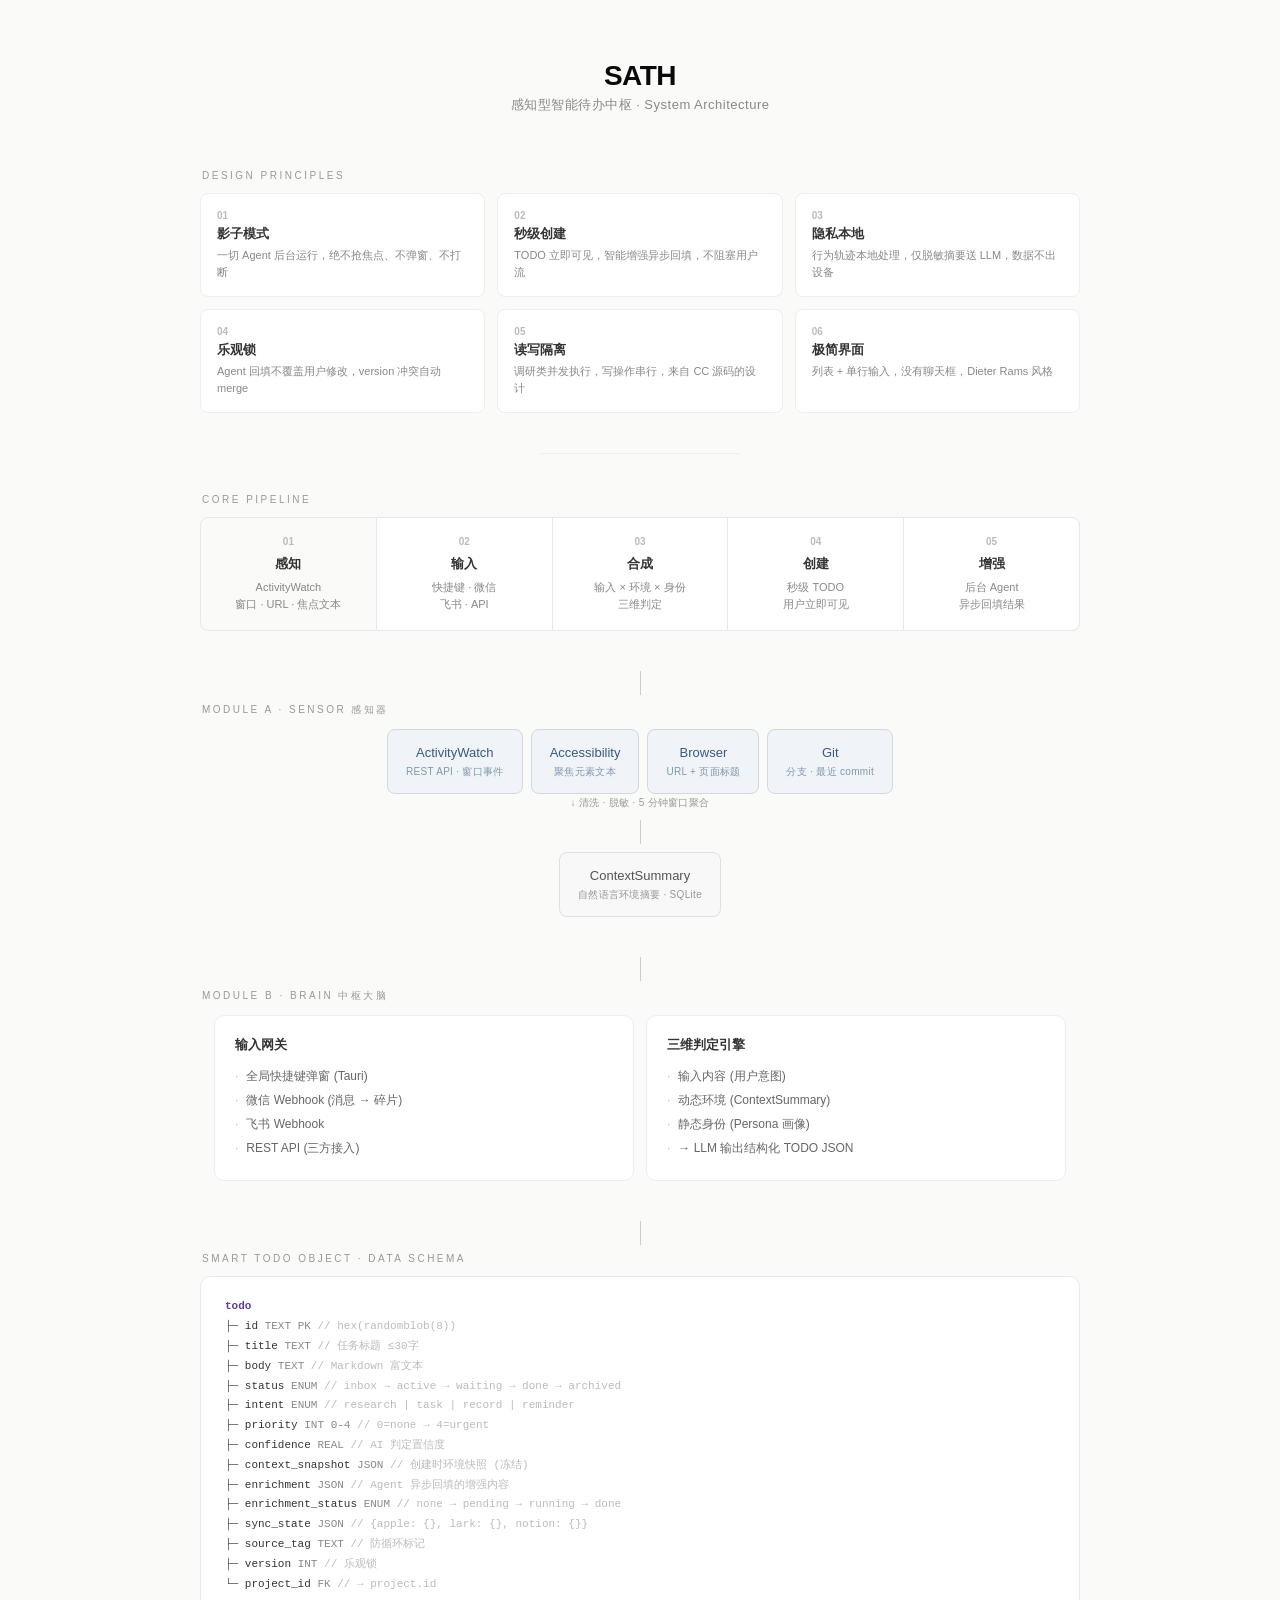
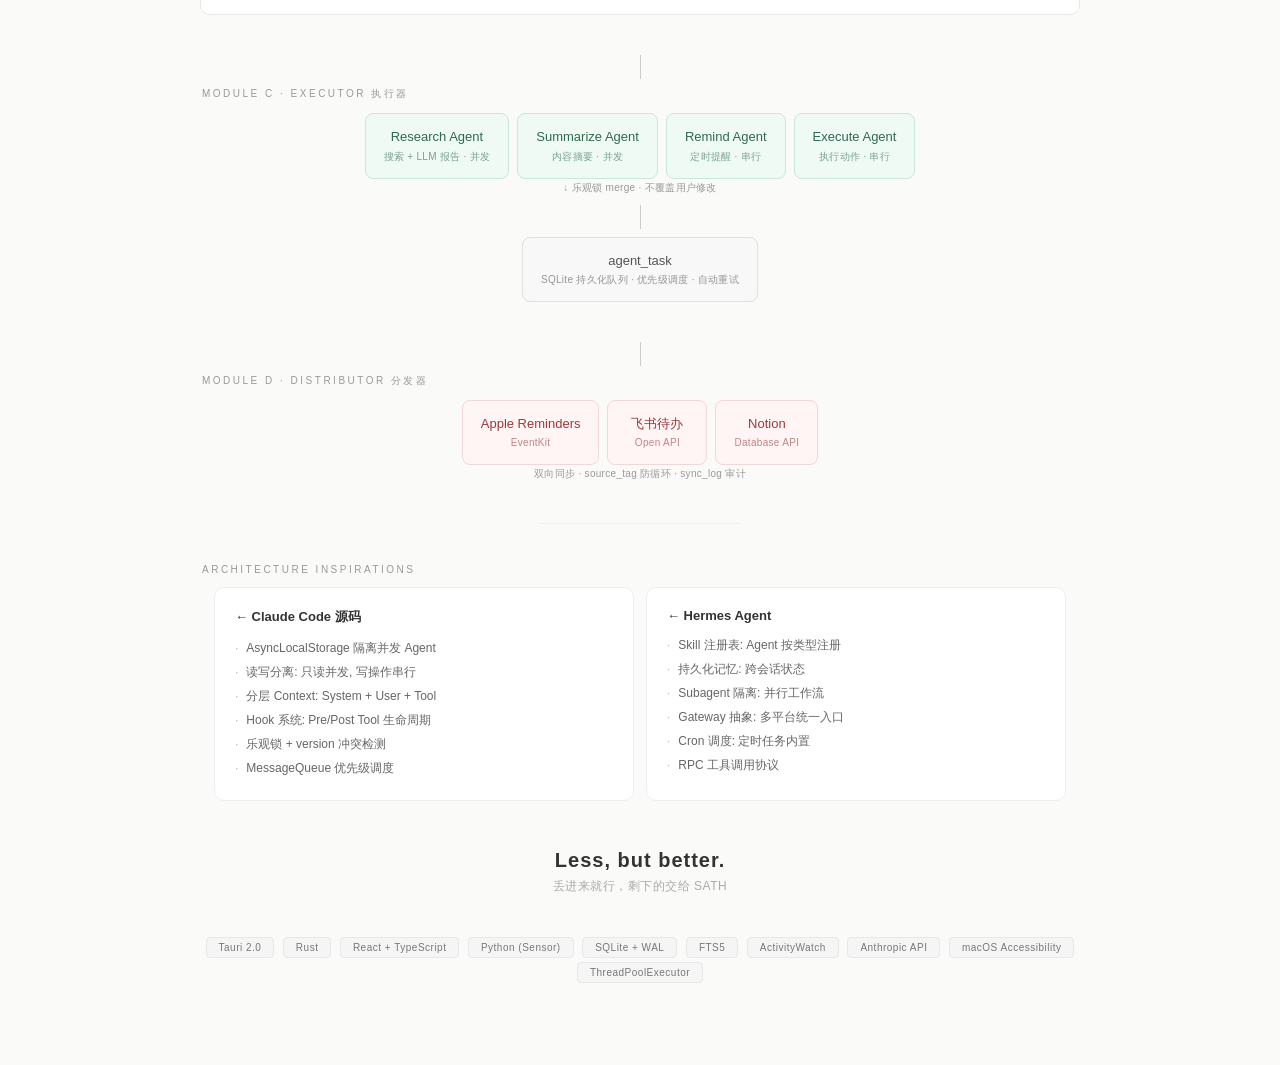
<file: sath-source/docs/architecture.html>
<!DOCTYPE html>
<html lang="zh">
<head>
<meta charset="UTF-8">
<title>SATH · 系统架构</title>
<style>
  /* Dieter Rams: Less, but better. */
  * { margin: 0; padding: 0; box-sizing: border-box; }
  body {
    background: #fafaf8;
    color: #1a1a1a;
    font-family: -apple-system, "SF Pro Text", "PingFang SC", "Helvetica Neue", sans-serif;
    min-height: 100vh;
    padding: 60px 24px 80px;
    -webkit-font-smoothing: antialiased;
  }

  /* Typography — Braun TP1 clarity */
  h1 {
    text-align: center;
    font-size: 28px;
    font-weight: 600;
    letter-spacing: -0.5px;
    color: #0a0a0a;
    margin-bottom: 4px;
  }
  .subtitle {
    text-align: center;
    font-size: 13px;
    color: #888;
    font-weight: 400;
    letter-spacing: 0.5px;
    margin-bottom: 56px;
  }

  /* Container */
  .flow {
    max-width: 880px;
    margin: 0 auto;
  }

  /* Section labels — minimal, uppercase */
  .section { margin-bottom: 32px; }
  .section-label {
    font-size: 10px;
    text-transform: uppercase;
    letter-spacing: 2.5px;
    color: #999;
    margin-bottom: 12px;
    padding-left: 2px;
    font-weight: 500;
  }

  /* Nodes — Rams' functional honesty */
  .row {
    display: flex;
    gap: 8px;
    justify-content: center;
    flex-wrap: wrap;
  }
  .node {
    padding: 14px 18px;
    border-radius: 8px;
    font-size: 13px;
    font-weight: 500;
    text-align: center;
    min-width: 100px;
    transition: transform 0.15s ease;
    line-height: 1.4;
  }
  .node:hover { transform: translateY(-1px); }
  .node small {
    display: block;
    font-size: 10px;
    font-weight: 400;
    opacity: 0.6;
    margin-top: 3px;
    letter-spacing: 0.3px;
  }

  /* Color system — restrained, functional */
  .sensor   { background: #f0f4f8; border: 1px solid #d0d8e0; color: #3a5a7c; }
  .brain    { background: #f5f0ff; border: 1px solid #d8d0f0; color: #5b3e9e; }
  .executor { background: #f0faf5; border: 1px solid #c8e8d8; color: #2d6a4f; }
  .output   { background: #fdf8f0; border: 1px solid #e8dcc8; color: #8b6914; }
  .sync     { background: #fff5f5; border: 1px solid #f0d8d8; color: #9b3a3a; }
  .storage  { background: #f8f8f8; border: 1px solid #e0e0e0; color: #555; }

  /* Arrows — pure, geometric */
  .arrow {
    display: flex;
    justify-content: center;
    padding: 8px 0;
  }
  .arrow::before {
    content: "";
    width: 1px;
    height: 24px;
    background: #ccc;
  }
  .arrow-label {
    font-size: 10px;
    color: #999;
    text-align: center;
    padding: 2px 0;
    letter-spacing: 0.3px;
  }

  /* Dual columns */
  .dual {
    display: flex;
    gap: 12px;
    justify-content: center;
  }
  .dual-box {
    flex: 1;
    max-width: 420px;
    padding: 20px;
    border-radius: 10px;
    background: #fff;
    border: 1px solid #eee;
  }
  .dual-box h3 {
    font-size: 13px;
    font-weight: 600;
    margin-bottom: 10px;
    color: #333;
  }
  .dual-box ul {
    list-style: none;
    font-size: 12px;
    line-height: 2;
    color: #666;
  }
  .dual-box ul li::before {
    content: "·";
    margin-right: 8px;
    color: #bbb;
  }

  /* Pipeline flow — horizontal */
  .pipeline {
    display: flex;
    gap: 0;
    justify-content: center;
    align-items: stretch;
    margin: 8px 0;
  }
  .pipe-step {
    flex: 1;
    max-width: 180px;
    padding: 16px 14px;
    text-align: center;
    border: 1px solid #e8e8e8;
    background: #fff;
    font-size: 12px;
    line-height: 1.6;
    position: relative;
  }
  .pipe-step:first-child { border-radius: 8px 0 0 8px; }
  .pipe-step:last-child { border-radius: 0 8px 8px 0; }
  .pipe-step + .pipe-step { border-left: none; }
  .pipe-step .step-num {
    font-size: 10px;
    color: #bbb;
    font-weight: 600;
    margin-bottom: 4px;
  }
  .pipe-step .step-title {
    font-weight: 600;
    color: #333;
    font-size: 13px;
    margin-bottom: 4px;
  }
  .pipe-step .step-desc { color: #888; font-size: 11px; }
  .pipe-step.active { background: #fafaf8; }

  /* Data schema preview */
  .schema-preview {
    background: #fff;
    border: 1px solid #e8e8e8;
    border-radius: 10px;
    padding: 20px 24px;
    font-family: "SF Mono", "Fira Code", monospace;
    font-size: 11px;
    line-height: 1.8;
    color: #555;
    overflow-x: auto;
    margin: 8px 0;
  }
  .schema-preview .table-name { color: #5b3e9e; font-weight: 600; }
  .schema-preview .field { color: #333; }
  .schema-preview .type { color: #888; }
  .schema-preview .comment { color: #bbb; }

  /* Tech badges */
  .tech-row { text-align: center; margin-top: 40px; }
  .tech-badge {
    display: inline-block;
    padding: 4px 12px;
    border-radius: 4px;
    font-size: 10px;
    font-weight: 500;
    background: #f5f5f5;
    border: 1px solid #e8e8e8;
    color: #777;
    margin: 2px;
    letter-spacing: 0.5px;
  }

  /* Tagline */
  .tagline {
    text-align: center;
    margin-top: 48px;
    font-size: 20px;
    font-weight: 600;
    color: #333;
    letter-spacing: 1px;
  }
  .tagline-sub {
    text-align: center;
    font-size: 12px;
    color: #aaa;
    margin-top: 6px;
    letter-spacing: 0.5px;
  }

  /* Separator */
  .sep {
    height: 1px;
    background: #eee;
    margin: 40px auto;
    max-width: 200px;
  }

  /* Principle cards */
  .principles {
    display: grid;
    grid-template-columns: repeat(3, 1fr);
    gap: 12px;
    margin: 12px 0;
  }
  .principle {
    padding: 16px;
    background: #fff;
    border: 1px solid #eee;
    border-radius: 8px;
  }
  .principle .p-num {
    font-size: 10px;
    color: #bbb;
    font-weight: 600;
    margin-bottom: 4px;
  }
  .principle .p-title {
    font-size: 13px;
    font-weight: 600;
    color: #333;
    margin-bottom: 4px;
  }
  .principle .p-desc {
    font-size: 11px;
    color: #888;
    line-height: 1.5;
  }
</style>
</head>
<body>

<h1>SATH</h1>
<p class="subtitle">感知型智能待办中枢 · System Architecture</p>

<div class="flow">

  <!-- ====== Design Principles ====== -->
  <div class="section">
    <div class="section-label">Design Principles</div>
    <div class="principles">
      <div class="principle">
        <div class="p-num">01</div>
        <div class="p-title">影子模式</div>
        <div class="p-desc">一切 Agent 后台运行，绝不抢焦点、不弹窗、不打断</div>
      </div>
      <div class="principle">
        <div class="p-num">02</div>
        <div class="p-title">秒级创建</div>
        <div class="p-desc">TODO 立即可见，智能增强异步回填，不阻塞用户流</div>
      </div>
      <div class="principle">
        <div class="p-num">03</div>
        <div class="p-title">隐私本地</div>
        <div class="p-desc">行为轨迹本地处理，仅脱敏摘要送 LLM，数据不出设备</div>
      </div>
      <div class="principle">
        <div class="p-num">04</div>
        <div class="p-title">乐观锁</div>
        <div class="p-desc">Agent 回填不覆盖用户修改，version 冲突自动 merge</div>
      </div>
      <div class="principle">
        <div class="p-num">05</div>
        <div class="p-title">读写隔离</div>
        <div class="p-desc">调研类并发执行，写操作串行，来自 CC 源码的设计</div>
      </div>
      <div class="principle">
        <div class="p-num">06</div>
        <div class="p-title">极简界面</div>
        <div class="p-desc">列表 + 单行输入，没有聊天框，Dieter Rams 风格</div>
      </div>
    </div>
  </div>

  <div class="sep"></div>

  <!-- ====== Main Pipeline ====== -->
  <div class="section">
    <div class="section-label">Core Pipeline</div>
    <div class="pipeline">
      <div class="pipe-step active">
        <div class="step-num">01</div>
        <div class="step-title">感知</div>
        <div class="step-desc">ActivityWatch<br>窗口 · URL · 焦点文本</div>
      </div>
      <div class="pipe-step">
        <div class="step-num">02</div>
        <div class="step-title">输入</div>
        <div class="step-desc">快捷键 · 微信<br>飞书 · API</div>
      </div>
      <div class="pipe-step">
        <div class="step-num">03</div>
        <div class="step-title">合成</div>
        <div class="step-desc">输入 × 环境 × 身份<br>三维判定</div>
      </div>
      <div class="pipe-step">
        <div class="step-num">04</div>
        <div class="step-title">创建</div>
        <div class="step-desc">秒级 TODO<br>用户立即可见</div>
      </div>
      <div class="pipe-step">
        <div class="step-num">05</div>
        <div class="step-title">增强</div>
        <div class="step-desc">后台 Agent<br>异步回填结果</div>
      </div>
    </div>
  </div>

  <div class="arrow"></div>

  <!-- ====== Module A: Sensor ====== -->
  <div class="section">
    <div class="section-label">Module A · Sensor 感知器</div>
    <div class="row">
      <div class="node sensor">ActivityWatch<small>REST API · 窗口事件</small></div>
      <div class="node sensor">Accessibility<small>聚焦元素文本</small></div>
      <div class="node sensor">Browser<small>URL + 页面标题</small></div>
      <div class="node sensor">Git<small>分支 · 最近 commit</small></div>
    </div>
    <div class="arrow-label">↓ 清洗 · 脱敏 · 5 分钟窗口聚合</div>
    <div class="arrow"></div>
    <div class="row">
      <div class="node storage">ContextSummary<small>自然语言环境摘要 · SQLite</small></div>
    </div>
  </div>

  <div class="arrow"></div>

  <!-- ====== Module B: Brain ====== -->
  <div class="section">
    <div class="section-label">Module B · Brain 中枢大脑</div>
    <div class="dual">
      <div class="dual-box">
        <h3>输入网关</h3>
        <ul>
          <li>全局快捷键弹窗 (Tauri)</li>
          <li>微信 Webhook (消息 → 碎片)</li>
          <li>飞书 Webhook</li>
          <li>REST API (三方接入)</li>
        </ul>
      </div>
      <div class="dual-box">
        <h3>三维判定引擎</h3>
        <ul>
          <li>输入内容 (用户意图)</li>
          <li>动态环境 (ContextSummary)</li>
          <li>静态身份 (Persona 画像)</li>
          <li>→ LLM 输出结构化 TODO JSON</li>
        </ul>
      </div>
    </div>
  </div>

  <div class="arrow"></div>

  <!-- ====== Data Schema ====== -->
  <div class="section">
    <div class="section-label">Smart TODO Object · Data Schema</div>
    <div class="schema-preview">
      <span class="table-name">todo</span><br>
      ├─ <span class="field">id</span> <span class="type">TEXT PK</span> <span class="comment">// hex(randomblob(8))</span><br>
      ├─ <span class="field">title</span> <span class="type">TEXT</span> <span class="comment">// 任务标题 ≤30字</span><br>
      ├─ <span class="field">body</span> <span class="type">TEXT</span> <span class="comment">// Markdown 富文本</span><br>
      ├─ <span class="field">status</span> <span class="type">ENUM</span> <span class="comment">// inbox → active → waiting → done → archived</span><br>
      ├─ <span class="field">intent</span> <span class="type">ENUM</span> <span class="comment">// research | task | record | reminder</span><br>
      ├─ <span class="field">priority</span> <span class="type">INT 0-4</span> <span class="comment">// 0=none → 4=urgent</span><br>
      ├─ <span class="field">confidence</span> <span class="type">REAL</span> <span class="comment">// AI 判定置信度</span><br>
      ├─ <span class="field">context_snapshot</span> <span class="type">JSON</span> <span class="comment">// 创建时环境快照 (冻结)</span><br>
      ├─ <span class="field">enrichment</span> <span class="type">JSON</span> <span class="comment">// Agent 异步回填的增强内容</span><br>
      ├─ <span class="field">enrichment_status</span> <span class="type">ENUM</span> <span class="comment">// none → pending → running → done</span><br>
      ├─ <span class="field">sync_state</span> <span class="type">JSON</span> <span class="comment">// {apple: {}, lark: {}, notion: {}}</span><br>
      ├─ <span class="field">source_tag</span> <span class="type">TEXT</span> <span class="comment">// 防循环标记</span><br>
      ├─ <span class="field">version</span> <span class="type">INT</span> <span class="comment">// 乐观锁</span><br>
      └─ <span class="field">project_id</span> <span class="type">FK</span> <span class="comment">// → project.id</span>
    </div>
  </div>

  <div class="arrow"></div>

  <!-- ====== Module C: Executor ====== -->
  <div class="section">
    <div class="section-label">Module C · Executor 执行器</div>
    <div class="row">
      <div class="node executor">Research Agent<small>搜索 + LLM 报告 · 并发</small></div>
      <div class="node executor">Summarize Agent<small>内容摘要 · 并发</small></div>
      <div class="node executor">Remind Agent<small>定时提醒 · 串行</small></div>
      <div class="node executor">Execute Agent<small>执行动作 · 串行</small></div>
    </div>
    <div class="arrow-label">↓ 乐观锁 merge · 不覆盖用户修改</div>
    <div class="arrow"></div>
    <div class="row">
      <div class="node storage">agent_task<small>SQLite 持久化队列 · 优先级调度 · 自动重试</small></div>
    </div>
  </div>

  <div class="arrow"></div>

  <!-- ====== Module D: Sync ====== -->
  <div class="section">
    <div class="section-label">Module D · Distributor 分发器</div>
    <div class="row">
      <div class="node sync">Apple Reminders<small>EventKit</small></div>
      <div class="node sync">飞书待办<small>Open API</small></div>
      <div class="node sync">Notion<small>Database API</small></div>
    </div>
    <div class="arrow-label">双向同步 · source_tag 防循环 · sync_log 审计</div>
  </div>

  <div class="sep"></div>

  <!-- ====== Borrowed from CC & Hermes ====== -->
  <div class="section">
    <div class="section-label">Architecture Inspirations</div>
    <div class="dual">
      <div class="dual-box">
        <h3>← Claude Code 源码</h3>
        <ul>
          <li>AsyncLocalStorage 隔离并发 Agent</li>
          <li>读写分离: 只读并发, 写操作串行</li>
          <li>分层 Context: System + User + Tool</li>
          <li>Hook 系统: Pre/Post Tool 生命周期</li>
          <li>乐观锁 + version 冲突检测</li>
          <li>MessageQueue 优先级调度</li>
        </ul>
      </div>
      <div class="dual-box">
        <h3>← Hermes Agent</h3>
        <ul>
          <li>Skill 注册表: Agent 按类型注册</li>
          <li>持久化记忆: 跨会话状态</li>
          <li>Subagent 隔离: 并行工作流</li>
          <li>Gateway 抽象: 多平台统一入口</li>
          <li>Cron 调度: 定时任务内置</li>
          <li>RPC 工具调用协议</li>
        </ul>
      </div>
    </div>
  </div>

  <!-- ====== Tagline ====== -->
  <div class="tagline">Less, but better.</div>
  <p class="tagline-sub">丢进来就行，剩下的交给 SATH</p>

  <!-- ====== Tech Stack ====== -->
  <div class="tech-row">
    <span class="tech-badge">Tauri 2.0</span>
    <span class="tech-badge">Rust</span>
    <span class="tech-badge">React + TypeScript</span>
    <span class="tech-badge">Python (Sensor)</span>
    <span class="tech-badge">SQLite + WAL</span>
    <span class="tech-badge">FTS5</span>
    <span class="tech-badge">ActivityWatch</span>
    <span class="tech-badge">Anthropic API</span>
    <span class="tech-badge">macOS Accessibility</span>
    <span class="tech-badge">ThreadPoolExecutor</span>
  </div>

</div>

</body>
</html>
</file>
